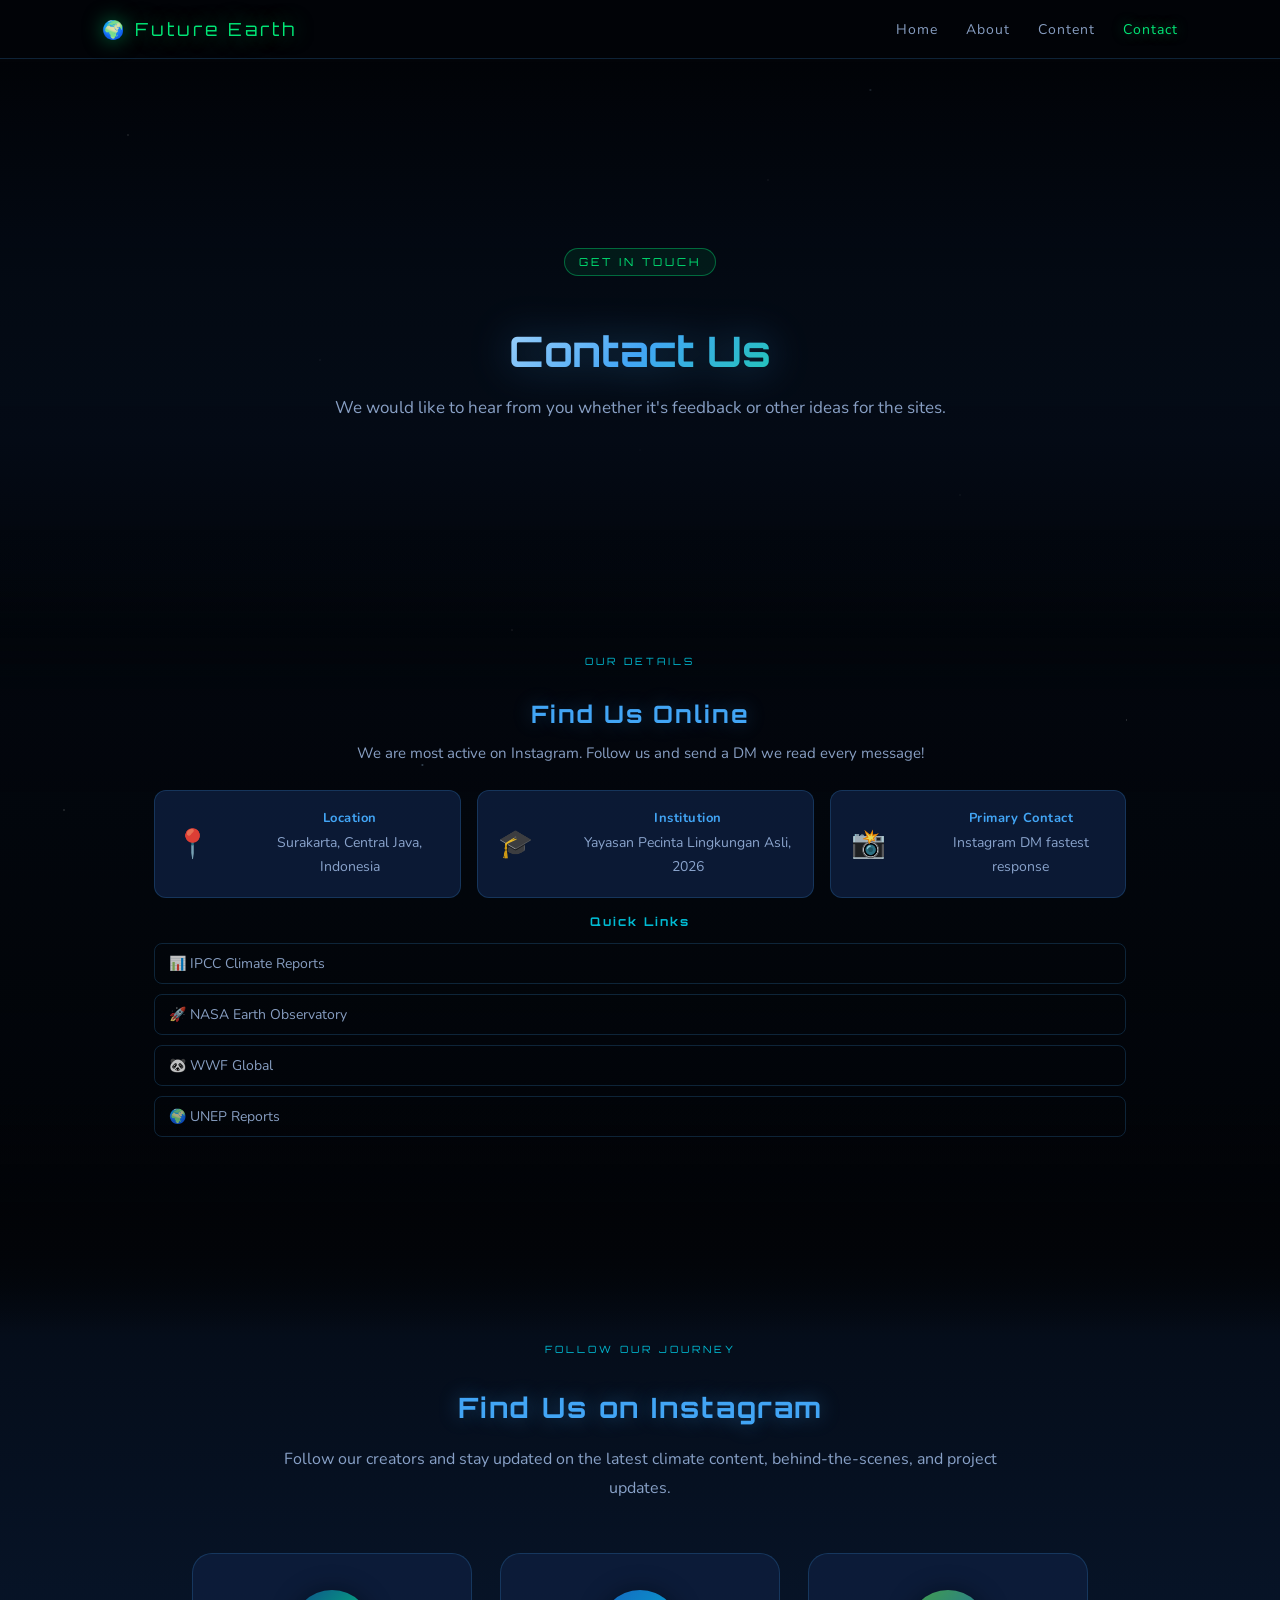
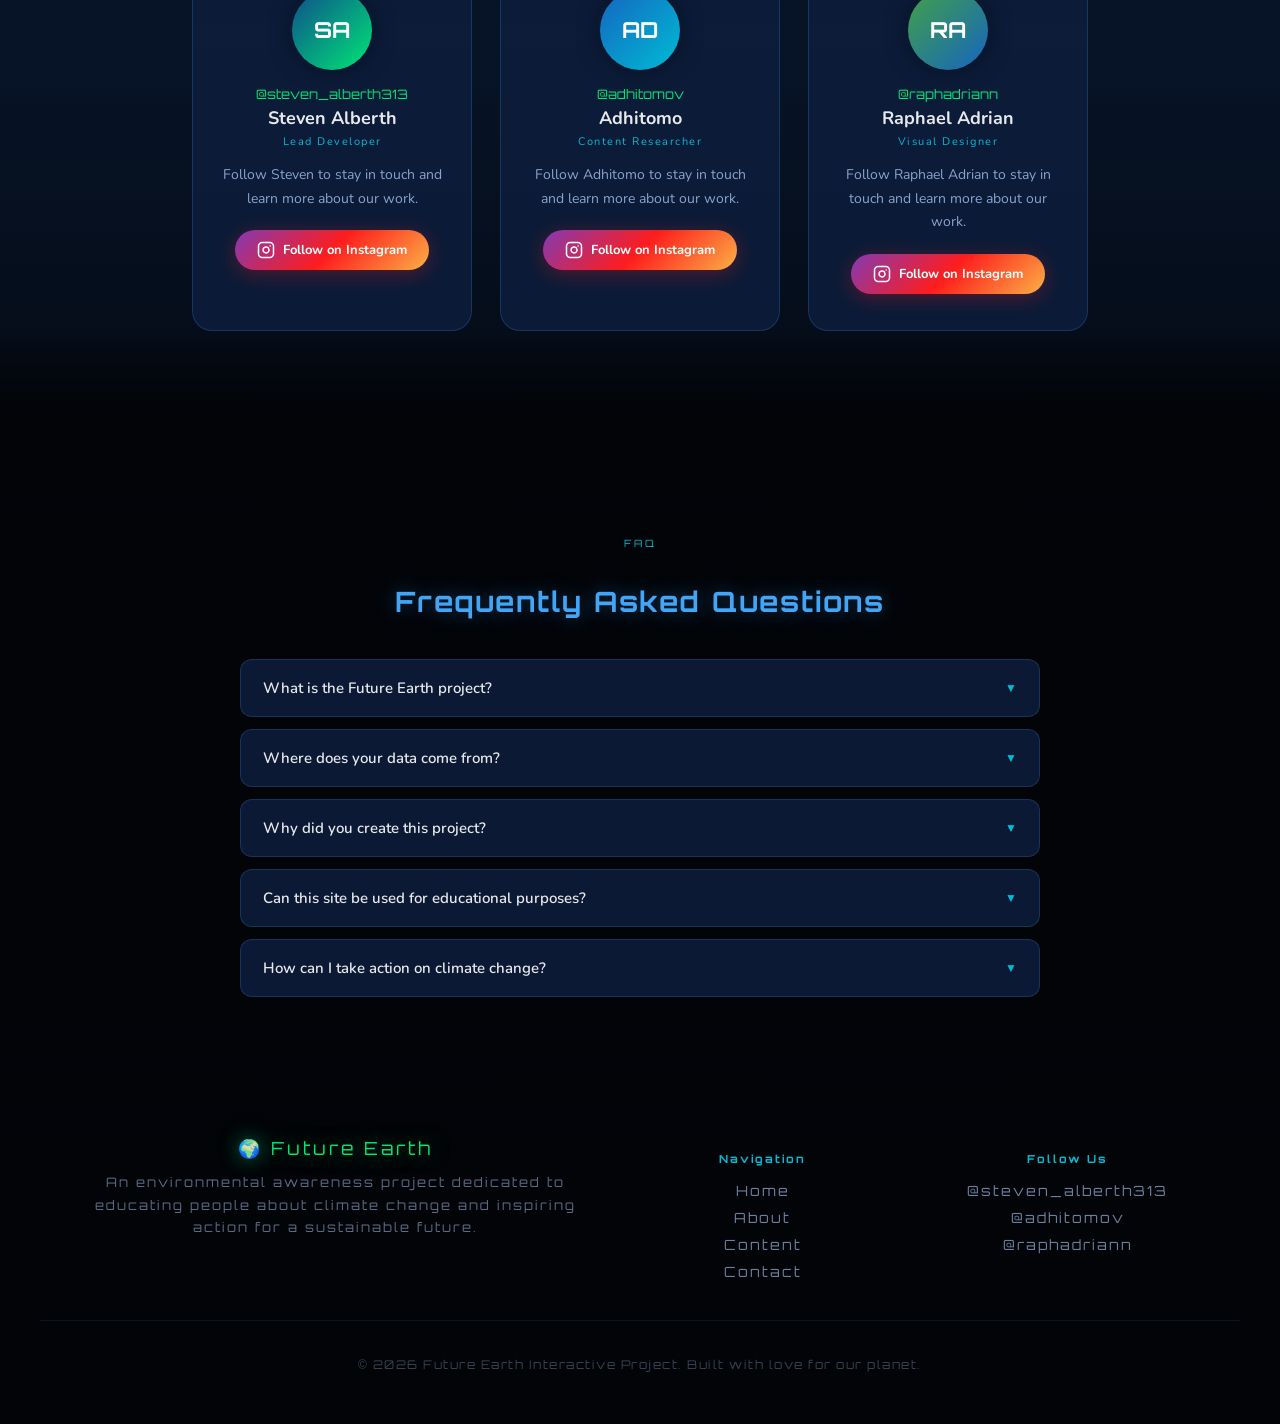
<file: contact.html>
<!DOCTYPE html>
<html lang="en">

<head>
  <meta charset="UTF-8">
  <meta name="viewport" content="width=device-width, initial-scale=1.0">
  <title>Future Earth – Contact</title>
  <link rel="icon" type="image/png" href="earth.png">
  <link rel="stylesheet" href="style.css">
  <link href="https://unpkg.com/aos@2.3.1/dist/aos.css" rel="stylesheet">
</head>

<body>

  <nav>
    <a href="index.html" class="nav-logo">🌍 Future Earth</a>
    <button class="nav-toggle" onclick="toggleMenu()">☰</button>
    <ul id="navMenu">
      <li><a href="index.html">Home</a></li>
      <li><a href="about.html">About</a></li>
      <li><a href="content.html">Content</a></li>
      <li><a href="contact.html" class="active">Contact</a></li>
    </ul>
  </nav>

  <header class="page-hero"
    style="background-image:url('https://images.unsplash.com/photo-1451187580459-43490279c0fa?w=1600')">
    <div class="hero-overlay"></div>
    <div class="page-hero-content" data-aos="fade-up">
      <span class="hero-tag">GET IN TOUCH</span>
      <h1>Contact Us</h1>
      <p>We would like to hear from you whether it's feedback or other ideas for the sites.</p>
    </div>
  </header>

  <!-- CONTACT INTRO -->
  <section class="section">
    <div class="section-inner">
      <div class="contact-layout">

        <!-- INFO -->
        <div class="contact-info-wrap" data-aos="fade-left">
          <span class="label">OUR DETAILS</span>
          <h2>Find Us Online</h2>
          <p>We are most active on Instagram. Follow us and send a DM we read every message!</p>

          <div class="contact-info-cards">
            <div class="info-card">
              <div class="info-icon">📍</div>
              <div>
                <strong>Location</strong>
                <p>Surakarta, Central Java, Indonesia</p>
              </div>
            </div>
            <div class="info-card">
              <div class="info-icon">🎓</div>
              <div>
                <strong>Institution</strong>
                <p>Yayasan Pecinta Lingkungan Asli, 2026</p>
              </div>
            </div>
            <div class="info-card">
              <div class="info-icon">📸</div>
              <div>
                <strong>Primary Contact</strong>
                <p>Instagram DM fastest response</p>
              </div>
            </div>
          </div>

          <div class="quick-links">
            <h4>Quick Links</h4>
            <a href="https://ipcc.ch" target="_blank" class="quick-link">📊 IPCC Climate Reports</a>
            <a href="https://nasa.gov/earth" target="_blank" class="quick-link">🚀 NASA Earth Observatory</a>
            <a href="https://wwf.org" target="_blank" class="quick-link">🐼 WWF Global</a>
            <a href="https://unep.org" target="_blank" class="quick-link">🌍 UNEP Reports</a>
          </div>
        </div>

      </div>
    </div>
  </section>

  <!-- TEAM INSTAGRAM -->
  <section class="section dark">
    <div class="section-inner">
      <span class="label" data-aos="fade-up">FOLLOW OUR JOURNEY</span>
      <h2 data-aos="fade-up">Find Us on Instagram</h2>
      <p class="section-sub" data-aos="fade-up">Follow our creators and stay updated on the latest climate content,
        behind-the-scenes, and project updates.</p>

      <div class="ig-cards" data-aos="fade-up">

        <div class="ig-card">
          <div class="ig-avatar" style="background:linear-gradient(135deg,#0e4d8c,#00e676)">SA</div>
          <div class="ig-handle">@steven_alberth313</div>
          <div class="ig-name">Steven Alberth</div>
          <div class="ig-role">Lead Developer</div>
          <p>Follow Steven to stay in touch and learn more about our work.
          </p>
          <a href="https://instagram.com/steven_alberth313" target="_blank" class="btn-ig">
            <svg xmlns="http://www.w3.org/2000/svg" width="18" height="18" viewBox="0 0 24 24" fill="none"
              stroke="currentColor" stroke-width="2" stroke-linecap="round" stroke-linejoin="round">
              <rect x="2" y="2" width="20" height="20" rx="5" ry="5" />
              <path d="M16 11.37A4 4 0 1 1 12.63 8 4 4 0 0 1 16 11.37z" />
              <line x1="17.5" y1="6.5" x2="17.51" y2="6.5" />
            </svg>
            Follow on Instagram
          </a>
        </div>

        <div class="ig-card">
          <div class="ig-avatar" style="background:linear-gradient(135deg,#1565c0,#00bcd4)">AD</div>
          <div class="ig-handle">@adhitomov</div>
          <div class="ig-name">Adhitomo</div>
          <div class="ig-role">Content Researcher</div>
          <p>Follow Adhitomo to stay in touch and learn more about our work.</p>
          <a href="https://instagram.com/adhitomov" target="_blank" class="btn-ig">
            <svg xmlns="http://www.w3.org/2000/svg" width="18" height="18" viewBox="0 0 24 24" fill="none"
              stroke="currentColor" stroke-width="2" stroke-linecap="round" stroke-linejoin="round">
              <rect x="2" y="2" width="20" height="20" rx="5" ry="5" />
              <path d="M16 11.37A4 4 0 1 1 12.63 8 4 4 0 0 1 16 11.37z" />
              <line x1="17.5" y1="6.5" x2="17.51" y2="6.5" />
            </svg>
            Follow on Instagram
          </a>
        </div>

        <div class="ig-card">
          <div class="ig-avatar" style="background:linear-gradient(135deg,#43a047,#1565c0)">RA</div>
          <div class="ig-handle">@raphadriann</div>
          <div class="ig-name">Raphael Adrian</div>
          <div class="ig-role">Visual Designer</div>
          <p>Follow Raphael Adrian to stay in touch and learn more about our work.</p>
          <a href="https://instagram.com/raphadriann" target="_blank" class="btn-ig">
            <svg xmlns="http://www.w3.org/2000/svg" width="18" height="18" viewBox="0 0 24 24" fill="none"
              stroke="currentColor" stroke-width="2" stroke-linecap="round" stroke-linejoin="round">
              <rect x="2" y="2" width="20" height="20" rx="5" ry="5" />
              <path d="M16 11.37A4 4 0 1 1 12.63 8 4 4 0 0 1 16 11.37z" />
              <line x1="17.5" y1="6.5" x2="17.51" y2="6.5" />
            </svg>
            Follow on Instagram
          </a>
        </div>

      </div>
    </div>
  </section>

  <!-- FAQ -->
  <section class="section">
    <div class="section-inner">
      <span class="label" data-aos="fade-up">FAQ</span>
      <h2 data-aos="fade-up">Frequently Asked Questions</h2>
      <div class="faq-list" data-aos="fade-up">

        <div class="faq-item" onclick="toggleFaq(this)">
          <div class="faq-q">What is the Future Earth project? <span class="faq-arrow">▼</span></div>
          <div class="faq-a">Future Earth is a student-created interactive web project focused on raising awareness
            about climate change and environmental issues. We use data visualization, interactive tools, and educational
            content to help people understand the urgency of the climate crisis and what they can do about it.</div>
        </div>

        <div class="faq-item" onclick="toggleFaq(this)">
          <div class="faq-q">Where does your data come from? <span class="faq-arrow">▼</span></div>
          <div class="faq-a">All our data is sourced from internationally recognized scientific organizations including
            NASA, the IPCC (Intergovernmental Panel on Climate Change), NOAA, UNEP, WWF, and peer-reviewed scientific
            journals such as Nature and Science. We strive to keep our information current and accurate.</div>
        </div>

        <div class="faq-item" onclick="toggleFaq(this)">
          <div class="faq-q">Why did you create this project? <span class="faq-arrow">▼</span></div>
          <div class="faq-a">We created Future Earth to raise awareness about the urgency of climate change and to show that everyone has a role in shaping the future. Small actions, when multiplied, can lead to meaningful change.</div>
        </div>

        <div class="faq-item" onclick="toggleFaq(this)">
          <div class="faq-q">Can this site be used for educational purposes? <span class="faq-arrow">▼</span></div>
          <div class="faq-a">Yes, Our content is created for educational purposes and we encourage sharing it for
            non-commercial use. If you use our materials, please credit Future Earth and link back to our website.</div>
        </div>

        <div class="faq-item" onclick="toggleFaq(this)">
          <div class="faq-q">How can I take action on climate change? <span class="faq-arrow">▼</span></div>
          <div class="faq-a">Visit our Content page and explore the “Take Action” section to discover simple yet impactful ways you can help the planet. From reducing plastic use to making more sustainable lifestyle choices, every step matters. You can also try our interactive waste-sorting minigame to test your knowledge and take part in our pledge to commit to real change. Every action, no matter how small, makes a difference.</div>
        </div>

      </div>
    </div>
  </section>

  <footer>
    <div class="footer-inner">
      <div class="footer-brand">
        <span class="nav-logo">🌍 Future Earth</span>
        <p>An environmental awareness project dedicated to educating people about climate change and inspiring action
          for a sustainable future.</p>
      </div>
      <div class="footer-links">
        <h4>Navigation</h4>
        <ul>
          <li><a href="index.html">Home</a></li>
          <li><a href="about.html">About</a></li>
          <li><a href="content.html">Content</a></li>
          <li><a href="contact.html">Contact</a></li>
        </ul>
      </div>
      <div class="footer-links">
        <h4>Follow Us</h4>
        <ul>
          <li><a href="https://instagram.com/steven_alberth313" target="_blank">@steven_alberth313</a></li>
          <li><a href="https://instagram.com/adhitomov" target="_blank">@adhitomov</a></li>
          <li><a href="https://instagram.com/raphadriann" target="_blank">@raphadriann</a></li>
        </ul>
      </div>
    </div>
    <div class="footer-bottom">
      <p>© 2026 Future Earth Interactive Project. Built with love for our planet.</p>
    </div>
  </footer>

  <script src="https://unpkg.com/aos@2.3.1/dist/aos.js"></script>
  <script>
    AOS.init({ duration: 800, once: true });
    function toggleMenu() { document.getElementById('navMenu').classList.toggle('open'); }

    function submitForm() {
      const name = document.getElementById('contactName').value;
      const email = document.getElementById('contactEmail').value;
      const message = document.getElementById('contactMessage').value;
      if (!name || !email || !message) { alert('Please fill in all required fields.'); return; }
      document.getElementById('formSuccess').style.display = 'block';
    }

    function toggleFaq(el) {
      el.classList.toggle('open');
    }
  </script>
</body>

</html>
</file>
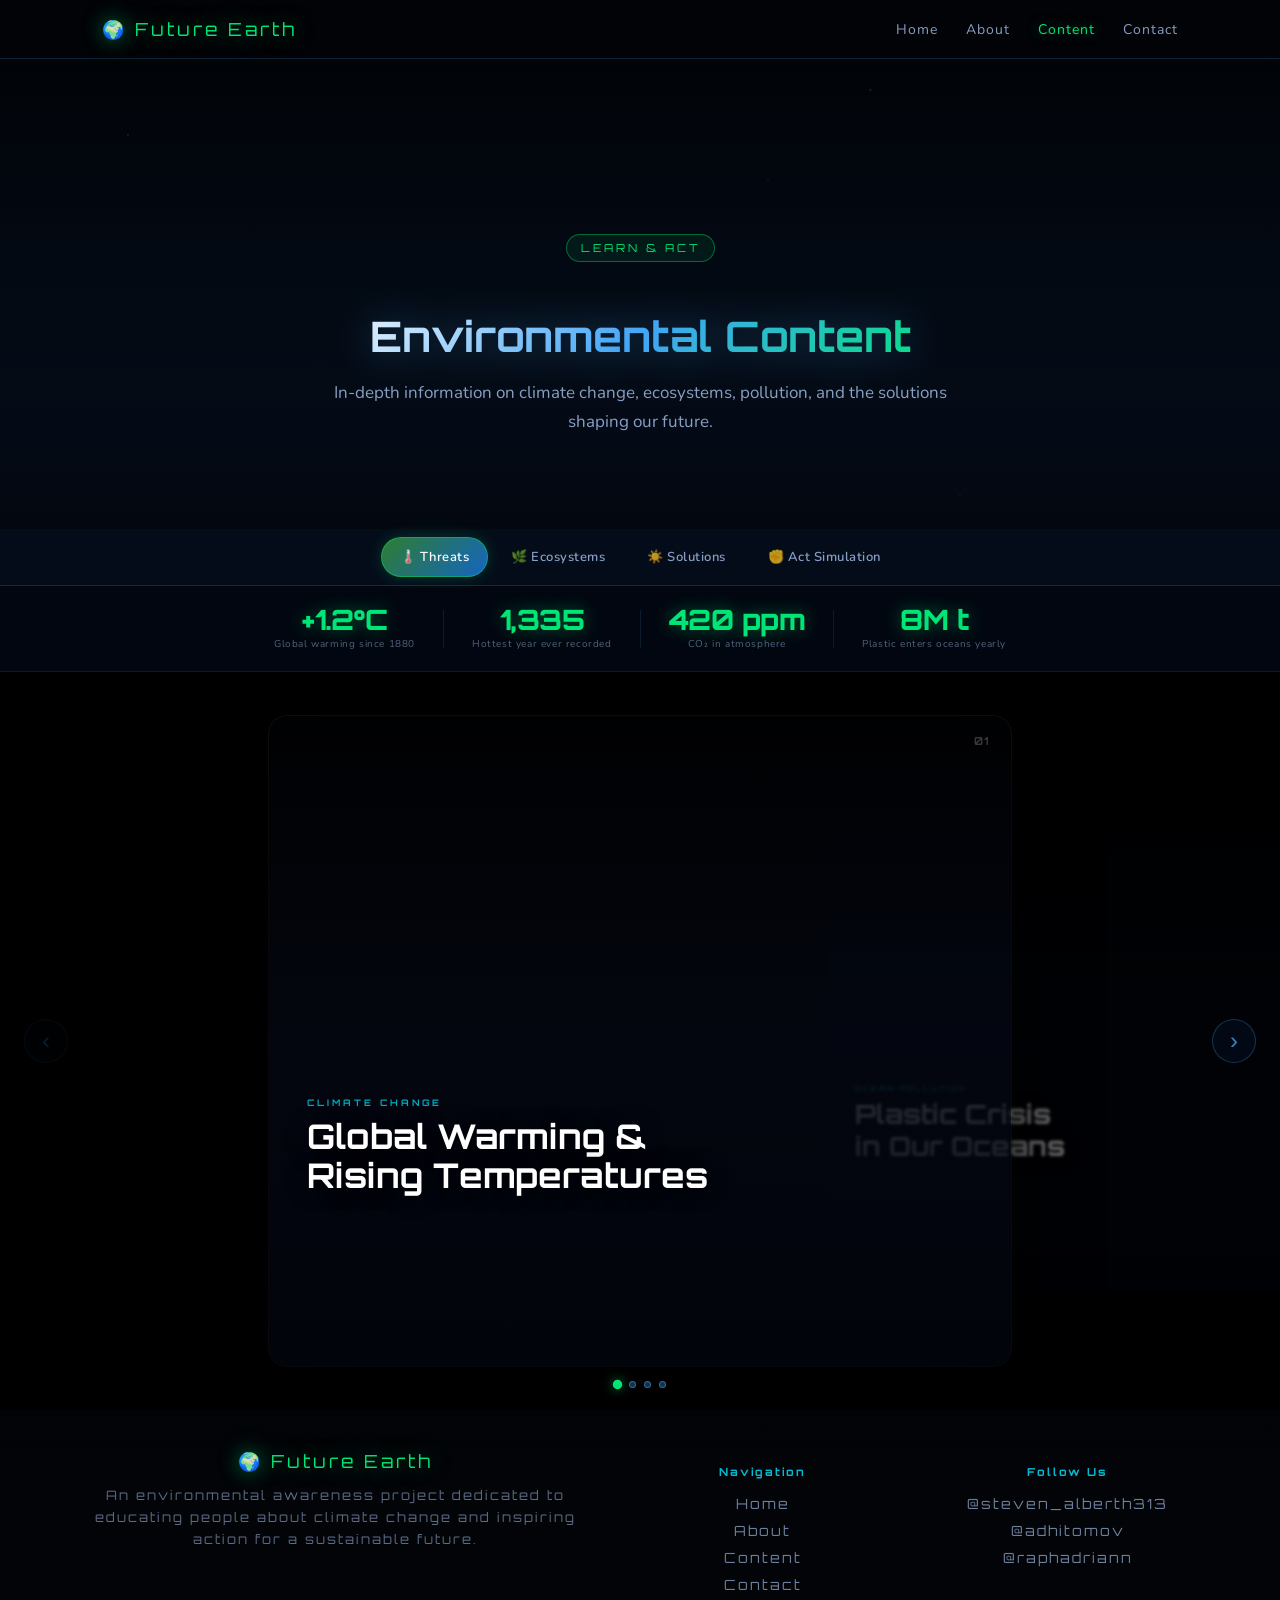
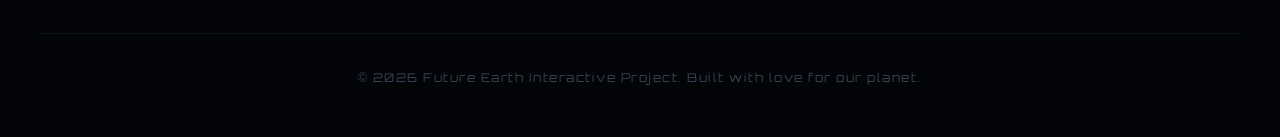
<file: content.html>
<!DOCTYPE html>
<html lang="en">

<head>
  <meta charset="UTF-8">
  <meta name="viewport" content="width=device-width, initial-scale=1.0">
  <title>Future Earth – Content</title>
  <link rel="icon" type="image/png" href="earth.png">
  <link rel="stylesheet" href="style.css">
  <link href="https://unpkg.com/aos@2.3.1/dist/aos.css" rel="stylesheet">
</head>

<body>

  <nav>
    <a href="index.html" class="nav-logo">🌍 Future Earth</a>
    <button class="nav-toggle" onclick="toggleMenu()">☰</button>
    <ul id="navMenu">
      <li><a href="index.html">Home</a></li>
      <li><a href="about.html">About</a></li>
      <li><a href="content.html" class="active">Content</a></li>
      <li><a href="contact.html">Contact</a></li>
    </ul>
  </nav>

  <header class="page-hero"
    style="background-image:url('https://cdn.pixabay.com/photo/2018/10/28/16/11/volcano-3779159_1280.jpg')">
    <div class="hero-overlay"></div>
    <div class="page-hero-content" data-aos="fade-up">
      <span class="hero-tag">LEARN & ACT</span>
      <h1>Environmental Content</h1>
      <p>In-depth information on climate change, ecosystems, pollution, and the solutions shaping our future.</p>
    </div>
  </header>

  <!-- TABS NAV -->
  <div class="tabs-bar">
    <button class="tab-btn active" onclick="showTab('threats')">🌡️ Threats</button>
    <button class="tab-btn" onclick="showTab('ecosystems')">🌿 Ecosystems</button>
    <button class="tab-btn" onclick="showTab('solutions')">☀️ Solutions</button>
    <button class="tab-btn" onclick="showTab('action')">✊ Act Simulation</button>
  </div>

  <!-- TAB: THREATS — Cinematic Storytelling -->
  <div id="tab-threats" class="tab-content active">

    <!-- Stat ribbon -->
    <div class="cn-ribbon">
      <div class="cn-rstat"><span class="cn-rnum" data-target="1.2" data-suffix="°C" data-decimal="1" data-prefix="+">+0°C</span><span class="cn-rdesc">Global warming since 1880</span></div>
      <div class="cn-rsep"></div>
      <div class="cn-rstat"><span class="cn-rnum" data-target="2023" data-suffix="" data-isint="1">0</span><span class="cn-rdesc">Hottest year ever recorded</span></div>
      <div class="cn-rsep"></div>
      <div class="cn-rstat"><span class="cn-rnum" data-target="420" data-suffix=" ppm">0 ppm</span><span class="cn-rdesc">CO₂ in atmosphere</span></div>
      <div class="cn-rsep"></div>
      <div class="cn-rstat"><span class="cn-rnum" data-target="8" data-suffix="M t">0M t</span><span class="cn-rdesc">Plastic enters oceans yearly</span></div>
    </div>

    <!-- Spotlight carousel -->
    <div class="cn-stage" id="cnThreatStage">

      <button class="cn-arrow cn-arrow-l" id="cnThreatPrev" aria-label="Previous">&#8249;</button>
      <button class="cn-arrow cn-arrow-r" id="cnThreatNext" aria-label="Next">&#8250;</button>

      <div class="cn-track" id="cnThreatTrack">

        <!-- CARD 1 -->
        <div class="cn-card cn-active" data-index="0">
          <div class="cn-bg" style="background-image:url('https://media.gettyimages.com/id/1628192448/photo/svalbard-and-jan-mayen-a-view-of-the-partially-melting-glaciers-as-a-polar-bears-one-of-the.jpg?s=612x612&w=0&k=20&c=ZxSiqqUIY1ULpa59T9vfH4hRckEahjGfLr-IkRJIAec=')"></div>
          <div class="cn-fog"></div>
          <div class="cn-glitch"></div>
          <div class="cn-body">
            <span class="cn-tag">CLIMATE CHANGE</span>
            <h3 class="cn-title">Global Warming &amp;<br>Rising Temperatures</h3>
            <p class="cn-hook">Earth is heating faster than any time in 2,000 years.</p>
            <ul class="cn-pts">
              <li>Fossil fuels raised temps 1.2°C since industrialization</li>
              <li>3–4°C more by 2100 without aggressive action</li>
              <li>Heat waves, droughts &amp; storms intensifying globally</li>
            </ul>
            <div class="cn-chips">
              <span class="cn-chip red">+1.2°C since 1880</span>
              <span class="cn-chip orange">2023 hottest year</span>
              <span class="cn-chip blue">420 ppm CO₂</span>
            </div>
          </div>
          <div class="cn-num-badge">01</div>
        </div>

        <!-- CARD 2 -->
        <div class="cn-card" data-index="1">
          <div class="cn-bg" style="background-image:url('https://cdn.pixabay.com/photo/2026/03/23/16/47/pixelwanderer-sea-turtle-10188870_1280.jpg')"></div>
          <div class="cn-fog"></div>
          <div class="cn-glitch"></div>
          <div class="cn-body">
            <span class="cn-tag">OCEAN POLLUTION</span>
            <h3 class="cn-title">Plastic Crisis<br>in Our Oceans</h3>
            <p class="cn-hook">Our oceans are drowning in plastic we created.</p>
            <ul class="cn-pts">
              <li>8 million tons dumped into oceans every year</li>
              <li>Microplastics found in human blood &amp; unborn fetuses</li>
              <li>700+ marine species directly threatened with extinction</li>
            </ul>
            <div class="cn-chips">
              <span class="cn-chip red">8M tons/year</span>
              <span class="cn-chip blue">700+ species at risk</span>
            </div>
          </div>
          <div class="cn-num-badge">02</div>
        </div>

        <!-- CARD 3 -->
        <div class="cn-card" data-index="2">
          <div class="cn-bg" style="background-image:url('https://cdn.pixabay.com/photo/2022/05/15/17/25/forest-7198607_1280.jpg')"></div>
          <div class="cn-fog"></div>
          <div class="cn-glitch"></div>
          <div class="cn-body">
            <span class="cn-tag">DEFORESTATION</span>
            <h3 class="cn-title">Disappearing<br>Forests</h3>
            <p class="cn-hook">We lose a forest the size of South Korea every single year.</p>
            <ul class="cn-pts">
              <li>10 million hectares destroyed annually worldwide</li>
              <li>80% of Earth's land species call forests home</li>
              <li>Amazon has already lost 17% of its original area</li>
            </ul>
            <div class="cn-chips">
              <span class="cn-chip orange">10M ha/year</span>
              <span class="cn-chip blue">17% Amazon lost</span>
            </div>
          </div>
          <div class="cn-num-badge">03</div>
        </div>

        <!-- CARD 4 -->
        <div class="cn-card" data-index="3">
          <div class="cn-bg" style="background-image:url('https://ichef.bbci.co.uk/ace/ws/800/cpsprodpb/99f1/live/f61767b0-f8db-11ef-8c03-7dfdbeeb2526.jpg.webp')"></div>
          <div class="cn-fog"></div>
          <div class="cn-glitch"></div>
          <div class="cn-body">
            <span class="cn-tag">SEA LEVEL RISE</span>
            <h3 class="cn-title">Coastal Cities<br>Under Threat</h3>
            <p class="cn-hook">1 billion people live in areas that may be submerged.</p>
            <ul class="cn-pts">
              <li>Sea levels rose +20 cm since the late 19th century</li>
              <li>Up to 1 meter more by 2100 on current trajectory</li>
              <li>Jakarta, Miami, Mumbai face catastrophic flood risk</li>
            </ul>
            <div class="cn-chips">
              <span class="cn-chip red">+20cm since 1900</span>
              <span class="cn-chip blue">1B people at risk</span>
            </div>
          </div>
          <div class="cn-num-badge">04</div>
        </div>

      </div><!-- /track -->

      <!-- Dot navigation -->
      <div class="cn-dots" id="cnThreatDots"></div>

    </div><!-- /stage -->
  </div>

  <!-- TAB: ECOSYSTEMS — Spotlight Carousel -->
  <div id="tab-ecosystems" class="tab-content">

    <div class="cn-stage" id="cnEcoStage">

      <button class="cn-arrow cn-arrow-l" id="cnEcoPrev" aria-label="Previous">&#8249;</button>
      <button class="cn-arrow cn-arrow-r" id="cnEcoNext" aria-label="Next">&#8250;</button>

      <div class="cn-track" id="cnEcoTrack">

        <div class="cn-card cn-active" data-index="0">
          <div class="cn-bg" style="background-image:url('https://grist.org/wp-content/uploads/2024/04/GettyImages_CORAL_BLEACHING_2024.jpg?resize=1200%2C675&quality=75&strip=all')"></div>
          <div class="cn-fog"></div>
          <div class="cn-glitch"></div>
          <div class="cn-body">
            <span class="cn-tag">🪸 OCEAN</span>
            <h3 class="cn-title">Coral Reef<br>Crisis</h3>
            <p class="cn-hook">Coral reefs are the rainforests of the sea and they're bleaching.</p>
            <ul class="cn-pts">
              <li>Support 25% of all marine species on &lt;1% of ocean floor</li>
              <li>50% of the Great Barrier Reef bleached since 2016</li>
              <li>At 2°C warming, 99% of coral reefs will disappear</li>
            </ul>
            <div class="cn-chips"><span class="cn-chip red">50% GBR bleached</span><span class="cn-chip blue">25% marine species</span></div>
          </div>
          <div class="cn-num-badge">01</div>
        </div>

        <div class="cn-card" data-index="1">
          <div class="cn-bg" style="background-image:url('https://plus.unsplash.com/premium_photo-1664012343376-fa9647b9d897?q=80&w=774&auto=format&fit=crop&ixlib=rb-4.1.0&ixid=M3wxMjA3fDB8MHxwaG90by1wYWdlfHx8fGVufDB8fHx8fA%3D%3D')"></div>
          <div class="cn-fog"></div>
          <div class="cn-glitch"></div>
          <div class="cn-body">
            <span class="cn-tag">🧊 POLAR</span>
            <h3 class="cn-title">Melting Arctic<br>&amp; Antarctic</h3>
            <p class="cn-hook">The Arctic warms 4× faster than the rest of the planet.</p>
            <ul class="cn-pts">
              <li>Summer sea ice declined 40%+ since 1979</li>
              <li>Permafrost melt releases methane, dangerous for the environment.</p>

              </li>
              <li>Polar bears, walruses &amp; foxes losing critical habitat</li>
            </ul>
            <div class="cn-chips"><span class="cn-chip red">40% ice lost</span><span class="cn-chip orange">4× faster warming</span></div>
          </div>
          <div class="cn-num-badge">02</div>
        </div>

        <div class="cn-card" data-index="2">
          <div class="cn-bg" style="background-image:url('https://plus.unsplash.com/premium_photo-1687428554388-395f7f690ddb?q=80&w=885&auto=format&fit=crop&ixlib=rb-4.1.0&ixid=M3wxMjA3fDB8MHxwaG90by1wYWdlfHx8fGVufDB8fHx8fA%3D%3D')"></div>
          <div class="cn-fog"></div>
          <div class="cn-glitch"></div>
          <div class="cn-body">
            <span class="cn-tag">🌿 FOREST</span>
            <h3 class="cn-title">Tropical<br>Rainforests</h3>
            <p class="cn-hook">The Amazon holds 10% of all species and it's near a tipping point.</p>
            <ul class="cn-pts">
              <li>Deforestation pushing forests toward permanent savanna</li>
              <li>Centuries of stored carbon at risk of release</li>
              <li>Indigenous communities and biodiversity under threat</li>
            </ul>
            <div class="cn-chips"><span class="cn-chip orange">10% all species</span><span class="cn-chip blue">Tipping point near</span></div>
          </div>
          <div class="cn-num-badge">03</div>
        </div>

        <div class="cn-card" data-index="3">
          <div class="cn-bg" style="background-image:url('https://images.pexels.com/photos/7747613/pexels-photo-7747613.jpeg?_gl=1*sgg281*_ga*NTMxNjM0MzUxLjE3NzQ0MjYzNzY.*_ga_8JE65Q40S6*czE3NzQ0NTg0MTMkbzIkZzEkdDE3NzQ0NTg3NDIkajQyJGwwJGgw')"></div>
          <div class="cn-fog"></div>
          <div class="cn-glitch"></div>
          <div class="cn-body">
            <span class="cn-tag">💧 WETLANDS</span>
            <h3 class="cn-title">Disappearing<br>Wetlands</h3>
            <p class="cn-hook">Wetlands store twice the carbon of all forests combined.</p>
            <ul class="cn-pts">
              <li>35% of world's wetlands lost since 1900</li>
              <li>Cover only 6% of Earth yet absorb massive carbon</li>
              <li>Critical for flood protection and freshwater supply</li>
            </ul>
            <div class="cn-chips"><span class="cn-chip red">35% lost since 1900</span><span class="cn-chip blue">2× carbon storage</span></div>
          </div>
          <div class="cn-num-badge">04</div>
        </div>

        <div class="cn-card" data-index="4">
          <div class="cn-bg" style="background-image:url('https://images.pexels.com/photos/4556928/pexels-photo-4556928.jpeg?_gl=1*1sr4mbo*_ga*NTMxNjM0MzUxLjE3NzQ0MjYzNzY.*_ga_8JE65Q40S6*czE3NzQ0NTg0MTMkbzIkZzEkdDE3NzQ0NTg4MjQkajQyJGwwJGgw')"></div>
          <div class="cn-fog"></div>
          <div class="cn-glitch"></div>
          <div class="cn-body">
            <span class="cn-tag">🦁 GRASSLAND</span>
            <h3 class="cn-title">Savanna &amp;<br>Grasslands</h3>
            <p class="cn-hook">Africa's iconic wildlife faces unprecedented pressure.</p>
            <ul class="cn-pts">
              <li>Savannas cover 20% of Earth's land surface</li>
              <li>Overgrazing &amp; agriculture degrading ecosystems fast</li>
              <li>Elephants, lions &amp; cheetahs losing critical territory</li>
            </ul>
            <div class="cn-chips"><span class="cn-chip orange">20% of Earth's land</span></div>
          </div>
          <div class="cn-num-badge">05</div>
        </div>

        <div class="cn-card" data-index="5">
          <div class="cn-bg" style="background-image:url('https://images.pexels.com/photos/35994514/pexels-photo-35994514.jpeg?_gl=1*1xkb5vt*_ga*NTMxNjM0MzUxLjE3NzQ0MjYzNzY.*_ga_8JE65Q40S6*czE3NzQ0NTg0MTMkbzIkZzEkdDE3NzQ0NTg4ODEkajQ5JGwwJGgw')"></div>
          <div class="cn-fog"></div>
          <div class="cn-glitch"></div>
          <div class="cn-body">
            <span class="cn-tag">🏔️ ALPINE</span>
            <h3 class="cn-title">Mountain Glaciers<br>&amp; Freshwater</h3>
            <p class="cn-hook">2 billion people depend on glaciers that are rapidly disappearing.</p>
            <ul class="cn-pts">
              <li>90%+ of world's glaciers in retreat</li>
              <li>Hindu Kush Himalaya could lose ⅔ of glaciers by 2100</li>
              <li>Seasonal freshwater cycles disrupted for hundreds of millions</li>
            </ul>
            <div class="cn-chips"><span class="cn-chip red">90%+ retreating</span><span class="cn-chip blue">2B people at risk</span></div>
          </div>
          <div class="cn-num-badge">06</div>
        </div>

      </div><!-- /track -->

      <div class="cn-dots" id="cnEcoDots"></div>

    </div><!-- /stage -->
  </div>

  <!-- TAB: SOLUTIONS — Floating Objects Interactive -->
  <div id="tab-solutions" class="tab-content">
    <section class="sol-universe" id="solUniverse">

      <!-- Ambient glow that spreads when item clicked -->
      <div class="sol-ambient" id="solAmbient"></div>

      <!-- Floating objects -->
      <div class="sol-object" id="solObj0" data-index="0" onclick="solOpen(0)">
        <div class="sol-glow" style="--gc:#ffd600"></div>
        <!-- Sun SVG -->
        <svg viewBox="0 0 120 120" xmlns="http://www.w3.org/2000/svg" class="sol-svg">
          <circle cx="60" cy="60" r="28" fill="#ffd600" opacity="0.95"/>
          <circle cx="60" cy="60" r="22" fill="#ffea00"/>
          <circle cx="60" cy="60" r="16" fill="#fff59d"/>
          <!-- Rays -->
          <g stroke="#ffd600" stroke-width="4" stroke-linecap="round">
            <line x1="60" y1="8"  x2="60" y2="20"/>
            <line x1="60" y1="100" x2="60" y2="112"/>
            <line x1="8"  y1="60" x2="20" y2="60"/>
            <line x1="100" y1="60" x2="112" y2="60"/>
            <line x1="23" y1="23" x2="32" y2="32"/>
            <line x1="88" y1="88" x2="97" y2="97"/>
            <line x1="97" y1="23" x2="88" y2="32"/>
            <line x1="23" y1="97" x2="32" y2="88"/>
          </g>
        </svg>
      </div>

      <div class="sol-object" id="solObj1" data-index="1" onclick="solOpen(1)">
        <div class="sol-glow" style="--gc:#1b5e20"></div>
        <!-- Tree SVG -->
        <svg viewBox="0 0 120 140" xmlns="http://www.w3.org/2000/svg" class="sol-svg">
          <rect x="52" y="100" width="16" height="36" rx="4" fill="#4e342e"/>
          <ellipse cx="60" cy="90" rx="42" ry="35" fill="#1b5e20" opacity="0.8"/>
          <ellipse cx="40" cy="80" rx="32" ry="26" fill="#2e7d32"/>
          <ellipse cx="80" cy="78" rx="32" ry="26" fill="#2e7d32"/>
          <ellipse cx="60" cy="60" rx="36" ry="30" fill="#388e3c"/>
          <ellipse cx="45" cy="48" rx="26" ry="22" fill="#43a047"/>
          <ellipse cx="75" cy="46" rx="26" ry="22" fill="#43a047"/>
          <ellipse cx="60" cy="34" rx="28" ry="24" fill="#4caf50"/>
          <ellipse cx="60" cy="20" rx="18" ry="15" fill="#66bb6a"/>
        </svg>
      </div>

      <div class="sol-object" id="solObj2" data-index="2" onclick="solOpen(2)">
        <div class="sol-glow" style="--gc:#b0bec5"></div>
        <!-- Building SVG -->
        <svg viewBox="0 0 100 140" xmlns="http://www.w3.org/2000/svg" class="sol-svg">
          <rect x="20" y="40" width="60" height="100" rx="2" fill="#37474f"/>
          <rect x="28" y="50" width="44" height="90" rx="2" fill="#455a64"/>
          <!-- Windows -->
          <g fill="#80deea" opacity="0.7">
            <rect x="34" y="58" width="10" height="8" rx="1"/>
            <rect x="50" y="58" width="10" height="8" rx="1"/>
            <rect x="34" y="74" width="10" height="8" rx="1"/>
            <rect x="50" y="74" width="10" height="8" rx="1"/>
            <rect x="34" y="90" width="10" height="8" rx="1"/>
            <rect x="50" y="90" width="10" height="8" rx="1"/>
            <rect x="34" y="106" width="10" height="8" rx="1"/>
            <rect x="50" y="106" width="10" height="8" rx="1"/>
          </g>
          <!-- Antenna -->
          <rect x="47" y="15" width="6" height="28" rx="2" fill="#546e7a"/>
          <circle cx="50" cy="13" r="5" fill="#78909c"/>
          <!-- Roof solar panels -->
          <rect x="30" y="38" width="18" height="6" rx="1" fill="#42a5f5" opacity="0.8"/>
          <rect x="52" y="38" width="18" height="6" rx="1" fill="#42a5f5" opacity="0.8"/>
        </svg>
      </div>

      <div class="sol-object" id="solObj3" data-index="3" onclick="solOpen(3)">
        <div class="sol-glow" style="--gc:#e0e0e0"></div>
        <!-- Sack / agriculture bag SVG -->
        <svg viewBox="0 0 110 130" xmlns="http://www.w3.org/2000/svg" class="sol-svg">
          <!-- Bag body -->
          <ellipse cx="55" cy="80" rx="38" ry="44" fill="#f5f5f5" opacity="0.95"/>
          <ellipse cx="55" cy="80" rx="34" ry="40" fill="#eeeeee"/>
          <!-- Tie at top -->
          <ellipse cx="55" cy="38" rx="16" ry="8" fill="#bdbdbd"/>
          <path d="M39 38 Q55 28 71 38" stroke="#9e9e9e" stroke-width="3" fill="none"/>
          <!-- Cross-stitch texture -->
          <g stroke="#bdbdbd" stroke-width="1.5" opacity="0.5">
            <line x1="30" y1="65" x2="80" y2="65"/>
            <line x1="24" y1="80" x2="86" y2="80"/>
            <line x1="28" y1="95" x2="82" y2="95"/>
            <line x1="55" y1="42" x2="55" y2="118"/>
          </g>
          <!-- Leaf detail -->
          <path d="M44 72 Q55 58 66 72 Q55 80 44 72Z" fill="#a5d6a7" opacity="0.6"/>
        </svg>
      </div>

      <div class="sol-object" id="solObj4" data-index="4" onclick="solOpen(4)">
        <div class="sol-glow" style="--gc:#00c853"></div>
        <!-- Trash bin SVG -->
        <svg viewBox="0 0 100 130" xmlns="http://www.w3.org/2000/svg" class="sol-svg">
          <!-- Lid -->
          <rect x="15" y="20" width="70" height="14" rx="5" fill="#1b5e20"/>
          <rect x="38" y="12" width="24" height="12" rx="4" fill="#2e7d32"/>
          <!-- Body -->
          <path d="M22 34 L26 120 Q50 128 74 120 L78 34 Z" fill="#2e7d32"/>
          <path d="M28 34 L31 115 Q50 122 69 115 L72 34 Z" fill="#388e3c"/>
          <!-- Lines -->
          <g stroke="#1b5e20" stroke-width="2">
            <line x1="40" y1="44" x2="38" y2="112"/>
            <line x1="50" y1="44" x2="50" y2="114"/>
            <line x1="60" y1="44" x2="62" y2="112"/>
          </g>
          <!-- Recycle symbol -->
          <text x="50" y="85" text-anchor="middle" font-size="22" fill="#a5d6a7" opacity="0.8">♻</text>
        </svg>
      </div>

      <div class="sol-object" id="solObj5" data-index="5" onclick="solOpen(5)">
        <div class="sol-glow" style="--gc:#0288d1"></div>
        <!-- Coral SVG -->
        <svg viewBox="0 0 120 130" xmlns="http://www.w3.org/2000/svg" class="sol-svg">
          <!-- Base rock -->
          <ellipse cx="60" cy="118" rx="45" ry="10" fill="#0277bd" opacity="0.5"/>
          <!-- Coral branches -->
          <path d="M60 110 Q60 80 55 60 Q50 40 45 20" stroke="#0288d1" stroke-width="7" fill="none" stroke-linecap="round"/>
          <path d="M60 110 Q60 80 65 60 Q70 40 75 20" stroke="#0288d1" stroke-width="7" fill="none" stroke-linecap="round"/>
          <path d="M55 80 Q42 70 30 65" stroke="#0288d1" stroke-width="5" fill="none" stroke-linecap="round"/>
          <path d="M65 80 Q78 70 90 65" stroke="#0288d1" stroke-width="5" fill="none" stroke-linecap="round"/>
          <path d="M52 60 Q40 50 32 42" stroke="#039be5" stroke-width="4" fill="none" stroke-linecap="round"/>
          <path d="M68 60 Q80 50 88 42" stroke="#039be5" stroke-width="4" fill="none" stroke-linecap="round"/>
          <!-- Bulbs at tips -->
          <g fill="#29b6f6">
            <circle cx="45" cy="20" r="7"/>
            <circle cx="75" cy="20" r="7"/>
            <circle cx="30" cy="65" r="5"/>
            <circle cx="90" cy="65" r="5"/>
            <circle cx="32" cy="42" r="4"/>
            <circle cx="88" cy="42" r="4"/>
          </g>
          <!-- Small fish -->
          <ellipse cx="22" cy="95" rx="8" ry="5" fill="#80d8ff" opacity="0.7"/>
          <path d="M14 95 L8 90 L8 100 Z" fill="#80d8ff" opacity="0.7"/>
        </svg>
      </div>

      <!-- Click hint -->
      <div class="sol-hint" id="solHint">
        <span class="sol-hint-pulse"></span>
        Click any element to explore
      </div>

      <!-- Info card overlay -->
      <div class="sol-card-overlay" id="solCardOverlay" onclick="solClose(event)">
        <div class="sol-card" id="solCard" onclick="event.stopPropagation()">
          <button class="sol-close" onclick="solClose()">✕</button>
          <div class="sol-card-icon" id="solCardIcon"></div>
          <div class="sol-card-content">
            <span class="sol-card-label" id="solCardLabel"></span>
            <h3 class="sol-card-title" id="solCardTitle"></h3>
            <p class="sol-card-text" id="solCardText"></p>
            <div class="sol-card-bar-wrap">
              <div class="sol-card-bar" id="solCardBar"></div>
            </div>
            <span class="sol-card-impact" id="solCardImpact"></span>
          </div>
        </div>
      </div>

    </section>
  </div>

  <!-- TAB: ACTION -->
  <div id="tab-action" class="tab-content">

    <section class="section dark">
      <div class="section-inner">
        <span class="label" data-aos="fade-up">YOU CAN MAKE A DIFFERENCE</span>
        <h2 data-aos="fade-up">How to Take Action</h2>
        <p class="section-sub" data-aos="fade-up">Individual action, multiplied by millions of people, creates
          transformational change. Here's where to start.</p>

        <div class="action-grid" data-aos="fade-up">
          <div class="action-card high">
            <div class="action-level">⚡ HIGH IMPACT</div>
            <h3>Switch to Renewable Energy</h3>
            <p>Contact your energy provider to switch to a green tariff, install solar panels, or advocate for renewable
              energy in your community. This single change can reduce your carbon footprint by up to 1.5 tonnes
              CO₂/year.</p>
          </div>
          <div class="action-card high">
            <div class="action-level">⚡ HIGH IMPACT</div>
            <h3>Reduce Air Travel &amp; Car Use</h3>
            <p>A single long-haul flight can produce more CO₂ than months of driving. Take trains, cycle, walk, or use
              public transit. If you must fly, consider carbon offset programs to neutralize the impact.</p>
          </div>
          <div class="action-card medium">
            <div class="action-level">🔶 MEDIUM IMPACT</div>
            <h3>Shift to a Plant-Rich Diet</h3>
            <p>Meat and dairy production accounts for 14.5% of global greenhouse gas emissions. Reducing red meat
              consumption even one day per week significantly lowers your personal carbon footprint and reduces water
              usage.</p>
          </div>
          <div class="action-card medium">
            <div class="action-level">🔶 MEDIUM IMPACT</div>
            <h3>Cut Plastic Use</h3>
            <p>Carry reusable bags, bottles, and containers. Avoid single-use plastics. Support brands that use
              sustainable packaging. Participate in local beach and river cleanups to prevent plastic from reaching the
              ocean.</p>
          </div>
          <div class="action-card low">
            <div class="action-level">🟢 EVERYDAY ACTION</div>
            <h3>Conserve Energy at Home</h3>
            <p>Switch to LED bulbs, unplug devices not in use, use energy-efficient appliances, and set thermostats
              wisely. Small changes add up efficient homes can cut energy bills by 30% and significantly reduce
              emissions.</p>
          </div>
          <div class="action-card low">
            <div class="action-level">🟢 EVERYDAY ACTION</div>
            <h3>Spread Awareness &amp; Vote Green</h3>
            <p>Talk to friends and family about climate change. Share reliable information. Most importantly, vote for
              politicians who prioritize climate policy government action at scale is essential for meeting global
              climate targets.</p>
          </div>
        </div>

        <div class="pledge-box" data-aos="fade-up">
          <h3>🌱 Take the Planet Pledge</h3>
          <p>Commit to at least one action that will reduce your impact on the environment. Share it with friends and
            inspire others to join the movement.</p>
          <div class="pledge-options">
            <label><input type="checkbox"> I will reduce my meat consumption</label>
            <label><input type="checkbox"> I will use reusable bags and bottles</label>
            <label><input type="checkbox"> I will switch to renewable energy</label>
            <label><input type="checkbox"> I will reduce air travel this year</label>
            <label><input type="checkbox"> I will participate in a local cleanup</label>
            <label><input type="checkbox"> I will talk about climate with others</label>
          </div>
          <button class="btn btn-primary" onclick="takePledge()">✊ I Take This Pledge</button>
          <p id="pledgeMsg" style="display:none;margin-top:16px;color:#00e676;font-weight:700;">🌍 Thank you! Every
            action counts. Share this pledge with your friends!</p>
        </div>

      </div>
    </section>

    <!-- ══════════════════════════════════════
         TRASH SORTING GAME
    ══════════════════════════════════════ -->
    <section class="section tsg-section">
      <div class="section-inner">
        <span class="label" data-aos="fade-up">MINI GAME</span>
        <h2 data-aos="fade-up" style="text-align:center;">♻️ Waste Sorting Challenge</h2>
        <p class="section-sub" data-aos="fade-up">Drag & drop (or tap) each item into the correct bin before time runs out. Combos earn bonus points!</p>

        <div class="tsg-wrap" data-aos="fade-up">

          <!-- HUD -->
          <div class="tsg-hud">
            <div class="tsg-stat">
              <div class="tsg-stat-label">SCORE</div>
              <div class="tsg-stat-val" id="tsgScore">0</div>
            </div>
            <div class="tsg-stat center">
              <div class="tsg-stat-label">TIME</div>
              <div class="tsg-stat-val" id="tsgTimer">45</div>
              <div class="tsg-timer-bar-wrap"><div class="tsg-timer-bar" id="tsgTimerBar"></div></div>
            </div>
            <div class="tsg-stat right">
              <div class="tsg-stat-label">COMBO</div>
              <div class="tsg-stat-val" id="tsgCombo">x1</div>
            </div>
          </div>

          <!-- Item stage -->
          <div class="tsg-stage" id="tsgStage">
            <div class="tsg-idle" id="tsgIdle">
              <p>Sort waste into the correct bins!</p>
              <button class="tsg-start-btn" id="tsgStartBtn" onclick="tsgInit()">▶ Start Mission</button>
            </div>
            <div class="tsg-item-wrap" id="tsgItemWrap" style="display:none;">
              <div class="tsg-item" id="tsgItem" draggable="true">?</div>
              <div class="tsg-item-hint" id="tsgItemHint"></div>
            </div>
            <div class="tsg-feedback" id="tsgFeedback"></div>
          </div>

          <!-- Bins -->
          <div class="tsg-bins">
            <div class="tsg-bin organic" id="binOrganic" data-type="organic"
                 ondragover="event.preventDefault()" ondrop="tsgDrop(event,'organic')" onclick="tsgClick('organic')">
              <div class="tsg-bin-icon">🌿</div>
              <div class="tsg-bin-label">Organic</div>
              <div class="tsg-bin-glow"></div>
            </div>
            <div class="tsg-bin paper" id="binPaper" data-type="paper"
                 ondragover="event.preventDefault()" ondrop="tsgDrop(event,'paper')" onclick="tsgClick('paper')">
              <div class="tsg-bin-icon">📄</div>
              <div class="tsg-bin-label">Paper</div>
              <div class="tsg-bin-glow"></div>
            </div>
            <div class="tsg-bin plastic" id="binPlastic" data-type="plastic"
                 ondragover="event.preventDefault()" ondrop="tsgDrop(event,'plastic')" onclick="tsgClick('plastic')">
              <div class="tsg-bin-icon">🥤</div>
              <div class="tsg-bin-label">Plastic</div>
              <div class="tsg-bin-glow"></div>
            </div>
            <div class="tsg-bin metal" id="binMetal" data-type="metal"
                 ondragover="event.preventDefault()" ondrop="tsgDrop(event,'metal')" onclick="tsgClick('metal')">
              <div class="tsg-bin-icon">🥫</div>
              <div class="tsg-bin-label">Metal</div>
              <div class="tsg-bin-glow"></div>
            </div>
          </div>

          <!-- Result screen (hidden) -->
          <div class="tsg-result" id="tsgResult" style="display:none;">
            <div class="tsg-result-inner">
              <div class="tsg-result-emoji" id="tsgResultEmoji">🏆</div>
              <h3 id="tsgResultTitle">Mission Complete!</h3>
              <p id="tsgResultSub"></p>
              <div class="tsg-result-stats">
                <div class="tsg-rs"><span id="tsgRScore">0</span><small>Final Score</small></div>
                <div class="tsg-rs"><span id="tsgRCorrect">0</span><small>Correct</small></div>
                <div class="tsg-rs"><span id="tsgRWrong">0</span><small>Wrong</small></div>
              </div>
              <button class="tsg-start-btn" onclick="tsgInit()">🔄 Play Again</button>
            </div>
          </div>

        </div><!-- /tsg-wrap -->
      </div>
    </section>


  </div>

</div>
  

  <footer>
    <div class="footer-inner">
      <div class="footer-brand">
        <span class="nav-logo">🌍 Future Earth</span>
        <p>An environmental awareness project dedicated to educating people about climate change and inspiring action
          for a sustainable future.</p>
      </div>
      <div class="footer-links">
        <h4>Navigation</h4>
        <ul>
          <li><a href="index.html">Home</a></li>
          <li><a href="about.html">About</a></li>
          <li><a href="content.html">Content</a></li>
          <li><a href="contact.html">Contact</a></li>
        </ul>
      </div>
      <div class="footer-links">
        <h4>Follow Us</h4>
        <ul>
          <li><a href="https://instagram.com/steven_alberth313" target="_blank">@steven_alberth313</a></li>
          <li><a href="https://instagram.com/adhitomov" target="_blank">@adhitomov</a></li>
          <li><a href="https://instagram.com/raphadriann" target="_blank">@raphadriann</a></li>
        </ul>
      </div>
    </div>
    <div class="footer-bottom">
      <p>© 2026 Future Earth Interactive Project. Built with love for our planet.</p>
    </div>
  </footer>

  <script src="https://unpkg.com/aos@2.3.1/dist/aos.js"></script>
  <script>
    AOS.init({ duration: 800, once: true });
    function toggleMenu() { document.getElementById('navMenu').classList.toggle('open'); }

    function showTab(tab) {
      document.querySelectorAll('.tab-content').forEach(t => t.classList.remove('active'));
      document.querySelectorAll('.tab-btn').forEach(b => b.classList.remove('active'));
      document.getElementById('tab-' + tab).classList.add('active');
      event.target.classList.add('active');
    }

    function takePledge() {
      const checked = document.querySelectorAll('.pledge-options input:checked').length;
      if (checked === 0) { alert('Please select at least one pledge!'); return; }
      document.getElementById('pledgeMsg').style.display = 'block';
    }
  
    /* ══════════════════════════════════════
       CN — Cinematic Content Carousel
    ══════════════════════════════════════ */
    (function() {

      /* ── Count-up ── */
      function countUp(el) {
        var target  = parseFloat(el.dataset.target);
        var suffix  = el.dataset.suffix  || '';
        var prefix  = el.dataset.prefix  || '';
        var decimal = el.dataset.decimal ? parseInt(el.dataset.decimal) : 0;
        var isInt   = el.dataset.isint;
        var steps = 50, step = 0;
        var dur = target > 500 ? 1800 : 1100;
        clearInterval(el._ct);
        el._ct = setInterval(function() {
          step++;
          var v = target * (step / steps);
          el.textContent = isInt
            ? Math.round(v).toLocaleString()
            : prefix + (decimal ? v.toFixed(decimal) : Math.round(v)) + suffix;
          if (step >= steps) {
            el.textContent = isInt
              ? target.toLocaleString()
              : prefix + (decimal ? target.toFixed(decimal) : target) + suffix;
            clearInterval(el._ct);
          }
        }, dur / steps);
      }

      var ribbonTriggered = false;
      var ribbon = document.querySelector('.cn-ribbon');
      if (ribbon) {
        new IntersectionObserver(function(entries) {
          if (entries[0].isIntersecting && !ribbonTriggered) {
            ribbonTriggered = true;
            ribbon.querySelectorAll('.cn-rnum').forEach(countUp);
          }
        }, { threshold: 0.4 }).observe(ribbon);
      }

      /* ── Build a carousel ── */
      function buildCarousel(stageId, trackId, prevId, nextId, dotsId) {
        var stage  = document.getElementById(stageId);
        var track  = document.getElementById(trackId);
        var prev   = document.getElementById(prevId);
        var next   = document.getElementById(nextId);
        var dotsEl = document.getElementById(dotsId);
        if (!stage || !track) return;

        var cards = Array.from(track.querySelectorAll('.cn-card'));
        var total = cards.length;
        var cur = 0;
        var animating = false;

        /* Build dots */
        cards.forEach(function(_, i) {
          var d = document.createElement('div');
          d.className = 'cn-dot' + (i === 0 ? ' cn-dot-active' : '');
          d.addEventListener('click', function() { go(i); });
          dotsEl.appendChild(d);
        });
        var dots = Array.from(dotsEl.querySelectorAll('.cn-dot'));

        function updateLayout(idx) {
          cards.forEach(function(c, i) {
            var diff = i - idx;
            c.classList.remove('cn-active','cn-side-l','cn-side-r','cn-far');
            if (diff === 0)        c.classList.add('cn-active');
            else if (diff === -1)  c.classList.add('cn-side-l');
            else if (diff === 1)   c.classList.add('cn-side-r');
            else                   c.classList.add('cn-far');
          });
          dots.forEach(function(d,i){ d.classList.toggle('cn-dot-active', i === idx); });
          if (prev) prev.disabled = idx === 0;
          if (next) next.disabled = idx === total - 1;
        }

        function glitch(card) {
          var g = card.querySelector('.cn-glitch');
          if (!g) return;
          g.classList.remove('cn-glitch-on');
          void g.offsetWidth;
          g.classList.add('cn-glitch-on');
          setTimeout(function(){ g.classList.remove('cn-glitch-on'); }, 480);
        }

        function go(idx) {
          if (idx === cur || animating || idx < 0 || idx >= total) return;
          animating = true;
          var next_card = cards[idx];
          glitch(next_card);
          cur = idx;
          updateLayout(cur);
          setTimeout(function(){ animating = false; }, 600);
        }

        if (prev) prev.addEventListener('click', function(){ go(cur - 1); });
        if (next) next.addEventListener('click', function(){ go(cur + 1); });

        /* Keyboard nav (only when stage in view) */
        document.addEventListener('keydown', function(e) {
          var r = stage.getBoundingClientRect();
          if (r.bottom < 0 || r.top > window.innerHeight) return;
          if (!stage.closest('.tab-content.active')) return;
          if (e.key === 'ArrowRight') go(cur + 1);
          if (e.key === 'ArrowLeft')  go(cur - 1);
        });

        /* Drag / swipe */
        var dragX = null;
        stage.addEventListener('mousedown',  function(e){ dragX = e.clientX; });
        stage.addEventListener('touchstart', function(e){ dragX = e.touches[0].clientX; }, {passive:true});
        function endDrag(ex) {
          if (dragX === null) return;
          var d = ex - dragX;
          if (Math.abs(d) > 55) d < 0 ? go(cur+1) : go(cur-1);
          dragX = null;
        }
        stage.addEventListener('mouseup',   function(e){ endDrag(e.clientX); });
        stage.addEventListener('touchend',  function(e){ endDrag(e.changedTouches[0].clientX); });

        /* Click on side cards to navigate */
        cards.forEach(function(c, i) {
          c.addEventListener('click', function() {
            if (i !== cur) go(i);
          });
        });

        updateLayout(0);
      }

      buildCarousel('cnThreatStage','cnThreatTrack','cnThreatPrev','cnThreatNext','cnThreatDots');
      buildCarousel('cnEcoStage',   'cnEcoTrack',   'cnEcoPrev',  'cnEcoNext',  'cnEcoDots');

    })();

    /* ═══════════════════════════════════════════════════
      TRASH SORTING GAME (TSG) — Enhanced
    ═══════════════════════════════════════════════════ */
    const TSG_ITEMS = [
      // ORGANIC
      { icon: '🍎', label: 'Apple core',      type: 'organic' },
      { icon: '🍌', label: 'Banana peel',     type: 'organic' },
      { icon: '🥦', label: 'Veggie scraps',   type: 'organic' },
      { icon: '🍃', label: 'Fallen leaves',   type: 'organic' },
      { icon: '☕', label: 'Coffee grounds',  type: 'organic' },
      { icon: '🥚', label: 'Eggshells',       type: 'organic' },
      // PAPER
      { icon: '📰', label: 'Newspaper',       type: 'paper' },
      { icon: '📦', label: 'Cardboard box',   type: 'paper' },
      { icon: '📜', label: 'Paper roll',      type: 'paper' },
      { icon: '✉️', label: 'Envelope',        type: 'paper' },
      { icon: '📚', label: 'Old magazine',    type: 'paper' },
      { icon: '🗒️', label: 'Notepad',         type: 'paper' },
      // PLASTIC
      { icon: '🥤', label: 'Plastic cup',     type: 'plastic' },
      { icon: '🛍️', label: 'Plastic bag',     type: 'plastic' },
      { icon: '🧴', label: 'Shampoo bottle',  type: 'plastic' },
      { icon: '🍼', label: 'Baby bottle',     type: 'plastic' },
      { icon: '🪥', label: 'Toothbrush',      type: 'plastic' },
      { icon: '💊', label: 'Pill container',  type: 'plastic' },
      // METAL
      { icon: '🥫', label: 'Tin can',         type: 'metal' },
      { icon: '🔋', label: 'Battery',         type: 'metal' },
      { icon: '🍴', label: 'Metal fork',      type: 'metal' },
      { icon: '📎', label: 'Paperclip',       type: 'metal' },
      { icon: '🪙', label: 'Coin',            type: 'metal' },
      { icon: '🔩', label: 'Bolt',            type: 'metal' },
    ];

    const TSG_DURATION = 45;
    let tsgPlaying = false;
    let tsgScore    = 0;
    let tsgCombo    = 1;
    let tsgCorrect  = 0;
    let tsgWrong    = 0;
    let tsgTimeLeft = TSG_DURATION;
    let tsgInterval = null;
    let tsgCurrent  = null;
    let tsgFbTimer  = null;

    function tsgInit() {
      tsgPlaying  = true;
      tsgScore    = 0;
      tsgCombo    = 1;
      tsgCorrect  = 0;
      tsgWrong    = 0;
      tsgTimeLeft = TSG_DURATION;

      // Reset UI
      document.getElementById('tsgScore').textContent  = 0;
      document.getElementById('tsgTimer').textContent  = TSG_DURATION;
      document.getElementById('tsgCombo').textContent  = 'x1';
      document.getElementById('tsgTimerBar').style.width = '100%';
      document.getElementById('tsgTimerBar').style.background = 'linear-gradient(90deg,#00e676,#1565c0)';
      document.getElementById('tsgResult').style.display  = 'none';
      document.getElementById('tsgIdle').style.display    = 'none';
      document.getElementById('tsgItemWrap').style.display = 'flex';
      document.getElementById('tsgItemWrap').style.flexDirection = 'column';
      document.getElementById('tsgItemWrap').style.alignItems = 'center';
      document.getElementById('tsgFeedback').textContent  = '';
      document.getElementById('tsgFeedback').className    = 'tsg-feedback';

      tsgSpawn();

      clearInterval(tsgInterval);
      tsgInterval = setInterval(() => {
        tsgTimeLeft--;
        const pct = (tsgTimeLeft / TSG_DURATION) * 100;
        const bar = document.getElementById('tsgTimerBar');
        bar.style.width = pct + '%';
        if (pct < 30) bar.style.background = 'linear-gradient(90deg,#e53935,#ff8a65)';
        else if (pct < 60) bar.style.background = 'linear-gradient(90deg,#ffca28,#1565c0)';
        document.getElementById('tsgTimer').textContent = tsgTimeLeft;
        if (tsgTimeLeft <= 0) tsgEnd();
      }, 1000);
    }

    function tsgSpawn() {
      if (!tsgPlaying) return;
      const pool = TSG_ITEMS;
      tsgCurrent = pool[Math.floor(Math.random() * pool.length)];
      const el = document.getElementById('tsgItem');
      el.style.transform = 'scale(0) rotate(-15deg)';
      el.style.opacity   = '0';
      setTimeout(() => {
        el.textContent  = tsgCurrent.icon;
        el.style.transition = 'transform .3s cubic-bezier(.34,1.56,.64,1), opacity .2s';
        el.style.transform  = 'scale(1) rotate(0deg)';
        el.style.opacity    = '1';
      }, 80);
      document.getElementById('tsgItemHint').textContent = tsgCurrent.label;

      // Drag support
      el.setAttribute('draggable', 'true');
      el.ondragstart = (e) => {
        e.dataTransfer.setData('text/plain', 'waste');
        // Highlight valid bins
        document.querySelectorAll('.tsg-bin').forEach(b => b.classList.add('highlight'));
      };
      document.querySelectorAll('.tsg-bin').forEach(b => {
        b.ondragend = () => document.querySelectorAll('.tsg-bin').forEach(x => x.classList.remove('highlight'));
      });
    }

    function tsgDrop(event, type) {
      event.preventDefault();
      document.querySelectorAll('.tsg-bin').forEach(b => b.classList.remove('highlight'));
      tsgEval(type);
    }

    function tsgClick(type) {
      if (!tsgPlaying || !tsgCurrent) return;
      tsgEval(type);
    }

    function tsgEval(type) {
      if (!tsgPlaying || !tsgCurrent) return;
      const correct = type === tsgCurrent.type;
      const bin = document.getElementById('bin' + type.charAt(0).toUpperCase() + type.slice(1));

      if (correct) {
        tsgCombo++;
        const pts = 10 * Math.min(tsgCombo - 1 || 1, tsgCombo);
        tsgScore   += pts;
        tsgCorrect++;
        bin.classList.add('correct-flash');
        tsgShowFeedback('✅ +' + pts + (tsgCombo > 2 ? '  COMBO x' + tsgCombo + '!' : ''), 'correct');
      } else {
        tsgCombo = 1;
        tsgScore = Math.max(0, tsgScore - 5);
        tsgWrong++;
        bin.classList.add('wrong-flash');
        tsgShowFeedback('❌ Wrong bin! -5', 'wrong');
      }

      setTimeout(() => bin.classList.remove('correct-flash', 'wrong-flash'), 450);

      const comboEl = document.getElementById('tsgCombo');
      comboEl.textContent = 'x' + tsgCombo;
      comboEl.classList.remove('combo-pop');
      void comboEl.offsetWidth;
      if (tsgCombo > 1) comboEl.classList.add('combo-pop');

      document.getElementById('tsgScore').textContent = tsgScore;
      setTimeout(tsgSpawn, 300);
    }

    function tsgShowFeedback(msg, cls) {
      clearTimeout(tsgFbTimer);
      const el = document.getElementById('tsgFeedback');
      el.textContent = msg;
      el.className   = 'tsg-feedback ' + cls + ' show';
      tsgFbTimer = setTimeout(() => el.classList.remove('show'), 700);
    }

    function tsgEnd() {
      clearInterval(tsgInterval);
      tsgPlaying = false;
      tsgCurrent = null;

      document.getElementById('tsgItemWrap').style.display = 'none';
      const result = document.getElementById('tsgResult');

      // Rating
      const acc = tsgCorrect + tsgWrong > 0
        ? Math.round((tsgCorrect / (tsgCorrect + tsgWrong)) * 100) : 0;
      let emoji = '🌱', title = 'Good Start!', sub = 'Keep learning about waste sorting!';
      if (tsgScore >= 200) { emoji = '🏆'; title = 'Eco Champion!';   sub = 'Outstanding! You are a waste-sorting master.'; }
      else if (tsgScore >= 120) { emoji = '🌍'; title = 'Planet Hero!';   sub = 'Great work! You are making the Earth cleaner.'; }
      else if (tsgScore >= 60)  { emoji = '♻️'; title = 'Recycler!';      sub = 'Nice effort! Practice makes perfect.'; }

      document.getElementById('tsgResultEmoji').textContent  = emoji;
      document.getElementById('tsgResultTitle').textContent  = title;
      document.getElementById('tsgResultSub').textContent    = sub + ' (' + acc + '% accuracy)';
      document.getElementById('tsgRScore').textContent   = tsgScore;
      document.getElementById('tsgRCorrect').textContent = tsgCorrect;
      document.getElementById('tsgRWrong').textContent   = tsgWrong;

      result.style.display = 'flex';
    }

  
    /* ══════════════════════════════════════════════
       SOL — Solutions Floating Objects
    ══════════════════════════════════════════════ */
    (function() {
      var DATA = [
        {
          icon: '☀️',
          color: '#ffd600',
          label: 'RENEWABLE ENERGY',
          title: 'Renewable Energy Transition',
          text: 'Shifting from fossil fuels to solar, wind, and hydroelectric power is the single most impactful action humanity can take. Solar panel costs dropped 89% in a decade — now cheaper than coal. By 2050, renewables could power 90% of global electricity needs.',
          impact: 'Very High',
          bar: 92
        },
        {
          icon: '🌲',
          color: '#2e7d32',
          label: 'REFORESTATION',
          title: 'Reforestation & Forest Protection',
          text: 'Planting and protecting trees is one of the most cost-effective ways to sequester carbon. A 2019 Science study found restoring 0.9 billion hectares could capture two-thirds of all CO₂ humans have emitted since the Industrial Revolution.',
          impact: 'High',
          bar: 78
        },
        {
          icon: '🏙️',
          color: '#b0bec5',
          label: 'SUSTAINABLE CITIES',
          title: 'Sustainable Cities & Urban Planning',
          text: 'Cities account for 70% of global carbon emissions. Green architecture, public transit, bike lanes, urban forests, and energy-efficient buildings dramatically reduce footprints. Curitiba, Copenhagen, and Singapore lead the way.',
          impact: 'High',
          bar: 72
        },
        {
          icon: '🌾',
          color: '#e0e0e0',
          label: 'AGRICULTURE',
          title: 'Sustainable Agriculture & Food Systems',
          text: 'Food production accounts for 26% of global greenhouse gas emissions. Shifting to regenerative farming, reducing meat consumption, and cutting food waste could reduce food-related emissions by up to 70%.',
          impact: 'High',
          bar: 68
        },
        {
          icon: '♻️',
          color: '#00c853',
          label: 'CIRCULAR ECONOMY',
          title: 'Circular Economy & Waste Reduction',
          text: 'A circular economy keeps materials in use as long as possible by designing out waste. Shifting from single-use to reusable, repairable, and recyclable products reduces pollution significantly. The Netherlands leads this global transition.',
          impact: 'Medium-High',
          bar: 58
        },
        {
          icon: '🌊',
          color: '#0288d1',
          label: 'OCEAN CONSERVATION',
          title: 'Ocean Conservation & Marine Protected Areas',
          text: 'Marine Protected Areas allow ocean ecosystems to recover. Currently only 8% of oceans are protected. The 30x30 initiative aims for 30% by 2030. Healthier oceans also absorb more CO₂, making conservation a climate solution too.',
          impact: 'Medium-High',
          bar: 55
        }
      ];

      /* Float animation — give each object a unique drift pattern */
      var positions = [
        { x:18, y:18 }, { x:68, y:12 }, { x:40, y:55 },
        { x:12, y:62 }, { x:72, y:60 }, { x:48, y:22 }
      ];
      var drifts = [
        { tx:14, ty:10, r: 8  },
        { tx:-10, ty:14, r:-6 },
        { tx:12, ty:-12, r: 5 },
        { tx:-8, ty:8,   r:-7 },
        { tx:10, ty:-10, r: 6 },
        { tx:-12, ty:12, r:-5 }
      ];
      var durations = [5.8, 7.2, 6.4, 8.0, 5.2, 6.9];

      var objects = document.querySelectorAll('.sol-object');
      objects.forEach(function(obj, i) {
        var p = positions[i];
        var d = drifts[i];
        var dur = durations[i];
        obj.style.left = p.x + '%';
        obj.style.top  = p.y + '%';
        obj.style.setProperty('--tx', d.tx + 'px');
        obj.style.setProperty('--ty', d.ty + 'px');
        obj.style.setProperty('--rot', d.r + 'deg');
        obj.style.animationDuration = dur + 's';
        obj.style.animationDelay = (i * 0.4) + 's';
      });

      /* ── Type-writer helper ── */
      function typeWrite(el, text, speed) {
        el.textContent = '';
        var i = 0;
        function tick() {
          if (i < text.length) {
            el.textContent += text[i++];
            setTimeout(tick, speed);
          }
        }
        tick();
      }

      /* ── Open card ── */
      window.solOpen = function(idx) {
        var d = DATA[idx];
        var universe = document.getElementById('solUniverse');
        var ambient  = document.getElementById('solAmbient');
        var overlay  = document.getElementById('solCardOverlay');
        var card     = document.getElementById('solCard');

        // Spread glow
        ambient.style.background = 'radial-gradient(circle at 50% 50%, ' + d.color + '22 0%, ' + d.color + '0a 50%, transparent 75%)';
        ambient.classList.add('sol-ambient-on');
        universe.style.setProperty('--active-color', d.color);

        // Pulse clicked object
        var obj = document.getElementById('solObj' + idx);
        obj.classList.add('sol-obj-clicked');
        setTimeout(function(){ obj.classList.remove('sol-obj-clicked'); }, 600);

        // Set card accent color
        card.style.setProperty('--card-color', d.color);
        card.style.borderColor = d.color + '55';
        card.style.boxShadow = '0 0 60px ' + d.color + '22, 0 24px 60px rgba(0,0,0,0.6)';

        // Card icon
        document.getElementById('solCardIcon').textContent = d.icon;
        document.getElementById('solCardIcon').style.textShadow = '0 0 30px ' + d.color;

        // Label (instant)
        document.getElementById('solCardLabel').textContent = d.label;
        document.getElementById('solCardLabel').style.color = d.color;

        // Title type-write
        var titleEl = document.getElementById('solCardTitle');
        typeWrite(titleEl, d.title, 28);

        // Text type-write (slight delay)
        var textEl = document.getElementById('solCardText');
        textEl.textContent = '';
        setTimeout(function(){ typeWrite(textEl, d.text, 14); }, d.title.length * 28 + 100);

        // Impact bar
        var bar = document.getElementById('solCardBar');
        bar.style.background = 'linear-gradient(90deg,' + d.color + ',' + d.color + '88)';
        bar.style.boxShadow  = '0 0 12px ' + d.color + '88';
        setTimeout(function(){ bar.style.width = d.bar + '%'; }, 200);

        // Impact label
        document.getElementById('solCardImpact').textContent = '⚡ Impact Level: ' + d.impact;
        document.getElementById('solCardImpact').style.color = d.color;

        // Show overlay
        overlay.classList.add('sol-overlay-on');

        // Hide hint
        var hint = document.getElementById('solHint');
        if (hint) hint.style.opacity = '0';
      };

      /* ── Close card ── */
      window.solClose = function(e) {
        if (e && e.target !== document.getElementById('solCardOverlay')) return;
        document.getElementById('solCardOverlay').classList.remove('sol-overlay-on');
        document.getElementById('solAmbient').classList.remove('sol-ambient-on');
        // Reset bar
        document.getElementById('solCardBar').style.width = '0%';
      };

      // Close on Escape
      document.addEventListener('keydown', function(e) {
        if (e.key === 'Escape') {
          document.getElementById('solCardOverlay').classList.remove('sol-overlay-on');
          document.getElementById('solAmbient').classList.remove('sol-ambient-on');
        }
      });

    })();

  </script>
</body>

</html>
</file>
<file: style.css>
@import url('https://fonts.googleapis.com/css2?family=Orbitron:wght@400;700&family=Nunito:wght@300;400;600&display=swap');

:root {
  /* === EARTH & SPACE COLOR PALETTE === */
  --space-black:    #020408;
  --deep-space:     #050d1a;
  --cosmos:         #071428;
  --nebula-dark:    #0a1f3d;
  --ocean-deep:     #0c2d57;
  --ocean-mid:      #0e4d8c;
  --earth-blue:     #1565c0;
  --atmosphere:     #1e88e5;
  --sky-light:      #42a5f5;

  --earth-green:    #1b5e20;
  --forest:         #2e7d32;
  --leaf:           #43a047;
  --aurora-green:   #00e676;
  --aurora-teal:    #00bcd4;

  --sun-glow:       #ffd54f;
  --crisis-red:     #b71c1c;
  --crisis-orange:  #e53935;

  --star-white:     rgba(255,255,255,0.9);
  --text-dim:       rgba(180,210,255,0.75);
  --card-bg:        rgba(14, 30, 60, 0.85);
  --card-border:    rgba(66, 165, 245, 0.2);
}

* {
  box-sizing: border-box;
}

body {
  margin: 0;
  font-family: 'Nunito', sans-serif;
  background: var(--space-black);
  color: var(--star-white);
  overflow-x: hidden;
}

/* ── STARFIELD BACKGROUND ── */
body::before {
  content: '';
  position: fixed;
  inset: 0;
  background-image:
    radial-gradient(1px 1px at 10% 15%, rgba(255,255,255,0.6) 0%, transparent 100%),
    radial-gradient(1px 1px at 25% 40%, rgba(255,255,255,0.4) 0%, transparent 100%),
    radial-gradient(1px 1px at 40% 70%, rgba(255,255,255,0.5) 0%, transparent 100%),
    radial-gradient(1px 1px at 60% 20%, rgba(255,255,255,0.3) 0%, transparent 100%),
    radial-gradient(1px 1px at 75% 55%, rgba(255,255,255,0.6) 0%, transparent 100%),
    radial-gradient(1px 1px at 88% 80%, rgba(255,255,255,0.4) 0%, transparent 100%),
    radial-gradient(1px 1px at 5%  90%, rgba(255,255,255,0.5) 0%, transparent 100%),
    radial-gradient(1px 1px at 50% 50%, rgba(255,255,255,0.2) 0%, transparent 100%),
    radial-gradient(1.5px 1.5px at 33% 85%, rgba(180,220,255,0.5) 0%, transparent 100%),
    radial-gradient(1.5px 1.5px at 68% 10%, rgba(180,220,255,0.4) 0%, transparent 100%);
  pointer-events: none;
  z-index: 0;
}

/* ── NAV ── */
nav {
  display: flex;
  justify-content: space-between;
  align-items: center;
  padding: 18px 8%;
  background: rgba(2, 4, 8, 0.92);
  backdrop-filter: blur(12px);
  border-bottom: 1px solid var(--card-border);
  position: sticky;
  top: 0;
  z-index: 100;
}

nav h2 {
  font-family: 'Orbitron', sans-serif;
  font-size: 18px;
  letter-spacing: 3px;
  color: var(--aurora-green);
  text-shadow: 0 0 20px rgba(0, 230, 118, 0.5);
  margin: 0;
}

nav ul {
  display: flex;
  gap: 28px;
  list-style: none;
  margin: 0;
  padding: 0;
}

nav a {
  color: var(--text-dim);
  text-decoration: none;
  font-size: 14px;
  letter-spacing: 1px;
  transition: color 0.3s, text-shadow 0.3s;
}

nav a:hover {
  color: var(--sky-light);
  text-shadow: 0 0 12px rgba(66,165,245,0.6);
}

/* ── HERO ── */
.hero {
  height: 100vh;
  background-size: cover;
  background-position: center;
  display: flex;
  align-items: center;
  justify-content: center;
  position: relative;
  text-align: center;
}

.hero-video {
  position: absolute;
  top: 0;
  left: 0;
  width: 100%;
  height: 100%;
  object-fit: cover; /* Video akan menutupi seluruh area tanpa gepeng */
  z-index: 0; /* Di lapisan paling bawah */
}

.hero-overlay {
  position: absolute;
  inset: 0;
background: rgba(0, 0, 0, 0.7);;
}

/* For page-hero (sub-pages), overlay fades to solid at bottom */
.page-hero .hero-overlay {
  background: linear-gradient(
    to bottom,
    rgba(2, 4, 8, 0.50) 0%,
    rgba(5, 13, 26, 0.65) 35%,
    rgba(5, 13, 26, 0.78) 60%,
    rgba(2, 4, 8, 0.97) 92%,
    #020408 100%
  );
  z-index: 1;
}

/* Subtle atmospheric glow at bottom */
.hero::after {
  content: '';
  position: absolute;
  bottom: 0;
  left: 0;
  right: 0;
  height: 200px;
  background: linear-gradient(transparent, rgba(21, 101, 192, 0.25));
  pointer-events: none;
}

.hero-content {
  position: relative;
  z-index: 1;
  max-width: 820px;
  padding: 0 20px;
}

.hero h1 {
  font-family: 'Orbitron', sans-serif;
  font-size: 58px;
  font-weight: 700;
  line-height: 1.15;
  margin-bottom: 20px;
  background: linear-gradient(135deg, #ffffff 0%, var(--sky-light) 50%, var(--aurora-green) 100%);
  -webkit-background-clip: text;
  -webkit-text-fill-color: transparent;
  background-clip: text;
  text-shadow: none;
  filter: drop-shadow(0 0 30px rgba(66,165,245,0.4));
}

.hero p {
  font-size: 18px;
  line-height: 1.7;
  color: var(--text-dim);
  max-width: 650px;
  margin: 0 auto;
}

.btn {
  display: inline-block;
  margin-top: 36px;
  padding: 15px 36px;
  background: linear-gradient(135deg, var(--forest), var(--earth-blue));
  border-radius: 50px;
  text-decoration: none;
  color: white;
  font-weight: 700;
  font-size: 15px;
  letter-spacing: 1.5px;
  text-transform: uppercase;
  border: 1px solid rgba(0, 230, 118, 0.4);
  box-shadow: 0 0 25px rgba(0, 230, 118, 0.25), 0 4px 20px rgba(0,0,0,0.4);
  transition: all 0.3s;
}

.btn:hover {
  transform: translateY(-3px);
  box-shadow: 0 0 40px rgba(0, 230, 118, 0.45), 0 8px 30px rgba(0,0,0,0.5);
}

/* ── SECTIONS ── */
.section {
  padding: 100px 12%;
  text-align: center;
  position: relative;
  z-index: 1;
  background: transparent;
}

/* Every .section fades in at top and out at bottom against the body starfield */
.section::before,
.section::after {
  content: '';
  position: absolute;
  left: 0; right: 0;
  height: 80px;
  pointer-events: none;
  z-index: 0;
}
.section::before {
  top: 0;
  background: linear-gradient(to bottom, var(--space-black) 0%, transparent 100%);
}
.section::after {
  bottom: 0;
  background: linear-gradient(to top, var(--space-black) 0%, transparent 100%);
}
.section .section-inner,
.section .two-col,
.section .choice-container,
.section .score-display,
.section .future-visual,
.section .label,
.section > h2,
.section > p,
.section > .section-sub {
  position: relative;
  z-index: 1;
}

.section h2 {
  font-family: 'Orbitron', sans-serif;
  font-size: 28px;
  letter-spacing: 2px;
  color: var(--sky-light);
  text-shadow: 0 0 20px rgba(66,165,245,0.4);
  margin-bottom: 20px;
}

.section p {
  color: var(--text-dim);
  line-height: 1.8;
  font-size: 16px;
  max-width: 720px;
  margin: 0 auto;
}

.dark {
  background: linear-gradient(180deg,
    var(--space-black)  0%,
    var(--deep-space)  12%,
    var(--cosmos)      50%,
    var(--deep-space)  88%,
    var(--space-black) 100%
  );
  position: relative;
}

/* Fade-in from top, fade-out at bottom so dark sections melt into neighbors */
.dark::before,
.dark::after {
  content: '';
  position: absolute;
  left: 0; right: 0;
  height: 100px;
  pointer-events: none;
  z-index: 2;
}
.dark::before {
  top: 0;
  background: linear-gradient(to bottom, var(--space-black) 0%, transparent 100%);
}
.dark::after {
  bottom: 0;
  background: linear-gradient(to top, var(--space-black) 0%, transparent 100%);
}
.dark .section-inner { position: relative; z-index: 3; }



/* ── CHOICES ── */
.choice-container {
  display: flex;
  gap: 24px;
  justify-content: center;
  flex-wrap: wrap;
  margin-top: 50px;
}

.choice {
  background: var(--card-bg);
  border: 1px solid var(--card-border);
  padding: 30px 24px;
  border-radius: 16px;
  width: 230px;
  backdrop-filter: blur(8px);
  transition: border-color 0.3s;
}

.choice:hover {
  border-color: rgba(66,165,245,0.45);
}

.choice h3 {
  font-family: 'Orbitron', sans-serif;
  font-size: 14px;
  letter-spacing: 1.5px;
  color: var(--aurora-teal);
  margin-bottom: 18px;
}

.choice button {
  display: block;
  width: 100%;
  margin: 8px 0;
  padding: 11px 16px;
  border: none;
  border-radius: 50px;
  font-size: 13px;
  font-family: 'Nunito', sans-serif;
  font-weight: 600;
  cursor: pointer;
  transition: transform 0.2s, box-shadow 0.2s;
}

.choice button:first-of-type {
  background: linear-gradient(135deg, #b71c1c, #e53935);
  color: white;
  box-shadow: 0 0 12px rgba(229, 57, 53, 0.3);
}

.choice button:last-of-type {
  background: linear-gradient(135deg, var(--forest), var(--leaf));
  color: white;
  box-shadow: 0 0 12px rgba(0, 230, 118, 0.25);
}

.choice button:hover {
  transform: scale(1.05);
  box-shadow: 0 0 20px rgba(66,165,245,0.4);
}



.impact-bar {
  width: 340px;
  height: 12px;
  background: rgba(255,255,255,0.08);
  border: 1px solid var(--card-border);
  margin: 16px auto;
  border-radius: 10px;
  overflow: hidden;
}

#impactProgress {
  height: 100%;
  width: 50%;
  background: linear-gradient(90deg, var(--earth-blue), var(--aurora-green));
  box-shadow: 0 0 12px rgba(0, 230, 118, 0.5);
  transition: width 0.5s ease;
}

/* ── FUTURE ── */
.future {
  padding: 100px 12%;
  text-align: center;
  background: linear-gradient(180deg,
    var(--space-black)  0%,
    var(--nebula-dark) 20%,
    var(--cosmos)      50%,
    var(--nebula-dark) 80%,
    var(--space-black) 100%
  );
  position: relative;
  z-index: 1;
}

/* Top and bottom fade for .future */
.future::before,
.future::after {
  content: '';
  position: absolute;
  left: 0; right: 0;
  height: 100px;
  pointer-events: none;
  z-index: 2;
}
.future::before {
  top: 0;
  background: linear-gradient(to bottom, var(--space-black) 0%, transparent 100%);
}
.future::after {
  bottom: 0;
  background: linear-gradient(to top, var(--space-black) 0%, transparent 100%);
}
.future-visual, .future h2, .future p { position: relative; z-index: 3; }

.future h2 {
  font-family: 'Orbitron', sans-serif;
  font-size: 28px;
  letter-spacing: 2px;
  color: var(--sky-light);
  text-shadow: 0 0 20px rgba(66,165,245,0.4);
  margin-bottom: 16px;
}

.future p {
  color: var(--text-dim);
  font-size: 16px;
  max-width: 600px;
  margin: 20px auto 0;
}

.earth {
  width: 220px;
  height: 220px;
  border-radius: 50%;
  margin: 40px auto;
  transition: all 1s ease;
  position: relative;
}

.earth.good {
  background: radial-gradient(circle at 35% 35%, #43a047, #1565c0 60%, #0a1f3d);
  box-shadow:
    0 0 60px rgba(0, 230, 118, 0.4),
    0 0 120px rgba(21, 101, 192, 0.25),
    inset 0 0 40px rgba(0,0,0,0.3);
}

.earth.bad {
  background: radial-gradient(circle at 35% 35%, #e53935, #7f1d1d 60%, #1a0000);
  box-shadow:
    0 0 60px rgba(183, 28, 28, 0.6),
    0 0 120px rgba(229, 57, 53, 0.3),
    inset 0 0 40px rgba(0,0,0,0.4);
}







/* ── FOOTER ── */
footer {
  padding: 40px;
  text-align: center;
  background: linear-gradient(to bottom, transparent, var(--space-black) 60px);
  border-top: none;
  font-size: 13px;
  color: rgba(180, 210, 255, 0.4);
  letter-spacing: 2px;
  font-family: 'Orbitron', sans-serif;
  position: relative;
  z-index: 1;
}

/* ===================================================
   MULTI-PAGE ADDITIONS
   =================================================== */

/* ── NAV LOGO ── */
.nav-logo {
  font-family: 'Orbitron', sans-serif;
  font-size: 18px;
  letter-spacing: 3px;
  color: var(--aurora-green);
  text-shadow: 0 0 20px rgba(0,230,118,0.5);
  text-decoration: none;
  margin: 0;
}

/* ── MOBILE TOGGLE ── */
.nav-toggle {
  display: none;
  background: none;
  border: 1px solid var(--card-border);
  color: white;
  font-size: 22px;
  cursor: pointer;
  padding: 6px 14px;
  border-radius: 6px;
}

@media (max-width: 768px) {
  .nav-toggle { display: block; }
  nav ul {
    display: none;
    flex-direction: column;
    position: absolute;
    top: 70px;
    left: 0; right: 0;
    background: rgba(2,4,8,0.97);
    padding: 20px;
    gap: 16px;
    border-bottom: 1px solid var(--card-border);
  }
  nav ul.open { display: flex; }
  .hero h1 { font-size: 36px; }
  .two-col { flex-direction: column; }
  .team-grid { grid-template-columns: 1fr; }
  .ig-cards { flex-direction: column; align-items: center; }
  .contact-layout { flex-direction: column; }
  .timeline::before { left: 20px; }
  .timeline-item { flex-direction: column !important; text-align: left !important; }
  .timeline-item .timeline-content { margin: 0 0 0 50px !important; }
  .timeline-dot { left: 20px !important; }
}

/* ── ACTIVE NAV LINK ── */
nav a.active {
  color: var(--aurora-green);
  text-shadow: 0 0 12px rgba(0,230,118,0.5);
}

/* ── PAGE HERO (sub-pages) ── */
.page-hero {
  height: 70vh;
  min-height: 480px;
  background-image: url("https://images.unsplash.com/photo-1446776811953-b23d57bd21aa");
  background-size: cover;
  background-position: center;
  background-attachment: fixed;
  display: flex;
  align-items: center;
  justify-content: center;
  position: relative;
  text-align: center;
  /* Fade bottom into page background — starts lower */
  -webkit-mask-image: linear-gradient(to bottom, black 0%, black 84%, transparent 100%);
  mask-image: linear-gradient(to bottom, black 0%, black 84%, transparent 100%);
  margin-bottom: -160px;
}

/* Extra gradient overlay — starts at lower 25% of hero */
.page-hero::after {
  content: '';
  position: absolute;
  bottom: 0;
  left: 0;
  right: 0;
  height: 30%;
  background: linear-gradient(
    to bottom,
    transparent 0%,
    rgba(5, 13, 26, 0.35) 40%,
    rgba(5, 13, 26, 0.70) 65%,
    rgba(2, 4, 8, 0.93) 85%,
    #020408 100%
  );
  pointer-events: none;
  z-index: 0;
}

.page-hero-content {
  position: relative;
  z-index: 2;
  max-width: 700px;
  padding: 0 20px;
  /* Shift content upward so it sits in the visible area, above the fade */
  margin-bottom: 60px;
}

.page-hero-content h1 {
  font-family: 'Orbitron', sans-serif;
  font-size: 42px;
  background: linear-gradient(135deg, #ffffff 0%, var(--sky-light) 50%, var(--aurora-green) 100%);
  -webkit-background-clip: text;
  -webkit-text-fill-color: transparent;
  background-clip: text;
  filter: drop-shadow(0 0 20px rgba(66,165,245,0.4));
  margin-bottom: 16px;
}

.page-hero-content p {
  color: var(--text-dim);
  font-size: 17px;
  line-height: 1.7;
}

/* ── HERO TAG ── */
.hero-tag {
  display: inline-block;
  font-family: 'Orbitron', sans-serif;
  font-size: 11px;
  letter-spacing: 3px;
  color: var(--aurora-green);
  border: 1px solid rgba(0,230,118,0.4);
  padding: 6px 14px;
  border-radius: 20px;
  margin-bottom: 20px;
  background: rgba(0,230,118,0.08);
}

/* ── HERO BUTTONS ── */
.hero-btns {
  display: flex;
  gap: 16px;
  justify-content: center;
  flex-wrap: wrap;
  margin-top: 30px;
}

.btn-primary {
  display: inline-block;
  padding: 14px 32px;
  background: linear-gradient(135deg, var(--forest), var(--earth-blue));
  border-radius: 50px;
  text-decoration: none;
  color: white;
  font-weight: 700;
  font-size: 14px;
  letter-spacing: 1px;
  text-transform: uppercase;
  border: 1px solid rgba(0,230,118,0.4);
  box-shadow: 0 0 25px rgba(0,230,118,0.2);
  cursor: pointer;
  transition: all 0.3s;
}
.btn-primary:hover { transform: translateY(-3px); box-shadow: 0 0 40px rgba(0,230,118,0.4); }

.btn-outline {
  display: inline-block;
  padding: 14px 32px;
  background: transparent;
  border-radius: 50px;
  text-decoration: none;
  color: white;
  font-weight: 700;
  font-size: 14px;
  letter-spacing: 1px;
  text-transform: uppercase;
  border: 1px solid rgba(255,255,255,0.3);
  transition: all 0.3s;
}
.btn-outline:hover { border-color: var(--sky-light); color: var(--sky-light); }



/* ── MARQUEE ── */
.marquee-wrap {
  background: rgba(14,30,60,0.9);
  border-top: 1px solid var(--card-border);
  border-bottom: 1px solid var(--card-border);
  padding: 12px 0;
  overflow: hidden;
  position: relative;
  z-index: 1;
}
.marquee-track {
  display: flex;
  gap: 60px;
  animation: marqueeScroll 30s linear infinite;
  white-space: nowrap;
}
.marquee-track span {
  font-size: 13px;
  color: var(--text-dim);
  letter-spacing: 1px;
  flex-shrink: 0;
}
@keyframes marqueeScroll { from{transform:translateX(0)} to{transform:translateX(-50%)} }

/* ── SECTION HELPERS ── */
.section-inner { max-width: 1200px; margin: 0 auto; }

.section-sub {
  color: var(--text-dim);
  font-size: 16px;
  max-width: 650px;
  margin: 10px auto 0;
  line-height: 1.7;
}

.label {
  display: inline-block;
  font-family: 'Orbitron', sans-serif;
  font-size: 10px;
  letter-spacing: 3px;
  color: var(--aurora-teal);
  margin-bottom: 12px;
}

/* ── TWO-COLUMN LAYOUT ── */
.two-col {
  display: flex;
  gap: 60px;
  align-items: center;
}
.col-text { flex: 1; text-align: left; }
.col-text h2 {
  font-family: 'Orbitron', sans-serif;
  font-size: 28px;
  letter-spacing: 1.5px;
  color: var(--sky-light);
  text-shadow: 0 0 20px rgba(66,165,245,0.3);
  margin-bottom: 16px;
}
.col-text p { color: var(--text-dim); line-height: 1.8; margin-bottom: 12px; font-size: 15px; }
.col-visual { flex: 1; text-align: center; }
.earth-globe-home {
  width: 220px;
  height: 220px;
  border-radius: 50%;
  margin: 0 auto 16px;
  transition: all 1s ease;
}


/* ── SCORE DISPLAY ── */
.score-display {
  display: flex;
  align-items: center;
  gap: 30px;
  justify-content: center;
  margin: 30px 0;
  flex-wrap: wrap;
}
.score-ring {
  width: 100px;
  height: 100px;
  border-radius: 50%;
  background: var(--card-bg);
  border: 3px solid var(--aurora-green);
  box-shadow: 0 0 25px rgba(0,230,118,0.3);
  display: flex;
  align-items: center;
  justify-content: center;
  font-family: 'Orbitron', sans-serif;
  font-size: 28px;
  color: var(--aurora-green);
  flex-shrink: 0;
}
.score-ring small { font-size: 14px; color: var(--text-dim); }
.score-info { text-align: left; }
.score-label { font-family:'Orbitron',sans-serif; font-size:11px; letter-spacing:2px; color:var(--aurora-teal); margin-bottom:8px; }
.score-status { font-size: 14px; margin-top: 8px; font-weight: 600; }
.score-status.good { color: var(--aurora-green); }
.score-status.bad { color: #ef5350; }
.score-status.neutral { color: var(--sky-light); }

/* ── CHOICE BUTTONS ── */
.btn-bad, .btn-good {
  display: block;
  width: 100%;
  margin: 8px 0;
  padding: 11px 16px;
  border: none;
  border-radius: 50px;
  font-size: 13px;
  font-family: 'Nunito', sans-serif;
  font-weight: 600;
  cursor: pointer;
  transition: transform 0.2s, box-shadow 0.2s;
}
.btn-bad { background: linear-gradient(135deg,#b71c1c,#e53935); color:white; box-shadow:0 0 12px rgba(229,57,53,0.3); }
.btn-good { background: linear-gradient(135deg,var(--forest),var(--leaf)); color:white; box-shadow:0 0 12px rgba(0,230,118,0.25); }
.btn-bad:hover, .btn-good:hover { transform:scale(1.04); box-shadow:0 0 20px rgba(66,165,245,0.4); }

/* ── FUTURE VISUAL (on homepage) ── */
.future-visual {
  text-align: center;
  margin-top: 50px;
}
.future-caption {
  font-size: 16px;
  color: var(--text-dim);
  max-width: 500px;
  margin: 20px auto 0;
  line-height: 1.7;
}

/* ── VALUES GRID ── */
.values-grid {
  display: grid;
  grid-template-columns: repeat(auto-fit, minmax(220px,1fr));
  gap: 24px;
  margin-top: 40px;
}
.value-card {
  background: var(--card-bg);
  border: 1px solid var(--card-border);
  border-radius: 16px;
  padding: 36px 28px;
  text-align: center;
  transition: transform 0.3s, border-color 0.3s;
}
.value-card:hover { transform:translateY(-6px); border-color:rgba(0,230,118,0.4); }
.value-icon { font-size: 40px; margin-bottom: 16px; }
.value-card h3 { font-family:'Orbitron',sans-serif; font-size:14px; letter-spacing:1.5px; color:var(--aurora-teal); margin-bottom:12px; }
.value-card p { color:var(--text-dim); font-size:14px; line-height:1.7; margin:0; }

/* ── TEAM GRID ── */
.team-grid {
  display: grid;
  grid-template-columns: repeat(auto-fit, minmax(280px,1fr));
  gap: 28px;
  margin-top: 50px;
}
.team-card {
  background: var(--card-bg);
  border: 1px solid var(--card-border);
  border-radius: 16px;
  padding: 40px 30px;
  text-align: center;
  transition: transform 0.3s, border-color 0.3s;
}
.team-card:hover { transform:translateY(-8px); border-color:rgba(0,230,118,0.4); }
.team-avatar {
  width: 90px; height: 90px;
  border-radius: 50%;
  margin: 0 auto 20px;
  display: flex; align-items: center; justify-content: center;
  font-family: 'Orbitron', sans-serif;
  font-size: 24px; font-weight: 700;
  color: white;
  box-shadow: 0 0 30px rgba(0,0,0,0.4);
}
.team-card h3 { font-family:'Orbitron',sans-serif; font-size:16px; letter-spacing:1px; color:var(--star-white); margin-bottom:6px; }
.team-role { display:inline-block; font-size:11px; letter-spacing:1.5px; color:var(--aurora-teal); margin-bottom:14px; }
.team-card p { color:var(--text-dim); font-size:14px; line-height:1.7; margin-bottom:20px; }
.team-ig {
  display: inline-flex; align-items: center; gap: 8px;
  color: var(--aurora-green); text-decoration: none;
  font-size: 13px; font-weight: 700; letter-spacing: 0.5px;
  border: 1px solid rgba(0,230,118,0.3); padding: 8px 18px;
  border-radius: 50px; transition: all 0.3s;
}
.team-ig:hover { background:rgba(0,230,118,0.1); box-shadow:0 0 16px rgba(0,230,118,0.25); }

/* ── SOURCES GRID ── */
.sources-grid {
  display: flex;
  flex-wrap: wrap;
  gap: 14px;
  justify-content: center;
  margin-top: 36px;
}
.source-badge {
  background: var(--card-bg);
  border: 1px solid var(--card-border);
  padding: 12px 22px;
  border-radius: 50px;
  font-size: 13px;
  color: var(--text-dim);
  transition: all 0.3s;
}
.source-badge:hover { border-color:rgba(0,230,118,0.4); color:var(--star-white); }

/* ── TIMELINE ── */
.timeline {
  position: relative;
  max-width: 800px;
  margin: 50px auto 0;
}
.timeline::before {
  content: '';
  position: absolute;
  left: 50%;
  top: 0; bottom: 0;
  width: 1px;
  background: linear-gradient(to bottom, transparent, var(--aurora-green), transparent);
  transform: translateX(-50%);
}
.timeline-item {
  display: flex;
  margin-bottom: 40px;
  position: relative;
}
.timeline-item.left { flex-direction: row; text-align: right; }
.timeline-item.right { flex-direction: row-reverse; text-align: left; }
.timeline-dot {
  position: absolute;
  left: 50%;
  top: 14px;
  transform: translateX(-50%);
  width: 14px; height: 14px;
  border-radius: 50%;
  background: var(--aurora-green);
  box-shadow: 0 0 12px rgba(0,230,118,0.6);
  z-index: 2;
}
.timeline-content { width: 45%; padding: 0 30px; }
.timeline-item.left .timeline-content { margin-right: 5%; }
.timeline-item.right .timeline-content { margin-left: 5%; }
.timeline-year {
  display: inline-block;
  font-family: 'Orbitron', sans-serif;
  font-size: 12px; letter-spacing: 2px;
  color: var(--aurora-green);
  margin-bottom: 8px;
}
.timeline-content h4 { color: var(--sky-light); margin: 0 0 8px; font-size: 16px; }
.timeline-content p { color: var(--text-dim); font-size: 14px; line-height: 1.6; margin: 0; }

/* ════════════════════════════════════════════════════════════════
   HORIZONTAL TIMELINE - FULL IMMERSIVE DESIGN
   ════════════════════════════════════════════════════════════════ */

.timeline-section-horizontal {
  position: relative;
  width: 100%;
  min-height: 100vh;
  background: #000;
  overflow: hidden;
  margin: 80px 0 0 0;
}

.timeline-header-horizontal {
  position: absolute;
  top: 40px;
  left: 60px;
  z-index: 20;
  color: white;
}

.timeline-header-horizontal .label {
  display: block;
  font-family: 'Orbitron', sans-serif;
  font-size: 11px;
  letter-spacing: 3px;
  color: var(--aurora-teal);
  margin-bottom: 8px;
  text-transform: uppercase;
}

.timeline-header-horizontal h2 {
  font-size: 36px;
  font-weight: 700;
  margin: 0;
  color: white;
  letter-spacing: 1px;
}

/* Main Timeline Container */
.timeline-container {
  position: relative;
  width: 100%;
  height: 100vh;
  overflow-x: scroll;
  overflow-y: hidden;
  scroll-behavior: smooth;
  scroll-snap-type: x mandatory;
}

/* Hide scrollbar */
.timeline-container::-webkit-scrollbar {
  height: 4px;
}

.timeline-container::-webkit-scrollbar-track {
  background: rgba(0, 230, 118, 0.1);
}

.timeline-container::-webkit-scrollbar-thumb {
  background: var(--aurora-green);
  border-radius: 2px;
}

.timeline-track {
  display: flex;
  width: 100%;
  height: 100%;
  gap: 0;
}

/* Timeline Slide */
.timeline-slide {
  position: relative;
  width: 100%;
  height: 100%;
  flex-shrink: 0;
  scroll-snap-align: start;
  overflow: hidden;
}

.slide-bg {
  position: absolute;
  width: 100%;
  height: 100%;
  object-fit: cover;
  filter: brightness(0.65);
  transition: filter 0.6s ease;
}

.timeline-slide:hover .slide-bg {
  filter: brightness(0.75);
}

/* Dark Overlay */
.slide-overlay {
  position: absolute;
  inset: 0;
  background: linear-gradient(
    90deg,
    rgba(0, 0, 0, 0.7) 0%,
    rgba(0, 0, 0, 0.3) 50%,
    rgba(0, 0, 0, 0.7) 100%
  );
  z-index: 2;
}

/* Year Display - Bottom Left */
.slide-year {
  position: absolute;
  bottom: 60px;
  left: 60px;
  font-family: 'Orbitron', sans-serif;
  font-size: 120px;
  font-weight: 900;
  color: var(--aurora-green);
  text-shadow:
    0 0 20px var(--aurora-green),
    0 0 40px rgba(0, 230, 118, 0.6),
    0 0 80px rgba(0, 230, 118, 0.3);
  letter-spacing: 3px;
  line-height: 1;
  z-index: 3;
  transition: all 0.5s cubic-bezier(0.25, 0.46, 0.45, 0.94);
}

/* Text Content */
.slide-text {
  position: absolute;
  bottom: 60px;
  right: 60px;
  max-width: 450px;
  z-index: 3;
  opacity: 0;
  transform: translateY(30px);
  transition: all 0.6s cubic-bezier(0.25, 0.46, 0.45, 0.94);
}

.timeline-slide:hover .slide-text {
  opacity: 1;
  transform: translateY(0);
}

.slide-text h3 {
  font-family: 'Orbitron', sans-serif;
  font-size: 28px;
  color: var(--sky-light);
  margin: 0 0 12px 0;
  letter-spacing: 1px;
  text-transform: uppercase;
}

.slide-text p {
  font-size: 15px;
  color: rgba(180, 210, 255, 0.85);
  line-height: 1.7;
  margin: 0;
}

/* Navigation Dots */
.timeline-nav-dots {
  position: fixed;
  bottom: 40px;
  left: 50%;
  transform: translateX(-50%);
  display: flex;
  gap: 12px;
  z-index: 25;
}

.timeline-nav-dots > div {
  width: 10px;
  height: 10px;
  border-radius: 50%;
  background: rgba(0, 230, 118, 0.4);
  cursor: pointer;
  transition: all 0.3s ease;
  border: 1px solid var(--aurora-green);
}

.timeline-nav-dots > div.active {
  background: var(--aurora-green);
  width: 12px;
  height: 12px;
  box-shadow: 0 0 15px rgba(0, 230, 118, 0.8);
}

.timeline-nav-dots > div:hover {
  background: var(--aurora-green);
  box-shadow: 0 0 10px rgba(0, 230, 118, 0.6);
}

/* Progress Bar */
.timeline-progress-bar {
  position: fixed;
  bottom: 68px;
  left: 0;
  right: 0;
  height: 2px;
  background: linear-gradient(90deg, var(--aurora-green), var(--earth-blue));
  width: 0%;
  transition: width 0.1s linear;
  z-index: 25;
  box-shadow: 0 0 10px rgba(0, 230, 118, 0.5);
}

/* Scroll Indicator */
.scroll-indicator {
  position: fixed;
  bottom: 100px;
  left: 50%;
  transform: translateX(-50%);
  display: flex;
  align-items: center;
  justify-content: center;
  color: rgba(180, 210, 255, 0.6);
  font-size: 12px;
  font-family: 'Nunito', sans-serif;
  z-index: 20;
  animation: fadeInOut 3s ease-in-out infinite;
  pointer-events: none;
}

@keyframes fadeInOut {
  0%, 100% { opacity: 0.3; }
  50% { opacity: 1; }
}

/* Responsive Design */
@media (max-width: 1024px) {
  .slide-year {
    font-size: 80px;
    bottom: 40px;
    left: 40px;
  }

  .slide-text {
    bottom: 40px;
    right: 40px;
    max-width: 350px;
  }

  .timeline-header-horizontal {
    left: 40px;
    top: 30px;
  }

  .timeline-header-horizontal h2 {
    font-size: 28px;
  }
}

@media (max-width: 768px) {
  .timeline-section-horizontal {
    min-height: auto;
  }

  .timeline-container {
    height: 500px;
  }

  .slide-year {
    font-size: 60px;
    bottom: 30px;
    left: 30px;
  }

  .slide-text {
    bottom: 30px;
    right: 30px;
    max-width: 300px;
  }

  .slide-text h3 {
    font-size: 20px;
  }

  .slide-text p {
    font-size: 13px;
  }

  .timeline-header-horizontal {
    left: 30px;
    top: 20px;
  }

  .timeline-header-horizontal h2 {
    font-size: 22px;
  }
}

@media (max-width: 480px) {
  .timeline-container {
    height: 400px;
  }

  .slide-year {
    font-size: 48px;
    bottom: 20px;
    left: 20px;
  }

  .slide-text {
    bottom: 20px;
    right: 20px;
    max-width: 250px;
  }

  .slide-text h3 {
    font-size: 16px;
  }

  .slide-text p {
    font-size: 12px;
  }

  .timeline-nav-dots {
    bottom: 80px;
    gap: 8px;
  }

  .scroll-indicator {
    display: none;
  }
}

/* ── ORBIT (about page) ── */
.about-earth-wrap { position: relative; display: inline-block; }
.orbit-ring {
  position: absolute;
  top: 50%; left: 50%;
  transform: translate(-50%,-50%);
  width: 280px; height: 280px;
  border: 1px dashed rgba(0,230,118,0.25);
  border-radius: 50%;
  animation: orbitSpin 15s linear infinite;
}
@keyframes orbitSpin { from{transform:translate(-50%,-50%) rotate(0deg)} to{transform:translate(-50%,-50%) rotate(360deg)} }

/* ── TABS BAR ── */
.tabs-bar {
  background: rgba(5,13,26,0.98);
  border-bottom: 1px solid var(--card-border);
  display: flex;
  align-items: center;
  justify-content: center;
  gap: 4px;
  padding: 8px 20px;
  flex-wrap: wrap;
  position: sticky;
  top: 65px;
  z-index: 90;
  min-height: 0;
}
.tab-btn {
  background: none;
  border: 1px solid transparent;
  color: var(--text-dim);
  font-family: 'Nunito', sans-serif;
  font-size: 13px;
  font-weight: 600;
  cursor: pointer;
  padding: 6px 18px;
  border-radius: 50px;
  transition: all 0.3s;
  letter-spacing: 0.5px;
  line-height: 2;
  display: flex;
  align-items: center;
  gap: 5px;
}
.tab-btn:hover { color: var(--star-white); border-color: var(--card-border); }
.tab-btn.active { background: linear-gradient(135deg,var(--forest),var(--earth-blue)); border-color: rgba(0,230,118,0.4); color: white; box-shadow: 0 0 16px rgba(0,230,118,0.2); }

/* ── TAB CONTENT ── */
.tab-content { display: none; }
.tab-content.active { display: block; }

/* ── CONTENT BLOCKS ── */
.content-blocks { display: flex; flex-direction: column; gap: 60px; margin-top: 50px; }
.content-block { display: flex; gap: 50px; align-items: center; }
.content-block.reverse { flex-direction: row-reverse; }
.content-block img {
  width: 45%; border-radius: 16px; object-fit: cover; height: 300px;
  border: 1px solid var(--card-border);
  flex-shrink: 0;
}
.content-block-text { flex: 1; text-align: left; }
.content-block-text h3 { font-family:'Orbitron',sans-serif; font-size:20px; color:var(--sky-light); margin-bottom:14px; letter-spacing:1px; }
.content-block-text p { color:var(--text-dim); font-size:15px; line-height:1.8; margin-bottom:12px; }
.fact-pills { display:flex; flex-wrap:wrap; gap:10px; margin-top:16px; }
.fact-pills span {
  background: rgba(21,101,192,0.2);
  border: 1px solid rgba(66,165,245,0.3);
  padding: 6px 14px; border-radius: 50px;
  font-size: 12px; color: var(--sky-light); letter-spacing: 0.5px;
}

@media (max-width:768px) {
  .content-block, .content-block.reverse { flex-direction: column; }
  .content-block img { width: 100%; height: 220px; }
}

/* ── ECO GRID ── */
.eco-grid {
  display: grid;
  grid-template-columns: repeat(auto-fit, minmax(300px,1fr));
  gap: 24px;
  margin-top: 40px;
}
.eco-card {
  background: var(--card-bg);
  border: 1px solid var(--card-border);
  border-radius: 16px;
  overflow: hidden;
  transition: transform 0.3s, border-color 0.3s;
}
.eco-card:hover { transform:translateY(-8px); border-color:rgba(0,230,118,0.4); }
.eco-card img { width:100%; height:180px; object-fit:cover; }
.eco-card-body { padding: 20px; }
.eco-tag { font-family:'Orbitron',sans-serif; font-size:10px; letter-spacing:2px; color:var(--aurora-teal); }
.eco-card-body h3 { color:var(--sky-light); font-size:16px; margin:8px 0 10px; }
.eco-card-body p { color:var(--text-dim); font-size:14px; line-height:1.7; margin:0; }

/* ── SOLUTION BLOCKS ── */
.solution-blocks { display:flex; flex-direction:column; gap:28px; margin-top:40px; }
.solution-item {
  display: flex;
  gap: 24px;
  background: var(--card-bg);
  border: 1px solid var(--card-border);
  border-radius: 16px;
  padding: 28px;
  align-items: flex-start;
  transition: border-color 0.3s;
}
.solution-item:hover { border-color:rgba(0,230,118,0.4); }
.solution-icon { font-size:76px; flex-shrink:0; }
.solution-body { flex:1; text-align:left; }
.solution-body h3 { font-family:'Orbitron',sans-serif; font-size:15px; letter-spacing:1px; color:var(--sky-light); margin-bottom:10px; }
.solution-body p { color:var(--text-dim); font-size:14px; line-height:1.7; margin-bottom:14px; }
.solution-bar { background:rgba(255,255,255,0.08); height:6px; border-radius:10px; overflow:hidden; margin-bottom:6px; }
.solution-bar div { height:100%; background:linear-gradient(90deg,var(--earth-blue),var(--aurora-green)); border-radius:10px; }
.solution-impact { font-size:12px; color:var(--aurora-green); letter-spacing:0.5px; }

/* ── ACTION GRID ── */
.action-grid {
  display: grid;
  grid-template-columns: repeat(auto-fit, minmax(280px,1fr));
  gap: 24px;
  margin-top: 40px;
}
.action-card {
  background: var(--card-bg);
  border-radius: 16px;
  padding: 28px;
  text-align: left;
  border-top: 3px solid;
  transition: transform 0.3s;
}
.action-card:hover { transform:translateY(-6px); }
.action-card.high { border-color:var(--aurora-green); }
.action-card.medium { border-color:var(--aurora-teal); }
.action-card.low { border-color:var(--sky-light); }
.action-level { font-size:11px; letter-spacing:2px; margin-bottom:12px; font-weight:700; }
.action-card.high .action-level { color:var(--aurora-green); }
.action-card.medium .action-level { color:var(--aurora-teal); }
.action-card.low .action-level { color:var(--sky-light); }
.action-card h3 { color:var(--star-white); font-size:16px; margin-bottom:10px; }
.action-card p { color:var(--text-dim); font-size:14px; line-height:1.7; margin:0; }

/* ── PLEDGE BOX ── */
.pledge-box {
  background: var(--card-bg);
  border: 1px solid rgba(0,230,118,0.3);
  border-radius: 20px;
  padding: 40px;
  margin-top: 50px;
  text-align: center;
}
.pledge-box h3 { font-family:'Orbitron',sans-serif; font-size:20px; color:var(--aurora-green); margin-bottom:12px; }
.pledge-box p { color:var(--text-dim); font-size:15px; max-width:600px; margin:0 auto 24px; }
.pledge-options {
  display: grid;
  grid-template-columns: repeat(auto-fit,minmax(200px,1fr));
  gap: 12px;
  margin-bottom: 28px;
  text-align: left;
  max-width: 700px;
  margin-left: auto;
  margin-right: auto;
}
.pledge-options label {
  display: flex;
  align-items: center;
  gap: 10px;
  color: var(--text-dim);
  font-size: 14px;
  cursor: pointer;
  padding: 10px 14px;
  border: 1px solid var(--card-border);
  border-radius: 8px;
  transition: all 0.2s;
}
.pledge-options label:hover { border-color:rgba(0,230,118,0.4); color:var(--star-white); }
.pledge-options input { accent-color: var(--aurora-green); }

/* ── CONTACT PAGE ── */
.contact-layout {
  display: flex;
  gap: 60px;
  align-items: flex-start;
}
.contact-form-wrap { flex: 1.2; }
.contact-form-wrap h2, .contact-info-wrap h2 {
  font-family: 'Orbitron', sans-serif;
  font-size: 24px;
  color: var(--sky-light);
  text-shadow: 0 0 20px rgba(66,165,245,0.3);
  margin-bottom: 12px;
}
.contact-form-wrap p { color:var(--text-dim); font-size:15px; line-height:1.7; margin-bottom:24px; }
.contact-info-wrap { flex: 1; }
.contact-info-wrap p { color:var(--text-dim); font-size:15px; line-height:1.7; margin-bottom:24px; }

.contact-form { display:flex; flex-direction:column; gap:18px; }
.form-group { display:flex; flex-direction:column; gap:8px; }
.form-group label { font-size:12px; letter-spacing:1.5px; color:var(--aurora-teal); font-family:'Orbitron',sans-serif; }
.form-group input, .form-group select, .form-group textarea {
  background: var(--card-bg);
  border: 1px solid var(--card-border);
  color: var(--star-white);
  padding: 12px 16px;
  border-radius: 10px;
  font-size: 14px;
  font-family: 'Nunito', sans-serif;
  outline: none;
  transition: border-color 0.3s;
}
.form-group input:focus, .form-group select:focus, .form-group textarea:focus {
  border-color: rgba(0,230,118,0.5);
  box-shadow: 0 0 12px rgba(0,230,118,0.1);
}
.form-group select option { background: #0a1f3d; }
.form-group textarea { resize: vertical; min-height: 120px; }
.full-width { width: 100%; font-size: 15px; }

.form-success {
  background: rgba(0,230,118,0.1);
  border: 1px solid rgba(0,230,118,0.4);
  color: var(--aurora-green);
  padding: 14px 20px;
  border-radius: 10px;
  font-size: 14px;
  font-weight: 600;
}

.contact-info-cards { display:flex; gap:16px; }
.info-card {
  display:flex; align-items:center; gap:50px;
  background: var(--card-bg);
  border: 1px solid var(--card-border);
  padding: 18px 20px; border-radius: 12px;
}
.info-icon { font-size:28px; }
.info-card strong { display:block; color:var(--sky-light); font-size:13px; letter-spacing:0.5px; margin-bottom:4px; }
.info-card p { color:var(--text-dim); font-size:14px; margin:0; }

.quick-links { display:flex; flex-direction:column; gap:10px; }
.quick-links h4 { font-family:'Orbitron',sans-serif; font-size:12px; letter-spacing:2px; color:var(--aurora-teal); margin-bottom:4px; }
.quick-link {
  display:flex; align-items:center; gap:10px;
  color:var(--text-dim); text-decoration:none; font-size:14px;
  padding:10px 14px; border:1px solid var(--card-border); border-radius:8px;
  transition:all 0.3s;
}
.quick-link:hover { border-color:rgba(66,165,245,0.4); color:var(--sky-light); }

/* ── INSTAGRAM CARDS ── */
.ig-cards {
  display: flex;
  gap: 28px;
  justify-content: center;
  flex-wrap: wrap;
  margin-top: 50px;
}
.ig-card {
  background: var(--card-bg);
  border: 1px solid var(--card-border);
  border-radius: 20px;
  padding: 36px 28px;
  text-align: center;
  width: 280px;
  transition: transform 0.3s, border-color 0.3s;
  position: relative;
}
.ig-card:hover { transform:translateY(-10px); border-color:rgba(0,230,118,0.4); }
.ig-card.featured {
  border-color: rgba(0,230,118,0.4);
  box-shadow: 0 0 40px rgba(0,230,118,0.12);
  transform: scale(1.03);
}
.ig-card.featured:hover { transform:scale(1.03) translateY(-10px); }
.ig-badge {
  position:absolute; top:-14px; left:50%; transform:translateX(-50%);
  background:linear-gradient(135deg,var(--forest),var(--earth-blue));
  border:1px solid rgba(0,230,118,0.4);
  padding:4px 16px; border-radius:50px;
  font-size:11px; letter-spacing:1px; color:white; white-space:nowrap;
}
.ig-avatar {
  width:80px; height:80px; border-radius:50%;
  margin: 0 auto 16px;
  display:flex; align-items:center; justify-content:center;
  font-family:'Orbitron',sans-serif; font-size:22px; font-weight:700; color:white;
  box-shadow:0 0 25px rgba(0,0,0,0.4);
}
.ig-handle { font-family:'Orbitron',sans-serif; font-size:13px; color:var(--aurora-green); margin-bottom:4px; }
.ig-name { font-size:18px; font-weight:700; color:var(--star-white); margin-bottom:4px; }
.ig-role { font-size:11px; letter-spacing:1.5px; color:var(--aurora-teal); margin-bottom:14px; }
.ig-card p { color:var(--text-dim); font-size:14px; line-height:1.7; margin-bottom:20px; }
.btn-ig {
  display:inline-flex; align-items:center; gap:8px;
  background:linear-gradient(135deg, #833ab4, #fd1d1d, #fcb045);
  color:white; text-decoration:none;
  padding:11px 22px; border-radius:50px;
  font-size:13px; font-weight:700;
  box-shadow:0 4px 20px rgba(253,29,29,0.3);
  transition:all 0.3s;
}
.btn-ig:hover { transform:translateY(-2px); box-shadow:0 8px 30px rgba(253,29,29,0.4); }

/* ── FAQ ── */
.faq-list { max-width:800px; margin:40px auto 0; display:flex; flex-direction:column; gap:12px; }
.faq-item {
  background:var(--card-bg); border:1px solid var(--card-border);
  border-radius:12px; overflow:hidden; cursor:pointer;
  transition:border-color 0.3s;
}
.faq-item:hover { border-color:rgba(66,165,245,0.4); }
.faq-item.open { border-color:rgba(0,230,118,0.4); }
.faq-q {
  display:flex; justify-content:space-between; align-items:center;
  padding:18px 22px; font-size:15px; font-weight:600; color:var(--star-white);
}
.faq-arrow { color:var(--aurora-teal); transition:transform 0.3s; font-size:12px; }
.faq-item.open .faq-arrow { transform:rotate(180deg); }
.faq-a {
  max-height:0; overflow:hidden;
  transition:max-height 0.4s ease, padding 0.3s;
  padding:0 22px; color:var(--text-dim); font-size:14px; line-height:1.7;
}
.faq-item.open .faq-a { max-height:300px; padding:0 22px 18px; }

/* ── FOOTER ── */
.footer-inner {
  display: flex;
  gap: 60px;
  max-width: 1100px;
  margin: 0 auto 40px;
  flex-wrap: wrap;
}
.footer-brand { flex: 2; }
.footer-brand p { color:rgba(180,210,255,0.5); font-size:13px; line-height:1.7; margin-top:12px; }
.footer-links { flex: 1; min-width: 140px; }
.footer-links h4 { font-family:'Orbitron',sans-serif; font-size:11px; letter-spacing:2px; color:var(--aurora-teal); margin-bottom:16px; }
.footer-links ul { list-style:none; padding:0; margin:0; display:flex; flex-direction:column; gap:10px; }
.footer-links a { color:rgba(180,210,255,0.6); text-decoration:none; font-size:14px; transition:color 0.3s; }
.footer-links a:hover { color:var(--aurora-green); }
.footer-bottom {
  border-top:1px solid rgba(66,165,245,0.1);
  padding-top:24px;
  text-align:center;
  font-size:12px;
  color:rgba(180,210,255,0.3);
  letter-spacing:1.5px;
  font-family:'Orbitron',sans-serif;
}

/* ── PAGE HERO FADE TRANSITION ── */
.page-hero + .section,
.page-hero + .section.dark {
  position: relative;
  z-index: 2;
  padding-top: 120px;
}

/* Remove the top ::before fade on sections that directly follow page-hero
   — the page-hero already fades to black, so we don't double it up */
.page-hero + .section::before,
.page-hero + .section.dark::before {
  display: none;
}

/* Tabs-bar sits right at the fade edge — no extra space */
.page-hero + .tabs-bar {
  position: sticky;
  top: 61px;
  z-index: 92;
  margin-top: 0;
}

/* Sections inside tab-content: kill the big top padding so content
   starts right below the tabs-bar with no dead space */
.tab-content .section,
.tab-content .section.dark {
  padding-top: 50px;
}

/* Also ensure the about/contact first section has a smooth gradient
   that continues the hero fade into the page naturally */
.page-hero ~ .section:first-of-type {
  background: linear-gradient(to bottom,
    transparent 0%,
    rgba(5,13,26,0.3) 25%,
    transparent 100%
  );
}

/* The ::before of THAT section is already hidden above,
   but also kill the ::after of page-hero's adjacent section
   so there's no abrupt stop before the next section begins */
.page-hero + .section::after {
  height: 140px;
}

/* ── EARTH PNG LOGO ── */
.nav-earth-icon {
  width: 28px;
  height: 28px;
  object-fit: contain;
  vertical-align: middle;
  margin-right: 4px;
  filter: drop-shadow(0 0 6px rgba(0, 230, 118, 0.5));
}

/* ══════════════════════════════════════════
   3D INTERACTIVE EARTH GLOBE
══════════════════════════════════════════ */

.globe3d-wrap {
  position: relative;
  width: 340px;
  height: 340px;
  margin: 0 auto;
  cursor: grab;
}
.globe3d-wrap:active { cursor: grabbing; }

#earthCanvas {
  width: 340px !important;
  height: 340px !important;
  border-radius: 50%;
  display: block;
  filter: drop-shadow(0 0 40px rgba(0, 188, 212, 0.35))
          drop-shadow(0 0 80px rgba(21, 101, 192, 0.20));
  transition: filter 0.4s ease;
}
.globe3d-wrap.hovered #earthCanvas {
  filter: drop-shadow(0 0 55px rgba(0, 230, 118, 0.45))
          drop-shadow(0 0 100px rgba(21, 101, 192, 0.25));
}

/* Atmospheric ring */
.atmo-ring {
  position: absolute;
  inset: -12px;
  border-radius: 50%;
  border: 1.5px solid rgba(0, 188, 212, 0.18);
  pointer-events: none;
  animation: atmoRotate 18s linear infinite;
}
.atmo-ring::before {
  content: '';
  position: absolute;
  inset: 8px;
  border-radius: 50%;
  border: 1px dashed rgba(0, 230, 118, 0.12);
  animation: atmoRotate 28s linear infinite reverse;
}
@keyframes atmoRotate {
  from { transform: rotate(0deg); }
  to   { transform: rotate(360deg); }
}

/* Score ring (bottom-right) */
.globe3d-score-wrap {
  position: absolute;
  bottom: -52px;
  right: -18px;
  text-align: center;
  z-index: 10;
}
.globe3d-score-ring {
  position: relative;
  width: 100px;
  height: 100px;
  filter: drop-shadow(0 0 16px rgba(0, 230, 118, 0.4));
}
.score-svg {
  width: 100px;
  height: 100px;
  transform: rotate(-90deg);
}
.score-track {
  fill: none;
  stroke: rgba(255,255,255,0.08);
  stroke-width: 7;
}
.score-fill {
  fill: none;
  stroke: #00e676;
  stroke-width: 7;
  stroke-linecap: round;
  transition: stroke-dashoffset 0.6s ease, stroke 0.6s ease;
}
.score-inner {
  position: absolute;
  inset: 0;
  display: flex;
  flex-direction: column;
  align-items: center;
  justify-content: center;
}
.score-num {
  font-family: 'Orbitron', sans-serif;
  font-size: 22px;
  font-weight: 700;
  color: #00e676;
  line-height: 1;
  text-shadow: 0 0 12px rgba(0,230,118,0.6);
}
.score-denom {
  font-size: 10px;
  color: rgba(180,210,255,0.6);
  letter-spacing: 1px;
}
.globe3d-label {
  font-family: 'Orbitron', sans-serif;
  font-size: 8px;
  letter-spacing: 1.5px;
  color: var(--aurora-teal);
  margin-top: 6px;
  white-space: nowrap;
}

/* Hover info card (top-left) */
.globe-info-card {
  position: absolute;
  top: -10px;
  left: -32px;
  background: rgba(5, 13, 26, 0.90);
  border: 1px solid rgba(0, 188, 212, 0.35);
  backdrop-filter: blur(10px);
  border-radius: 12px;
  padding: 10px 14px;
  display: flex;
  align-items: center;
  gap: 8px;
  max-width: 190px;
  opacity: 0;
  transform: translateY(6px);
  transition: opacity 0.3s, transform 0.3s;
  pointer-events: none;
  z-index: 10;
}
.globe3d-wrap.hovered .globe-info-card {
  opacity: 1;
  transform: translateY(0);
}
.globe-info-icon {
  font-size: 20px;
  flex-shrink: 0;
}
.globe-info-text {
  font-size: 11px;
  color: var(--text-dim);
  line-height: 1.4;
}

/* Floating stat pills */
.globe-stat-pill {
  position: absolute;
  background: rgba(5, 13, 26, 0.85);
  border: 1px solid var(--card-border);
  backdrop-filter: blur(8px);
  border-radius: 20px;
  padding: 5px 11px;
  font-size: 11px;
  color: var(--text-dim);
  white-space: nowrap;
  pointer-events: none;
  z-index: 5;
  animation: pillFloat 4s ease-in-out infinite;
}
.pill-tl { top: 22px;  left: -40px;  animation-delay: 0s;    }
.pill-tr { top: 22px;  right: -40px; animation-delay: 1s;    }
.pill-bl { bottom: 42px; left: -40px;  animation-delay: 2s;  }
.pill-br { bottom: 42px; right: -40px; animation-delay: 3s;  }

@keyframes pillFloat {
  0%,100% { transform: translateY(0px);   opacity: 0.8; }
  50%      { transform: translateY(-5px);  opacity: 1;   }
}

/* ══════════════════════════════════════════
   SIMULATOR 3D EARTH (choices section)
══════════════════════════════════════════ */

.sim-globe-wrap {
  position: relative;
  width: 280px;
  height: 280px;
  margin: 0 auto 16px;
  cursor: grab;
}
.sim-globe-wrap:active { cursor: grabbing; }

#simEarthCanvas {
  width: 280px !important;
  height: 280px !important;
  border-radius: 50%;
  display: block;
  filter: drop-shadow(0 0 40px rgba(0,230,118,0.5))
          drop-shadow(0 0 80px rgba(21,101,192,0.2));
  transition: filter 0.6s ease;
}

/* Atmospheric orbit ring */
.sim-atmo-ring {
  position: absolute;
  inset: -10px;
  border-radius: 50%;
  border: 1.5px solid rgba(0,230,118,0.18);
  pointer-events: none;
  animation: atmoRotate 18s linear infinite;
}
.sim-atmo-ring::before {
  content: '';
  position: absolute;
  inset: 8px;
  border-radius: 50%;
  border: 1px dashed rgba(0,188,212,0.12);
  animation: atmoRotate 28s linear infinite reverse;
}

/* Pulse ring — fires on each choice click */
.sim-pulse-ring {
  position: absolute;
  inset: 0;
  border-radius: 50%;
  border: 3px solid rgba(0,230,118,0.6);
  pointer-events: none;
  opacity: 0;
  transform: scale(1);
}
.sim-pulse-ring.pulse-anim {
  animation: simPulse 0.7s ease-out forwards;
}
@keyframes simPulse {
  0%   { opacity: 0.9; transform: scale(1);    }
  100% { opacity: 0;   transform: scale(1.55); }
}

/* Keep the future-visual centred with enough room for globe */
.future-visual {
  display: flex;
  flex-direction: column;
  align-items: center;
  margin-top: 50px;
}

/* ═══════════════════════════════════════════════════
   REALITY SECTION — "The Reality of Our Planet"
   Full redesign for competition level impact
═══════════════════════════════════════════════════ */

.reality-section {
  position: relative;
  padding: 0;
  overflow: hidden;
  background: linear-gradient(180deg,
    var(--space-black)   0%,
    #0d0608             12%,
    #160a0a             35%,
    #110612             65%,
    #0d0608             88%,
    var(--space-black)  100%
  );
  z-index: 1;
}

/* Particle canvas sits full behind */
#realityParticles {
  position: absolute;
  inset: 0;
  width: 100%;
  height: 100%;
  pointer-events: none;
  opacity: 0.55;
  z-index: 0;
}

.reality-inner {
  position: relative;
  z-index: 2;
  max-width: 1200px;
  margin: 0 auto;
  padding: 100px 5%;
}

/* ── Hook ── */
.reality-hook {
  text-align: center;
  margin-bottom: 64px;
}

.reality-label {
  display: inline-block;
  font-family: 'Orbitron', sans-serif;
  font-size: 10px;
  letter-spacing: 4px;
  color: #ef5350;
  border: 1px solid rgba(239,83,80,0.4);
  padding: 6px 16px;
  border-radius: 20px;
  margin-bottom: 18px;
  background: rgba(239,83,80,0.08);
  text-shadow: 0 0 12px rgba(239,83,80,0.5);
}

.reality-title {
  font-family: 'Orbitron', sans-serif;
  font-size: 36px;
  letter-spacing: 2px;
  background: linear-gradient(135deg, #ffffff 0%, #ef9a9a 50%, #ef5350 100%);
  -webkit-background-clip: text;
  -webkit-text-fill-color: transparent;
  background-clip: text;
  filter: drop-shadow(0 0 30px rgba(239,83,80,0.3));
  margin: 0 0 22px;
}

.reality-hook-line {
  font-size: 17px;
  color: rgba(180,210,255,0.7);
  line-height: 1.7;
  max-width: 620px;
  margin: 0 auto;
}

.hook-accent {
  font-family: 'Orbitron', sans-serif;
  font-size: 15px;
  color: #ef5350;
  text-shadow: 0 0 20px rgba(239,83,80,0.6);
  display: block;
  margin-bottom: 8px;
  letter-spacing: 1px;
}

/* ── 3×2 Grid ── */
.reality-grid {
  display: grid;
  grid-template-columns: repeat(3, 1fr);
  gap: 20px;
  margin-bottom: 60px;
}

@media (max-width: 900px) { .reality-grid { grid-template-columns: repeat(2,1fr); } }
@media (max-width: 560px) { .reality-grid { grid-template-columns: 1fr; } }

/* ── Card base ── */
.reality-card {
  position: relative;
  background: rgba(8, 4, 10, 0.75);
  border-radius: 18px;
  padding: 32px 24px 24px;
  border: 1px solid rgba(255,255,255,0.06);
  overflow: hidden;
  cursor: default;
  transition: transform 0.35s ease, box-shadow 0.35s ease, border-color 0.35s ease;
  opacity: 0;
  transform: translateY(28px);
  backdrop-filter: blur(8px);
}

.reality-card.rc-visible {
  animation: rcReveal 0.6s ease forwards;
}

@keyframes rcReveal {
  to { opacity: 1; transform: translateY(0); }
}

/* ── Crisis cards (red) ── */
.reality-card.crisis {
  border-color: rgba(239,83,80,0.18);
}
.reality-card.crisis .rc-glow {
  background: radial-gradient(circle at 50% 0%, rgba(239,83,80,0.18) 0%, transparent 70%);
}
.reality-card.crisis .rc-number { color: #ef5350; }
.reality-card.crisis .rc-prefix { color: #ef5350; }
.reality-card.crisis:hover {
  border-color: rgba(239,83,80,0.55);
  box-shadow: 0 0 40px rgba(239,83,80,0.2), 0 16px 40px rgba(0,0,0,0.5);
  transform: translateY(-8px) scale(1.01);
}

/* ── Warning cards (orange) ── */
.reality-card.warning {
  border-color: rgba(255,152,0,0.18);
}
.reality-card.warning .rc-glow {
  background: radial-gradient(circle at 50% 0%, rgba(255,152,0,0.15) 0%, transparent 70%);
}
.reality-card.warning .rc-number { color: #ffa726; }
.reality-card.warning:hover {
  border-color: rgba(255,152,0,0.5);
  box-shadow: 0 0 40px rgba(255,152,0,0.18), 0 16px 40px rgba(0,0,0,0.5);
  transform: translateY(-8px) scale(1.01);
}

/* Glow layer inside card */
.rc-glow {
  position: absolute;
  top: 0; left: 0; right: 0;
  height: 120px;
  pointer-events: none;
  z-index: 0;
  transition: opacity 0.35s;
}
.reality-card:hover .rc-glow { opacity: 1.5; }

/* Icon */
.rc-icon {
  font-size: 32px;
  margin-bottom: 14px;
  position: relative;
  z-index: 1;
  filter: drop-shadow(0 0 8px rgba(255,100,100,0.4));
  transition: transform 0.3s ease;
}
.reality-card:hover .rc-icon { transform: scale(1.15) rotate(-5deg); }

/* Number — BIG and dominant */
.rc-number {
  font-family: 'Orbitron', sans-serif;
  font-size: 42px;
  font-weight: 700;
  line-height: 1;
  margin-bottom: 4px;
  position: relative;
  z-index: 1;
  display: flex;
  align-items: baseline;
  gap: 3px;
  text-shadow: 0 0 30px currentColor;
}

.rc-prefix {
  font-size: 28px;
}

.rc-unit {
  font-family: 'Nunito', sans-serif;
  font-size: 13px;
  color: rgba(180,210,255,0.5);
  letter-spacing: 1px;
  align-self: flex-end;
  margin-bottom: 4px;
}

/* Title */
.rc-title {
  font-family: 'Orbitron', sans-serif;
  font-size: 11px;
  letter-spacing: 2px;
  color: rgba(255,255,255,0.85);
  text-transform: uppercase;
  margin-bottom: 10px;
  position: relative;
  z-index: 1;
}

/* Description */
.rc-desc {
  font-size: 13px;
  color: rgba(180,210,255,0.62);
  line-height: 1.6;
  margin-bottom: 14px;
  position: relative;
  z-index: 1;
}

/* Real-world comparison pill */
.rc-compare {
  display: inline-block;
  font-size: 11px;
  font-weight: 700;
  letter-spacing: 0.5px;
  padding: 5px 12px;
  border-radius: 20px;
  background: rgba(255,255,255,0.05);
  border: 1px solid rgba(255,255,255,0.1);
  color: rgba(255,255,255,0.55);
  position: relative;
  z-index: 1;
  transition: background 0.3s, color 0.3s;
}
.reality-card:hover .rc-compare {
  background: rgba(255,255,255,0.08);
  color: rgba(255,255,255,0.8);
}

/* ── Urgency bar ── */
.reality-urgency {
  display: flex;
  flex-direction: column;
  gap: 14px;
  background: rgba(5,5,10,0.7);
  border: 1px solid rgba(255,255,255,0.07);
  border-radius: 16px;
  padding: 28px 36px;
  backdrop-filter: blur(10px);
  opacity: 0;
  transform: translateY(20px);
  transition: opacity 0.7s ease, transform 0.7s ease;
}
.reality-urgency.urgency-visible {
  opacity: 1;
  transform: translateY(0);
}

.urgency-line {
  display: flex;
  align-items: center;
  gap: 14px;
  font-size: 15px;
  color: rgba(180,210,255,0.75);
  line-height: 1.5;
}
.urgency-line strong { color: #fff; }

.urgency-dot {
  width: 10px;
  height: 10px;
  border-radius: 50%;
  flex-shrink: 0;
}

.pulse-red    { background: #ef5350; box-shadow: 0 0 0 0 rgba(239,83,80,0.7);    animation: pulseRed    1.5s infinite; }
.pulse-orange { background: #ffa726; box-shadow: 0 0 0 0 rgba(255,167,38,0.7);   animation: pulseOrange 1.5s infinite 0.3s; }
.pulse-green  { background: #00e676; box-shadow: 0 0 0 0 rgba(0,230,118,0.7);    animation: pulseGreen  1.5s infinite 0.6s; }

@keyframes pulseRed    { 70% { box-shadow: 0 0 0 8px rgba(239,83,80,0);  } 100% { box-shadow: 0 0 0 0 rgba(239,83,80,0); } }
@keyframes pulseOrange { 70% { box-shadow: 0 0 0 8px rgba(255,167,38,0); } 100% { box-shadow: 0 0 0 0 rgba(255,167,38,0); } }
@keyframes pulseGreen  { 70% { box-shadow: 0 0 0 8px rgba(0,230,118,0);  } 100% { box-shadow: 0 0 0 0 rgba(0,230,118,0); } }

/* Smooth fade-in/out at top & bottom of entire section */
.reality-section::before,
.reality-section::after {
  content: '';
  position: absolute;
  left: 0; right: 0;
  height: 120px;
  pointer-events: none;
  z-index: 3;
}
.reality-section::before {
  top: 0;
  background: linear-gradient(to bottom, var(--space-black) 0%, transparent 100%);
}
.reality-section::after {
  bottom: 0;
  background: linear-gradient(to top, var(--space-black) 0%, transparent 100%);
}

/* ══════════════════════════════════════
   ABOUT PAGE — TREE VISUAL
══════════════════════════════════════ */
.our-purpose-section .section-inner { max-width: 1120px; }
.purpose-two-col {
  align-items: start;
  gap: 34px;
}
.purpose-text { padding-top: 8px; }
.purpose-hook {
  margin: 0 0 12px;
  color: rgba(180,210,255,0.78);
  font-size: 15px;
  line-height: 1.55;
  font-style: italic;
}
.purpose-points {
  list-style: none;
  margin: 18px 0 0;
  padding: 0;
  display: grid;
  gap: 12px;
}
.purpose-points li {
  position: relative;
  padding-left: 20px;
  color: var(--text-dim);
  line-height: 1.6;
}
.purpose-points li::before {
  content: '';
  position: absolute;
  left: 0;
  top: 10px;
  width: 8px;
  height: 8px;
  border-radius: 50%;
  background: linear-gradient(135deg, var(--aurora-green), var(--sky-light));
  box-shadow: 0 0 10px rgba(0,230,118,0.35);
}
.purpose-visual { display:flex; justify-content:center; }
.tree-visual-wrap { position:relative; width:320px; margin:0 auto; text-align:center; }

.tree-glow-ring {
  position:absolute; top:20px; left:50%;
  transform:translateX(-50%);
  width:280px; height:280px; border-radius:50%; pointer-events:none; z-index:0;
  background:radial-gradient(circle, rgba(0,230,118,0.10) 0%, rgba(21,101,192,0.05) 55%, transparent 72%);
  animation:treeGlowPulse 5s ease-in-out infinite;
}
@keyframes treeGlowPulse {
  0%,100%{ opacity:.7; transform:translateX(-50%) scale(1); }
  50%    { opacity:1;  transform:translateX(-50%) scale(1.07); }
}

.tree-svg-wrap { position:relative; display:inline-block; cursor:pointer; z-index:1; }
.tree-svg-wrap:focus-visible {
  outline: 2px solid rgba(66,165,245,0.7);
  outline-offset: 6px;
  border-radius: 12px;
}

.tree-svg {
  width:260px; height:360px;
  filter:drop-shadow(0 12px 40px rgba(0,140,60,0.30)) drop-shadow(0 0 20px rgba(0,230,118,0.12));
  transition:transform .5s cubic-bezier(.22,1,.36,1), filter .5s ease;
}
.tree-svg-wrap:hover .tree-svg {
  transform:translateY(-10px) scale(1.03);
  filter:drop-shadow(0 22px 55px rgba(0,170,70,0.45)) drop-shadow(0 0 32px rgba(0,230,118,0.28));
}
.tree-svg-wrap.grow-step-1 .tree-svg { transform: translateY(-5px) scale(1.045); }
.tree-svg-wrap.grow-step-2 .tree-svg { transform: translateY(-8px) scale(1.075); }
.tree-svg-wrap.grow-step-3 .tree-svg {
  transform: translateY(-11px) scale(1.10);
  filter:drop-shadow(0 22px 55px rgba(0,170,70,0.50)) drop-shadow(0 0 40px rgba(0,230,118,0.34));
}
.tree-svg-wrap.grow-step-3 + .tree-progress-label {
  color: rgba(180,255,220,0.95);
  text-shadow: 0 0 15px rgba(0,230,118,0.35);
}

/* Badges */
.tree-badge {
  position:absolute; background:rgba(5,13,26,0.90);
  border:1px solid rgba(0,230,118,0.4); backdrop-filter:blur(12px);
  border-radius:20px; padding:7px 14px; font-size:12px; font-weight:700;
  color:rgba(180,255,220,0.95); white-space:nowrap; pointer-events:none;
  z-index:2; box-shadow:0 4px 16px rgba(0,0,0,0.3);
}
.tree-badge-1 { top:28%; left:-14px;  animation:badgeFloat1 4s ease-in-out infinite; }
.tree-badge-2 { top:16%; right:-14px; animation:badgeFloat2 4s ease-in-out 1s infinite; }
.tree-badge-3 { bottom:22%; left:-14px; animation:badgeFloat3 4s ease-in-out 2s infinite; }
@keyframes badgeFloat1 { 0%,100%{transform:translateY(0)}  50%{transform:translateY(-7px)} }
@keyframes badgeFloat2 { 0%,100%{transform:translateY(0)}  50%{transform:translateY(-9px)} }
@keyframes badgeFloat3 { 0%,100%{transform:translateY(0)}  50%{transform:translateY(-6px)} }

/* Stats strip */
.tree-stats-strip {
  display:flex; align-items:center; justify-content:center;
  background:rgba(5,13,26,0.80); border:1px solid rgba(0,230,118,0.18);
  border-radius:12px; padding:14px 20px; backdrop-filter:blur(10px);
  position:relative; z-index:1; margin-top:4px;
}
.tree-progress-label {
  margin: 8px 0 12px;
  min-height: 20px;
  font-family: 'Orbitron', sans-serif;
  font-size: 11px;
  letter-spacing: 1.1px;
  text-transform: uppercase;
  color: rgba(66,165,245,0.9);
  transition: color .35s ease, text-shadow .35s ease;
}
.tree-stat { display:flex; flex-direction:column; align-items:center; gap:3px; padding:0 16px; }
.tree-stat-num { font-family:'Orbitron',sans-serif; font-size:18px; font-weight:700; color:var(--aurora-green); text-shadow:0 0 12px rgba(0,230,118,0.5); line-height:1; }
.tree-stat-label { font-size:10px; letter-spacing:.5px; color:var(--text-dim); white-space:nowrap; }
.tree-stat-divider { width:1px; height:32px; background:rgba(0,230,118,0.15); flex-shrink:0; }
.purpose-stats {
  margin-top: 0;
  width: 100%;
  box-sizing: border-box;
  padding: 16px 18px;
  border-color: rgba(0,230,118,0.32);
  box-shadow: 0 14px 35px rgba(0,0,0,0.32), 0 0 25px rgba(0,230,118,0.08);
}
.purpose-stats .tree-stat {
  flex: 1;
  min-width: 0;
  padding: 0 10px;
}
.purpose-stats .tree-stat-num { font-size: 30px; line-height: .95; }
.purpose-stats .tree-stat-label {
  margin-top: 2px;
  font-size: 10px;
  letter-spacing: .8px;
  text-transform: uppercase;
  white-space: normal;
  text-align: center;
  line-height: 1.3;
}
.purpose-stats.bump .tree-stat-num { animation: treeStatBump .45s ease; }
@keyframes treeStatBump {
  0% { transform: scale(1); }
  40% { transform: scale(1.08); }
  100% { transform: scale(1); }
}

@media (max-width: 980px) {
  .purpose-two-col { gap: 26px; }
  .purpose-hook { font-size: 14px; }
}

@media (max-width: 768px) {
  .purpose-two-col { align-items: center; }
  .purpose-text { text-align: left; }
  .tree-visual-wrap { width: min(100%, 320px); }
  .purpose-stats .tree-stat-num { font-size: 26px; }
}

/* ═══════════════════════════════════════
   CORE VALUES — Dynamic Grid Redesign
═══════════════════════════════════════ */
.cv-section {
  padding: 100px 12%;
  position: relative;
  z-index: 1;
  background: linear-gradient(180deg, var(--space-black) 0%, var(--deep-space) 18%, var(--cosmos) 50%, var(--deep-space) 82%, var(--space-black) 100%);
}

/* Fade bottom of cv-section into tc-section */
.cv-section::after {
  content: '';
  position: absolute;
  bottom: 0; left: 0; right: 0;
  height: 120px;
  background: linear-gradient(to bottom, transparent, var(--space-black));
  pointer-events: none;
  z-index: 2;
}

/* Hook */
.cv-hook { text-align: center; margin-bottom: 56px; }
.cv-eyebrow {
  display: inline-block; font-family: 'Orbitron', sans-serif;
  font-size: 10px; letter-spacing: 4px; color: var(--aurora-teal);
  margin-bottom: 14px;
}
.cv-hook-line {
  font-size: 15px; color: var(--text-dim); font-style: italic;
  margin: 0 0 14px; letter-spacing: 0.3px;
}
.cv-heading {
  font-family: 'Orbitron', sans-serif; font-size: 30px; letter-spacing: 2px;
  background: linear-gradient(135deg, #fff 0%, var(--sky-light) 55%, var(--aurora-green) 100%);
  -webkit-background-clip: text; -webkit-text-fill-color: transparent;
  background-clip: text; margin: 0;
  filter: drop-shadow(0 0 24px rgba(66,165,245,0.3));
}

/* Grid: hero left, 3 small stacked right */
.cv-grid {
  display: grid;
  grid-template-columns: 1.45fr 1fr;
  grid-template-rows: repeat(3, auto);
  gap: 16px;
  max-width: 960px;
  margin: 0 auto;
}
.cv-card-hero { grid-row: 1 / 4; }

/* Card base */
.cv-card {
  background: rgba(10, 20, 42, 0.72);
  border: 1px solid rgba(66,165,245,0.14);
  border-radius: 18px;
  backdrop-filter: blur(10px);
  transition: transform .4s cubic-bezier(.22,1,.36,1),
              border-color .4s ease, box-shadow .4s ease;
}
.cv-card:hover {
  transform: translateY(-7px);
  border-color: rgba(0,230,118,0.40);
  box-shadow: 0 16px 48px rgba(0,0,0,0.45), 0 0 28px rgba(0,230,118,0.10);
}
.cv-card-inner { padding: 30px 28px; height: 100%; display: flex; flex-direction: column; }
.cv-card-hero .cv-card-inner { padding: 38px 36px; }

/* Icon wrap */
.cv-icon-wrap {
  width: 52px; height: 52px; border-radius: 14px;
  display: flex; align-items: center; justify-content: center;
  margin-bottom: 18px; flex-shrink: 0;
  transition: transform .35s ease;
}
.cv-card:hover .cv-icon-wrap { transform: scale(1.12); }
.cv-icon-green { background: rgba(0,230,118,0.10); border: 1px solid rgba(0,230,118,0.25); color: var(--aurora-green); }
.cv-icon-blue  { background: rgba(66,165,245,0.10); border: 1px solid rgba(66,165,245,0.25); color: var(--sky-light); }
.cv-icon-teal  { background: rgba(0,188,212,0.10);  border: 1px solid rgba(0,188,212,0.25);  color: var(--aurora-teal); }

.cv-tag {
  font-family: 'Orbitron', sans-serif; font-size: 9px;
  letter-spacing: 2.5px; color: var(--aurora-green);
  margin-bottom: 10px; display: block;
}
.cv-title {
  font-family: 'Orbitron', sans-serif; font-size: 15px;
  letter-spacing: 1px; color: var(--star-white); margin: 0 0 12px;
}
.cv-card-hero .cv-title { font-size: 20px; margin-bottom: 14px; }
.cv-text {
  font-size: 13.5px; color: var(--text-dim);
  line-height: 1.72; margin: 0;
}
.cv-card-hero .cv-text { font-size: 14.5px; }
.cv-mini-tag {
  display: block;
  margin-bottom: 8px;
  font-family: 'Orbitron', sans-serif;
  font-size: 9px;
  letter-spacing: 1.9px;
  color: rgba(170,225,255,0.75);
}
.cv-points {
  list-style: none;
  margin: 12px 0 0;
  padding: 0;
  display: grid;
  gap: 7px;
}
.cv-points li {
  position: relative;
  padding-left: 15px;
  font-size: 12.5px;
  line-height: 1.55;
  color: rgba(182,209,235,0.86);
}
.cv-points li::before {
  content: '';
  position: absolute;
  left: 0;
  top: 7px;
  width: 6px;
  height: 6px;
  border-radius: 50%;
  background: rgba(0,230,118,0.8);
  box-shadow: 0 0 8px rgba(0,230,118,0.35);
}
.cv-typed {
  margin: 12px 0 0;
  min-height: 20px;
  font-size: 12px;
  color: rgba(146, 221, 196, 0.95);
  letter-spacing: 0.2px;
  line-height: 1.45;
  border-left: 2px solid rgba(0,230,118,0.45);
  padding-left: 10px;
  opacity: 0;
  transition: opacity .25s ease;
}
.cv-typed.is-visible { opacity: 1; }
.cv-typed.typing::after {
  content: '';
  display: inline-block;
  width: 1px;
  height: 12px;
  margin-left: 4px;
  vertical-align: -1px;
  background: rgba(166,255,220,0.9);
  animation: cvCaretBlink .8s steps(1) infinite;
}
@keyframes cvCaretBlink {
  0%, 49% { opacity: 1; }
  50%, 100% { opacity: 0; }
}

/* Progress bar (hero card only) */
.cv-bar {
  height: 3px; background: rgba(255,255,255,0.07);
  border-radius: 4px; overflow: hidden; margin: 24px 0 8px;
}
.cv-bar-fill {
  height: 100%; width: 0;
  background: linear-gradient(90deg, var(--earth-blue), var(--aurora-green));
  border-radius: 4px;
  animation: cvBarGrow 1.6s cubic-bezier(.22,1,.36,1) 0.6s forwards;
}
@keyframes cvBarGrow { to { width: 92%; } }
.cv-bar-label { font-size: 10px; color: rgba(180,210,255,0.45); letter-spacing: 1px; }
.cv-card-hero .cv-bar { margin-top: 18px; }

/* Scroll-reveal fade-up */
.cv-fade {
  opacity: 0;
  transform: translateY(22px);
  animation: cvFadeUp .65s cubic-bezier(.22,1,.36,1) var(--cv-delay, 0s) forwards;
}
@keyframes cvFadeUp {
  to { opacity: 1; transform: translateY(0); }
}

/* Responsive */
@media (max-width: 720px) {
  .cv-section { padding: 80px 6%; }
  .cv-grid { grid-template-columns: 1fr; }
  .cv-card-hero { grid-row: auto; }
}
/* ══════════════════════════════════════════
   DATA SOURCES — Logo Grid + Hover Cards
══════════════════════════════════════════ */

/* 4-column logo grid */
.src-grid {
  display: grid;
  grid-template-columns: repeat(4, 1fr);
  gap: 20px;
  margin-top: 44px;
}
@media (max-width: 900px) { .src-grid { grid-template-columns: repeat(2,1fr); } }
@media (max-width: 480px) { .src-grid { grid-template-columns: repeat(2,1fr); gap:12px; } }

/* Each item: logo + hidden hover card */
.src-item {
  position: relative;
  display: flex;
  justify-content: center;
  text-decoration: none;
  cursor: pointer;
}

/* Logo box */
.src-logo-box {
  display: flex;
  align-items: center;
  justify-content: center;
  width: 100%;
  height: 80px;
  background: rgba(14,30,60,0.7);
  border: 1px solid rgba(66,165,245,0.15);
  border-radius: 14px;
  padding: 14px 18px;
  backdrop-filter: blur(8px);
  transition: border-color .3s ease, box-shadow .3s ease, transform .3s ease;
}
.src-item:hover .src-logo-box {
  border-color: rgba(0,230,118,0.45);
  box-shadow: 0 0 20px rgba(0,230,118,0.12);
  transform: translateY(-3px);
}

.src-logo {
  width: 100%;
  max-width: 110px;
  height: 46px;
  display: block;
  margin: 0 auto;
  opacity: 0.85;
  transition: opacity .3s, transform .3s;
}
.src-item:hover .src-logo {
  opacity: 1;
  transform: scale(1.06);
}

/* ── Hover preview card ── */
.src-card {
  position: absolute;
  bottom: calc(100% + 14px);
  left: 50%;
  transform: translateX(-50%) scale(0.25);
  transform-origin: bottom center;
  width: 320px;
  background: linear-gradient(145deg, #071428 0%, #0a1f3d 100%);
  border: 1px solid rgba(0,230,118,0.30);
  border-radius: 14px;
  overflow: hidden;
  display: flex;
  box-shadow: 0 20px 60px rgba(0,0,0,0.55), 0 0 0 1px rgba(66,165,245,0.08);
  opacity: 0;
  pointer-events: none;
  transition: transform .35s cubic-bezier(.22,1,.36,1), opacity .3s ease;
  z-index: 50;
}
.src-item:hover .src-card {
  opacity: 1;
  transform: translateX(-50%) scale(1);
  pointer-events: auto;
}

/* Card image (left side) */
.src-card-img {
  width: 115px;
  flex-shrink: 0;
  background-size: cover;
  background-position: center;
  position: relative;
}
.src-card-img::after {
  content: '';
  position: absolute;
  inset: 0;
  background: linear-gradient(90deg, transparent 60%, #071428 100%);
}

/* Card text (right side) */
.src-card-body {
  flex: 1;
  padding: 16px 16px 14px 14px;
  display: flex;
  flex-direction: column;
  gap: 6px;
}
.src-card-name {
  font-family: 'Orbitron', sans-serif;
  font-size: 10px;
  letter-spacing: 1.5px;
  color: var(--aurora-green);
  line-height: 1.4;
}
.src-card-desc {
  font-size: 11.5px;
  color: rgba(180,210,255,0.78);
  line-height: 1.55;
  margin: 0;
  flex: 1;
}
.src-card-url {
  font-size: 10px;
  color: var(--aurora-teal);
  letter-spacing: 0.5px;
  margin-top: 2px;
}

/* Prevent card from going off-screen on edges */
.src-item:first-child .src-card,
.src-item:nth-child(5) .src-card { left: 0; transform: translateX(0) scale(0.25); }
.src-item:first-child:hover .src-card,
.src-item:nth-child(5):hover .src-card { transform: translateX(0) scale(1); }

.src-item:nth-child(4) .src-card,
.src-item:nth-child(8) .src-card { left: auto; right: 0; transform: translateX(0) scale(0.25); transform-origin: bottom right; }
.src-item:nth-child(4):hover .src-card,
.src-item:nth-child(8):hover .src-card { transform: translateX(0) scale(1); }

/* ═══════════════════════════════════════════════
   TEAM GAME CARDS
═══════════════════════════════════════════════ */

.tc-section {
  position: relative;
  padding: 100px 4%;
  overflow: visible;
  transition: background 0.8s ease;
  background: var(--deep-space);
}

/* Fade top & bottom of tc-section */
.tc-section::before,
.tc-section::after {
  content: '';
  position: absolute;
  left: 0; right: 0;
  height: 120px;
  pointer-events: none;
  z-index: 2;
}
.tc-section::before {
  top: 0;
  background: linear-gradient(to bottom, var(--space-black), transparent);
}
.tc-section::after {
  bottom: 0;
  background: linear-gradient(to top, var(--space-black), transparent);
}

/* Background color layers */
.tc-bg-layer {
  position: absolute;
  inset: 0;
  opacity: 0;
  transition: opacity 0.8s ease;
  pointer-events: none;
}
.tc-bg-layer.tc-bg-active { opacity: 1; }

.tc-bg-steven  { background: radial-gradient(ellipse at 50% 60%, rgba(14,77,140,0.55) 0%, rgba(2,4,8,0.0) 70%); }
.tc-bg-adhitomo { background: radial-gradient(ellipse at 50% 60%, rgba(0,100,130,0.45) 0%, rgba(90,20,120,0.25) 60%, rgba(2,4,8,0.0) 80%); }
.tc-bg-raphael { background: radial-gradient(ellipse at 50% 60%, rgba(20,80,30,0.55) 0%, rgba(2,4,8,0.0) 70%); }

/* Header */
.tc-header { text-align: center; margin-bottom: 60px; position: relative; z-index: 2; }
.tc-title {
  font-family: 'Orbitron', sans-serif;
  font-size: 30px; letter-spacing: 2px;
  background: linear-gradient(135deg,#fff 0%,var(--sky-light) 55%,var(--aurora-green) 100%);
  -webkit-background-clip: text; -webkit-text-fill-color: transparent; background-clip: text;
  margin: 8px 0 0;
}

/* Stage — holds the 3 cards */
.tc-stage {
  display: flex;
  justify-content: center;
  align-items: center;
  gap: 24px;
  perspective: 1200px;
  position: relative;
  z-index: 2;
  min-height: 520px;
}

/* Card wrapper — controls scale/position */
.tc-card-wrap {
  width: 240px;
  flex-shrink: 0;
  cursor: pointer;
  transform: scale(0.82) translateY(18px);
  opacity: 0.55;
  transition: transform 0.55s cubic-bezier(.22,1,.36,1),
              opacity 0.55s ease;
  perspective: 1000px;
}
.tc-card-wrap.tc-focused {
  transform: scale(1) translateY(0);
  opacity: 1;
  z-index: 10;
}
.tc-card-wrap.tc-side {
  transform: scale(0.82) translateY(18px);
  opacity: 0.52;
}

/* The card itself — flip container */
.tc-card {
  width: 100%;
  height: 460px;
  position: relative;
  transform-style: preserve-3d;
  transition: transform 0.75s cubic-bezier(.4,0,.2,1);
  border-radius: 18px;
}
.tc-card-wrap.tc-flipped .tc-card { transform: rotateY(180deg); }

/* Front & back shared */
.tc-front, .tc-back {
  position: absolute;
  inset: 0;
  border-radius: 18px;
  backface-visibility: hidden;
  -webkit-backface-visibility: hidden;
  overflow: hidden;
}

/* ── CARD FRONT ── */
.tc-front {
  display: flex;
  flex-direction: column;
  border: 2px solid rgba(255,255,255,0.12);
  box-shadow: 0 12px 50px rgba(0,0,0,0.55), inset 0 1px 0 rgba(255,255,255,0.08);
}

.tc-front-steven  { background: linear-gradient(160deg, #0d1f3c 0%, #0a2d5a 45%, #071e3d 100%); border-color: rgba(0,230,118,0.35); }
.tc-front-adhitomo { background: linear-gradient(160deg, #080e1e 0%, #0a1a30 40%, #130826 100%); border-color: rgba(0,188,212,0.35); }
.tc-front-raphael { background: linear-gradient(160deg, #071a0e 0%, #0a2e14 45%, #051208 100%); border-color: rgba(67,160,71,0.35); }

/* Card number badge */
.tc-corner-num {
  position: absolute;
  top: 12px; left: 14px;
  font-family: 'Orbitron', sans-serif;
  font-size: 11px; font-weight: 700;
  color: rgba(255,255,255,0.35);
  letter-spacing: 1px;
}

/* Rarity stars */
.tc-rarity {
  position: absolute;
  top: 12px; right: 14px;
  font-size: 10px;
  color: #ffd54f;
  letter-spacing: 1px;
}

/* Avatar zone — big illustrated area */
.tc-avatar-zone {
  flex: 0 0 200px;
  display: flex;
  flex-direction: column;
  align-items: center;
  justify-content: center;
  position: relative;
  margin-top: 8px;
}
.tc-avatar-initials {
  font-family: 'Orbitron', sans-serif;
  font-size: 52px;
  font-weight: 700;
  letter-spacing: 4px;
  text-shadow: 0 0 40px currentColor;
  animation: tcInitialsPulse 3s ease-in-out infinite;
}
@keyframes tcInitialsPulse {
  0%,100% { opacity:0.8; text-shadow: 0 0 30px currentColor; }
  50%      { opacity:1;   text-shadow: 0 0 60px currentColor, 0 0 100px currentColor; }
}
.tc-avatar-bar {
  width: 40px; height: 3px;
  border-radius: 2px;
  margin-top: 14px;
  opacity: 0.8;
}

/* Info block at bottom */
.tc-card-info {
  flex: 1;
  padding: 14px 18px 16px;
  border-top: 1px solid rgba(255,255,255,0.08);
  display: flex;
  flex-direction: column;
  gap: 6px;
  background: rgba(0,0,0,0.25);
}
.tc-card-type {
  font-family: 'Orbitron', sans-serif;
  font-size: 8px; letter-spacing: 2.5px;
  color: rgba(180,210,255,0.55);
}
.tc-card-name {
  font-family: 'Orbitron', sans-serif;
  font-size: 14px; font-weight: 700;
  color: #fff; letter-spacing: 0.5px;
}
.tc-card-desc {
  font-size: 11.5px;
  color: rgba(180,210,255,0.72);
  line-height: 1.55;
}
.tc-card-stats {
  display: flex; gap: 8px; flex-wrap: wrap;
  margin-top: 2px;
}
.tc-card-stats span {
  font-size: 10px;
  background: rgba(255,255,255,0.07);
  border: 1px solid rgba(255,255,255,0.1);
  border-radius: 20px;
  padding: 3px 9px;
  color: rgba(200,220,255,0.8);
}
.tc-ig-link { margin-top: 4px; }
.tc-ig-link a {
  display: inline-flex; align-items: center; gap: 5px;
  font-size: 10px; color: var(--aurora-green);
  text-decoration: none; letter-spacing: 0.5px;
  transition: opacity .2s;
}
.tc-ig-link a:hover { opacity: 0.75; }

/* ── CARD BACK ── */
.tc-back {
  transform: rotateY(180deg);
  background: #020a14;
  display: flex;
  flex-direction: column;
  align-items: center;
  justify-content: center;
  border: 2px solid rgba(0,230,118,0.25);
  box-shadow: 0 12px 50px rgba(0,0,0,0.6);
  gap: 12px;
}

/* Subtle grid pattern on back */
.tc-back-pattern {
  position: absolute;
  inset: 0;
  background-image:
    linear-gradient(rgba(0,230,118,0.04) 1px, transparent 1px),
    linear-gradient(90deg, rgba(0,230,118,0.04) 1px, transparent 1px);
  background-size: 20px 20px;
}

.tc-back-earth {
  width: 140px; height: 140px;
  position: relative; z-index: 1;
  filter: drop-shadow(0 0 24px rgba(0,230,118,0.4));
  animation: tcEarthSpin 20s linear infinite;
}
@keyframes tcEarthSpin {
  from { filter: drop-shadow(0 0 24px rgba(0,230,118,0.3)) hue-rotate(0deg); }
  to   { filter: drop-shadow(0 0 24px rgba(0,230,118,0.5)) hue-rotate(10deg); }
}
.tc-back-label {
  font-family: 'Orbitron', sans-serif;
  font-size: 13px; letter-spacing: 4px;
  color: var(--aurora-green);
  text-shadow: 0 0 16px rgba(0,230,118,0.5);
  position: relative; z-index: 1;
}
.tc-back-sub {
  font-size: 10px; letter-spacing: 1.5px;
  color: rgba(180,210,255,0.4);
  position: relative; z-index: 1;
}

/* Glow on focused card hover */
.tc-card-wrap.tc-focused .tc-front {
  box-shadow: 0 0 40px rgba(0,230,118,0.15), 0 20px 60px rgba(0,0,0,0.6),
              inset 0 1px 0 rgba(255,255,255,0.1);
}

/* Responsive */
@media (max-width: 680px) {
  .tc-stage { flex-direction: column; align-items: center; gap: 16px; min-height: auto; }
  .tc-card-wrap, .tc-card-wrap.tc-side { transform: scale(1) translateY(0); opacity: 1; }
  .tc-card { height: 400px; }
}

/* ═══════════════════════════════════════════════════════════════
   CINEMATIC TIMELINE — ct-* styles
   ═══════════════════════════════════════════════════════════════ */

/* ── Navy Bridge Gradients ─────────────────────────────────── */
.ct-bridge { width:100%; pointer-events:none; position:relative; z-index:2; margin:0; padding:0; display:block; }
.ct-bridge-top    { height:90px; background: linear-gradient(to bottom, #071428 0%, #000 100%); }
.ct-bridge-bottom { height:90px; background: linear-gradient(to bottom, #000 0%, #020408 100%); }

/* ── Section container ─────────────────────────────────────── */
.ct-section {
  position: relative;
  width: 100%;
  background: #000;
  overflow: hidden;
  font-family: 'Nunito', 'Helvetica Neue', sans-serif;
}

/* ── Header ────────────────────────────────────────────────── */
.ct-header { text-align:center; padding:56px 24px 40px; position:relative; z-index:10; }
.ct-eyebrow {
  display: inline-block;
  font-family: 'Orbitron', sans-serif;
  font-size: 11px; font-weight: 700; letter-spacing: 4px;
  color: var(--aurora-teal);
  text-transform: uppercase;
  margin-bottom: 14px;
}
.ct-heading {
  font-family: 'Orbitron', sans-serif;
  font-size: clamp(22px, 4vw, 40px);
  font-weight: 300; color: #fff; letter-spacing: -0.5px; margin: 0;
}
.ct-heading em {
  font-style: normal; font-weight: 700;
  background: linear-gradient(135deg, var(--sky-light) 0%, var(--aurora-teal) 100%);
  -webkit-background-clip: text; -webkit-text-fill-color: transparent; background-clip: text;
}
.ct-scroll-hint {
  margin-top: 14px; font-size: 11px;
  color: rgba(180,210,255,0.3); letter-spacing: 2px; text-transform: uppercase;
}
.ct-scroll-hint span { display:inline-block; animation:ct-bounce 1.8s ease-in-out infinite; }
@keyframes ct-bounce {
  0%,100% { transform:translateX(0); }
  50%     { transform:translateX(8px); }
}

/* ── Viewport ──────────────────────────────────────────────── */
.ct-viewport {
  position:relative; width:100%;
  height:80vh; min-height:500px; max-height:780px;
  overflow:hidden; cursor:grab; user-select:none;
}
.ct-viewport:active { cursor:grabbing; }

/* ── Track ─────────────────────────────────────────────────── */
.ct-track {
  display:flex; height:100%; width:100%; position:relative;
  will-change:transform;
  transition:transform 0.88s cubic-bezier(0.77,0,0.175,1);
}

/* ── Slide ─────────────────────────────────────────────────── */
.ct-slide { flex:0 0 100%; height:100%; position:relative; overflow:hidden; }
.ct-slide-bg {
  position:absolute; inset:0;
  background-size:cover; background-position:center;
  filter:grayscale(100%) brightness(0.50);
  transform:scale(1.08);
  transition:transform 1.1s cubic-bezier(0.25,0.46,0.45,0.94), filter 0.9s ease;
  will-change:transform,filter;
}
.ct-slide.ct-active .ct-slide-bg         { transform:scale(1);    filter:grayscale(100%) brightness(0.60); }
.ct-slide:not(.ct-active) .ct-slide-bg   { transform:scale(1.12); filter:grayscale(100%) brightness(0.30); }
.ct-slide:hover .ct-slide-bg             { transform:scale(1.03); filter:grayscale(80%)  brightness(0.66); }

.ct-slide-gradient {
  position:absolute; inset:0;
  background:
    linear-gradient(to top, rgba(2,6,18,0.96) 0%, rgba(7,20,40,0.60) 48%, rgba(7,20,40,0.10) 100%),
    linear-gradient(to right, rgba(5,13,26,0.55) 0%, transparent 55%);
  z-index:2; transition:opacity 0.5s ease;
}
.ct-slide:hover .ct-slide-gradient { opacity:0.88; }

.ct-slide-vignette {
  position:absolute; inset:0;
  background:radial-gradient(ellipse at center, transparent 38%, rgba(0,0,0,0.65) 100%);
  z-index:3; pointer-events:none;
}
.ct-slide::before, .ct-slide::after {
  content:''; position:absolute; top:0; bottom:0;
  width:2px; background:rgba(66,165,245,0.05); z-index:4; pointer-events:none;
}
.ct-slide::before { left:10%; }
.ct-slide::after  { right:10%; }

/* ── Slide Content ─────────────────────────────────────────── */
.ct-slide-content {
  position:absolute; inset:0; z-index:5;
  display:flex; flex-direction:column; justify-content:flex-end;
  padding:0 56px 110px;
}
.ct-slide-tag {
  font-family:'Orbitron',sans-serif; font-size:10px; font-weight:700;
  letter-spacing:3px; color:var(--aurora-teal); text-transform:uppercase;
  margin-bottom:12px; opacity:0; transform:translateY(14px);
  transition:opacity 0.7s 0.15s ease, transform 0.7s 0.15s ease;
}
/* COLORED YEAR — site-matching blue→teal→green gradient */
.ct-slide-year {
  font-family:'Orbitron',sans-serif;
  font-size:clamp(64px,12vw,130px); font-weight:800;
  line-height:0.88; letter-spacing:-3px;
  background:linear-gradient(135deg,#42a5f5 0%,#00bcd4 55%,#00e676 100%);
  -webkit-background-clip:text; -webkit-text-fill-color:transparent; background-clip:text;
  filter:drop-shadow(0 4px 24px rgba(0,188,212,0.35));
  opacity:0; transform:translateY(24px);
  transition:opacity 0.75s 0.05s ease, transform 0.75s 0.05s ease;
}
.ct-slide-title {
  font-size:clamp(16px,2.2vw,26px); font-weight:600;
  color:rgba(220,235,255,0.92); margin-top:10px;
  opacity:0; transform:translateY(20px);
  transition:opacity 0.7s 0.18s ease, transform 0.7s 0.18s ease;
  text-shadow:0 2px 12px rgba(0,0,0,0.6);
}
.ct-slide-desc {
  font-size:clamp(12px,1.1vw,14px); color:rgba(180,210,255,0.60);
  max-width:480px; line-height:1.65; margin-top:8px;
  opacity:0; transform:translateY(16px);
  transition:opacity 0.7s 0.28s ease, transform 0.7s 0.28s ease;
}
.ct-slide.ct-active .ct-slide-tag,
.ct-slide.ct-active .ct-slide-year,
.ct-slide.ct-active .ct-slide-title,
.ct-slide.ct-active .ct-slide-desc { opacity:1; transform:translateY(0); }

/* ── Crossfade overlay ─────────────────────────────────────── */
.ct-crossfade { position:absolute; inset:0; background:#000; opacity:0; z-index:10; pointer-events:none; transition:opacity 0.35s ease; }
.ct-crossfade.ct-flash { opacity:0.55; }

/* ── Bottom Bar ────────────────────────────────────────────── */
.ct-bar {
  position:absolute; bottom:0; left:0; right:0; height:72px;
  background:rgba(5,13,26,0.92); backdrop-filter:blur(14px);
  z-index:20; display:flex; align-items:center;
  padding:0 56px; gap:28px;
  border-top:1px solid rgba(66,165,245,0.12);
}
.ct-bar-year {
  font-family:'Orbitron',sans-serif; font-size:20px; font-weight:800;
  letter-spacing:-0.5px; min-width:68px;
  background:linear-gradient(135deg,#42a5f5,#00e676);
  -webkit-background-clip:text; -webkit-text-fill-color:transparent; background-clip:text;
  transition:opacity 0.4s ease;
}
.ct-bar-divider { width:1px; height:28px; background:rgba(66,165,245,0.18); }
.ct-road { flex:1; position:relative; height:20px; display:flex; align-items:center; }
.ct-road-base { position:absolute; left:0; right:0; height:1px; background:rgba(66,165,245,0.18); }
.ct-road-fill {
  position:absolute; left:0; height:2px;
  background:linear-gradient(90deg,#42a5f5,#00bcd4,#00e676);
  transition:width 0.88s cubic-bezier(0.77,0,0.175,1);
  border-radius:1px; box-shadow:0 0 8px rgba(0,188,212,0.45);
}
.ct-nodes { position:absolute; left:0; right:0; display:flex; justify-content:space-between; align-items:center; }
.ct-node {
  width:7px; height:7px; border-radius:50%;
  border:1.5px solid rgba(66,165,245,0.35); background:transparent; cursor:pointer;
  transition:background 0.4s ease, border-color 0.4s ease, transform 0.3s ease;
  position:relative;
}
.ct-node:hover { transform:scale(1.6); }
.ct-node.ct-node-active { background:#42a5f5; border-color:#42a5f5; box-shadow:0 0 8px rgba(66,165,245,0.6); }
.ct-node.ct-node-done  { background:rgba(0,188,212,0.55); border-color:rgba(0,188,212,0.55); }
.ct-node::after {
  content:attr(data-year); position:absolute; bottom:14px; left:50%;
  transform:translateX(-50%);
  font-family:'Orbitron',sans-serif; font-size:9px; color:var(--aurora-teal);
  white-space:nowrap; opacity:0; transition:opacity 0.3s ease; pointer-events:none;
}
.ct-node:hover::after { opacity:1; }
.ct-nav-arrow {
  width:36px; height:36px; border:1px solid rgba(66,165,245,0.25); border-radius:50%;
  background:transparent; color:rgba(66,165,245,0.7);
  display:flex; align-items:center; justify-content:center;
  cursor:pointer; flex-shrink:0; font-size:14px; line-height:1;
  transition:background 0.3s ease, border-color 0.3s ease, color 0.3s ease;
}
.ct-nav-arrow:hover { background:rgba(66,165,245,0.12); border-color:var(--sky-light); color:var(--sky-light); }
.ct-nav-arrow:disabled { opacity:0.2; pointer-events:none; }
.ct-counter {
  font-family:'Orbitron',sans-serif; font-size:10px;
  color:rgba(66,165,245,0.35); letter-spacing:1px;
  white-space:nowrap; min-width:44px; text-align:right;
}

/* ── Responsive ─────────────────────────────────────────────── */
@media (max-width:768px) {
  .ct-slide-content { padding:0 28px 100px; }
  .ct-bar { padding:0 24px; gap:14px; }
  .ct-slide-year { letter-spacing:-1px; }
  .ct-slide::before,.ct-slide::after { display:none; }
  .ct-bridge { height:56px; }
}
@media (max-width:480px) {
  .ct-bar-year { font-size:14px; min-width:46px; }
  .ct-bar-divider { display:none; }
}

/* Gaya Khusus Game Pilah Sampah */
.game-container {
  background: #1a1a1a;
  border-radius: 15px;
  padding: 30px;
  text-align: center;
  border: 2px solid #333;
  max-width: 800px;
  margin: 0 auto;
}

.game-stats {
  display: flex;
  justify-content: space-around;
  margin-bottom: 20px;
  font-weight: bold;
  font-size: 1.2rem;
  color: #fff;
}

#game-score { color: #00e676; }
#game-timer { color: #ff5252; }

.game-play-area {
  display: flex;
  flex-direction: column;
  align-items: center;
  gap: 40px;
  min-height: 300px;
}

.trash-item {
  font-size: 4rem;
  cursor: grab;
  background: #333;
  width: 120px;
  height: 120px;
  display: none; /* Muncul hanya saat game dimulai */
  align-items: center;
  justify-content: center;
  border-radius: 50%;
  border: 3px solid #00e676;
  transition: transform 0.2s, opacity 0.2s;
}

.bins-container {
  display: flex;
  gap: 30px;
  width: 100%;
  justify-content: center;
  flex-wrap: wrap;
}

.bin {
  width: 160px;
  padding: 25px;
  border-radius: 15px;
  border: 3px dashed #555;
  transition: 0.3s;
}

.bin.organic { border-color: #4caf50; color: #4caf50; }
.bin.anorganic { border-color: #ffc107; color: #ffc107; }

.bin-label { font-weight: 800; letter-spacing: 1px; }
.bin-icon { font-size: 3.5rem; margin-top: 10px; }

#start-game-btn { margin-top: 30px; }
/* ═══════════════════════════════════════════════════════════════
   CN — CINEMATIC CONTENT CAROUSEL
   Threats + Ecosystems spotlight experience
   ═══════════════════════════════════════════════════════════════ */

/* ── Stat ribbon ── */
.cn-ribbon {
  display: flex;
  align-items: center;
  justify-content: center;
  flex-wrap: wrap;
  background: rgba(3,7,18,0.94);
  border-bottom: 1px solid rgba(66,165,245,0.12);
  padding: 20px 4%;
  gap: 0;
  position: relative;
  z-index: 4;
}
.cn-rstat {
  display: flex;
  flex-direction: column;
  align-items: center;
  gap: 3px;
  padding: 0 28px;
}
.cn-rnum {
  font-family: 'Orbitron', sans-serif;
  font-size: 28px;
  font-weight: 800;
  color: var(--aurora-green);
  text-shadow: 0 0 18px rgba(0,230,118,0.45);
  line-height: 1;
  letter-spacing: -0.5px;
}
.cn-rdesc {
  font-size: 10px;
  color: rgba(180,210,255,0.45);
  letter-spacing: 0.6px;
  text-align: center;
  white-space: nowrap;
}
.cn-rsep {
  width: 1px;
  height: 38px;
  background: rgba(66,165,245,0.14);
  flex-shrink: 0;
}

/* ── Stage (outer frame) ── */
.cn-stage {
  position: relative;
  width: 100%;
  height: 82vh;
  min-height: 520px;
  max-height: 800px;
  overflow: hidden;
  background: #000;
  display: flex;
  align-items: center;
  justify-content: center;
  cursor: grab;
  user-select: none;
}
.cn-stage:active { cursor: grabbing; }

/* ── Track ── */
.cn-track {
  position: absolute;
  inset: 0;
  display: flex;
  align-items: center;
  justify-content: center;
}

/* ── Card ── */
.cn-card {
  position: absolute;
  width: 58%;
  max-width: 780px;
  height: 88%;
  border-radius: 18px;
  overflow: hidden;
  cursor: pointer;
  outline: none;

  /* Default (off-stage) state */
  opacity: 0;
  transform: scale(0.72) translateX(120%);
  filter: blur(4px);
  transition:
    transform 0.65s cubic-bezier(0.22,1,0.36,1),
    opacity   0.55s ease,
    filter    0.55s ease,
    box-shadow 0.4s ease;
  z-index: 1;
  pointer-events: none;
}

/* Active (center) */
.cn-card.cn-active {
  opacity: 1;
  transform: scale(1) translateX(0);
  filter: blur(0);
  z-index: 5;
  pointer-events: auto;
  box-shadow: 0 30px 80px rgba(0,0,0,0.7), 0 0 0 1px rgba(255,255,255,0.06);
}

/* Side cards — visible but smaller */
.cn-card.cn-side-l {
  opacity: 0.42;
  transform: scale(0.78) translateX(-82%);
  filter: blur(2px);
  z-index: 3;
  pointer-events: auto;
}
.cn-card.cn-side-r {
  opacity: 0.42;
  transform: scale(0.78) translateX(82%);
  filter: blur(2px);
  z-index: 3;
  pointer-events: auto;
}

/* Far cards — hidden */
.cn-card.cn-far {
  opacity: 0;
  transform: scale(0.6) translateX(160%);
  pointer-events: none;
}

/* ── Background image ── */
.cn-bg {
  position: absolute;
  inset: 0;
  background-size: cover;
  background-position: center;
  filter: brightness(0.72) saturate(1.15);
  transition: transform 0.7s cubic-bezier(0.25,0.46,0.45,0.94),
              filter 0.55s ease;
}
.cn-card.cn-active:hover .cn-bg,
.cn-card.cn-active:focus .cn-bg {
  transform: scale(1.04);
  filter: brightness(0.52) saturate(1.3);
}

/* ── Gradient fog ── */
.cn-fog {
  position: absolute;
  inset: 0;
  background: linear-gradient(
    to top,
    rgba(2,4,12,0.97) 0%,
    rgba(5,10,24,0.60) 50%,
    rgba(5,10,24,0.10) 100%
  );
  z-index: 2;
  transition: opacity 0.4s ease;
}
.cn-card.cn-active:hover .cn-fog {
  background: linear-gradient(
    to top,
    rgba(2,4,12,0.99) 0%,
    rgba(5,10,24,0.78) 55%,
    rgba(5,10,24,0.22) 100%
  );
}

/* ── Glitch layer ── */
.cn-glitch {
  position: absolute;
  inset: 0;
  z-index: 3;
  pointer-events: none;
  opacity: 0;
}
.cn-glitch.cn-glitch-on {
  animation: cnGlitch 0.48s steps(1) forwards;
}
@keyframes cnGlitch {
  0%   { opacity:1; background:linear-gradient(transparent 28%,rgba(66,165,245,0.07) 28%,rgba(66,165,245,0.07) 30%,transparent 30%); transform:translateX(0); clip-path:inset(15% 0 70% 0); }
  18%  { transform:translateX(-5px); clip-path:inset(45% 0 45% 0); filter:blur(0.4px); }
  35%  { transform:translateX(4px);  clip-path:inset(65% 0 25% 0); background:linear-gradient(transparent 55%,rgba(0,230,118,0.06) 55%,rgba(0,230,118,0.06) 57%,transparent 57%); }
  55%  { transform:translateX(-2px); clip-path:inset(8% 0 85% 0); }
  80%  { opacity:0.35; transform:translateX(0); }
  100% { opacity:0; clip-path:none; filter:none; }
}

/* ── Text content ── */
.cn-body {
  position: absolute;
  inset: 0;
  z-index: 4;
  display: flex;
  flex-direction: column;
  justify-content: flex-end;
  padding: 32px 38px;
}

.cn-tag {
  font-family: 'Orbitron', sans-serif;
  font-size: 9px;
  font-weight: 700;
  letter-spacing: 3px;
  color: var(--aurora-teal);
  margin-bottom: 9px;
  opacity: 0.9;
}

.cn-title {
  font-family: 'Orbitron', sans-serif;
  font-size: clamp(20px, 2.8vw, 34px);
  font-weight: 700;
  color: #fff;
  line-height: 1.16;
  margin: 0 0 0;
  text-shadow: 0 2px 20px rgba(0,0,0,0.7);
  transition: transform 0.4s ease;
}
.cn-card.cn-active:hover .cn-title { transform: translateY(-4px); }

.cn-hook {
  font-size: 13px;
  color: rgba(200,225,255,0.75);
  font-style: italic;
  margin: 10px 0 0;
  line-height: 1.5;
  opacity: 0;
  transform: translateY(10px);
  transition: opacity 0.35s 0.06s ease, transform 0.35s 0.06s ease;
}
.cn-card.cn-active:hover .cn-hook,
.cn-card.cn-active:focus .cn-hook { opacity: 1; transform: translateY(0); }

.cn-pts {
  list-style: none;
  margin: 10px 0 12px;
  padding: 0;
  display: flex;
  flex-direction: column;
  gap: 5px;
  opacity: 0;
  transform: translateY(12px);
  transition: opacity 0.35s 0.12s ease, transform 0.35s 0.12s ease;
}
.cn-card.cn-active:hover .cn-pts,
.cn-card.cn-active:focus .cn-pts { opacity: 1; transform: translateY(0); }
.cn-pts li {
  font-size: 12px;
  color: rgba(180,210,255,0.82);
  padding-left: 14px;
  position: relative;
  line-height: 1.55;
}
.cn-pts li::before {
  content: '';
  position: absolute;
  left: 0; top: 7px;
  width: 5px; height: 5px;
  border-radius: 50%;
  background: var(--aurora-green);
  box-shadow: 0 0 6px rgba(0,230,118,0.55);
}

/* Chips */
.cn-chips {
  display: flex;
  flex-wrap: wrap;
  gap: 6px;
  opacity: 0;
  transform: translateY(8px);
  transition: opacity 0.35s 0.20s ease, transform 0.35s 0.20s ease;
}
.cn-card.cn-active:hover .cn-chips,
.cn-card.cn-active:focus .cn-chips { opacity: 1; transform: translateY(0); }
.cn-chip {
  font-family: 'Orbitron', sans-serif;
  font-size: 9px;
  font-weight: 700;
  letter-spacing: 0.7px;
  padding: 4px 10px;
  border-radius: 20px;
  white-space: nowrap;
}
.cn-chip.red    { background:rgba(239,83,80,0.18); border:1px solid rgba(239,83,80,0.45); color:#ef5350; }
.cn-chip.orange { background:rgba(255,152,0,0.16);  border:1px solid rgba(255,152,0,0.42);  color:#ffa726; }
.cn-chip.blue   { background:rgba(66,165,245,0.15); border:1px solid rgba(66,165,245,0.40); color:var(--sky-light); }

/* Corner number badge */
.cn-num-badge {
  position: absolute;
  top: 18px; right: 22px;
  font-family: 'Orbitron', sans-serif;
  font-size: 11px;
  font-weight: 700;
  color: rgba(255,255,255,0.22);
  letter-spacing: 1px;
  z-index: 5;
}

/* ── Arrow buttons ── */
.cn-arrow {
  position: absolute;
  top: 50%;
  transform: translateY(-50%);
  z-index: 20;
  width: 44px;
  height: 44px;
  border: 1px solid rgba(66,165,245,0.28);
  border-radius: 50%;
  background: rgba(5,13,26,0.75);
  color: rgba(66,165,245,0.8);
  font-size: 24px;
  line-height: 1;
  cursor: pointer;
  display: flex;
  align-items: center;
  justify-content: center;
  backdrop-filter: blur(8px);
  transition: background 0.3s, border-color 0.3s, color 0.3s, transform 0.3s;
}
.cn-arrow:hover { background:rgba(66,165,245,0.14); border-color:var(--sky-light); color:var(--sky-light); }
.cn-arrow:disabled { opacity:0.2; pointer-events:none; }
.cn-arrow-l { left: 24px; }
.cn-arrow-r { right: 24px; }

/* ── Dot navigation ── */
.cn-dots {
  position: absolute;
  bottom: 22px;
  left: 50%;
  transform: translateX(-50%);
  display: flex;
  gap: 8px;
  z-index: 20;
}
.cn-dot {
  width: 7px; height: 7px;
  border-radius: 50%;
  background: rgba(66,165,245,0.3);
  border: 1px solid rgba(66,165,245,0.5);
  cursor: pointer;
  transition: background 0.3s, transform 0.3s, box-shadow 0.3s;
}
.cn-dot.cn-dot-active {
  background: var(--aurora-green);
  border-color: var(--aurora-green);
  transform: scale(1.35);
  box-shadow: 0 0 8px rgba(0,230,118,0.6);
}
.cn-dot:hover { background: rgba(66,165,245,0.6); }

/* ── Responsive ── */
@media (max-width: 900px) {
  .cn-card       { width: 72%; }
  .cn-card.cn-side-l { transform: scale(0.76) translateX(-90%); }
  .cn-card.cn-side-r { transform: scale(0.76) translateX(90%); }
  .cn-rstat { padding: 0 16px; }
  .cn-rnum { font-size: 22px; }
}
@media (max-width: 600px) {
  .cn-card { width: 88%; }
  .cn-card.cn-side-l,
  .cn-card.cn-side-r { opacity: 0.25; }
  .cn-stage { height: 75vh; min-height: 400px; }
  .cn-body { padding: 22px 22px; }
  .cn-title { font-size: 20px; }
  /* Always show text on mobile */
  .cn-hook, .cn-pts, .cn-chips { opacity:1 !important; transform:translateY(0) !important; }
  .cn-rsep { display: none; }
  .cn-ribbon { gap: 12px; justify-content: space-around; }
}

/* --- 4-CATEGORY GAME STYLES --- */
.game-controls-grid {
  display: grid;
  grid-template-columns: 1fr 1fr; /* 2x2 Grid */
  gap: 15px;
  margin-bottom: 20px;
}

.trash-display-area {
  height: 150px;
  display: flex;
  justify-content: center;
  align-items: center;
  background: rgba(255, 255, 255, 0.03);
  border-radius: 20px;
  margin-bottom: 25px;
  border: 2px solid rgba(255, 255, 255, 0.1);
  transition: all 0.3s ease;
}

.action-btn {
  padding: 15px;
  border-radius: 12px;
  border: 2px solid transparent;
  background: var(--deep-space);
  color: white;
  font-family: 'Orbitron', sans-serif;
  cursor: pointer;
  transition: 0.3s;
  display: flex;
  flex-direction: column;
  align-items: center;
  gap: 8px;
  font-size: 0.8rem;
}

.action-btn span { font-size: 1.8rem; }

/* Category Colors */
.action-btn.organic { border-color: var(--aurora-green); }
.action-btn.paper { border-color: #ffca28; } /* Amber/Yellow */
.action-btn.plastic { border-color: var(--sky-light); }
.action-btn.metal { border-color: #b0bec5; } /* Grey/Metallic */

.action-btn:hover { background: rgba(255, 255, 255, 0.1); transform: translateY(-3px); }

/* Responsive Grid for mobile */
@media (max-width: 480px) {
  .game-controls-grid { grid-template-columns: 1fr; }
}

/* --- 4-CATEGORY GAME STYLES --- */
.game-controls-grid {
  display: grid;
  grid-template-columns: 1fr 1fr; /* 2x2 Grid */
  gap: 15px;
  margin-bottom: 20px;
}

.trash-display-area {
  height: 150px;
  display: flex;
  justify-content: center;
  align-items: center;
  background: rgba(255, 255, 255, 0.03);
  border-radius: 20px;
  margin-bottom: 25px;
  border: 2px solid rgba(255, 255, 255, 0.1);
  transition: all 0.3s ease;
}

.action-btn {
  padding: 15px;
  border-radius: 12px;
  border: 2px solid transparent;
  background: var(--deep-space);
  color: white;
  font-family: 'Orbitron', sans-serif;
  cursor: pointer;
  transition: 0.3s;
  display: flex;
  flex-direction: column;
  align-items: center;
  gap: 8px;
  font-size: 0.8rem;
}

.action-btn span { font-size: 1.8rem; }

/* Category Colors */
.action-btn.organic { border-color: var(--aurora-green); }
.action-btn.paper { border-color: #ffca28; } /* Amber/Yellow */
.action-btn.plastic { border-color: var(--sky-light); }
.action-btn.metal { border-color: #b0bec5; } /* Grey/Metallic */

.action-btn:hover { background: rgba(255, 255, 255, 0.1); transform: translateY(-3px); }

/* Responsive Grid for mobile */
@media (max-width: 480px) {
  .game-controls-grid { grid-template-columns: 1fr; }
}
/* ═══════════════════════════════════════════════
   TRASH SORTING GAME (TSG)
═══════════════════════════════════════════════ */
.tsg-section { background: var(--deep-space); }

.tsg-wrap {
  max-width: 760px;
  margin: 0 auto;
  background: rgba(255,255,255,0.04);
  border: 1px solid rgba(255,255,255,0.08);
  border-radius: 20px;
  padding: 28px 24px;
  position: relative;
  overflow: hidden;
}

/* HUD */
.tsg-hud {
  display: flex;
  justify-content: space-between;
  align-items: flex-start;
  margin-bottom: 20px;
  gap: 12px;
}
.tsg-stat {
  flex: 1;
  background: rgba(255,255,255,0.06);
  border-radius: 12px;
  padding: 10px 14px;
  text-align: left;
}
.tsg-stat.center { text-align: center; }
.tsg-stat.right  { text-align: right; }
.tsg-stat-label {
  font-size: .65rem;
  letter-spacing: .12em;
  color: rgba(255,255,255,.45);
  font-weight: 600;
  text-transform: uppercase;
}
.tsg-stat-val {
  font-size: 1.7rem;
  font-weight: 800;
  color: #fff;
  line-height: 1.1;
}

/* Timer bar */
.tsg-timer-bar-wrap {
  height: 4px;
  background: rgba(255,255,255,0.1);
  border-radius: 2px;
  margin-top: 6px;
  overflow: hidden;
}
.tsg-timer-bar {
  height: 100%;
  width: 100%;
  background: linear-gradient(90deg, #00e676, #1565c0);
  border-radius: 2px;
  transition: width .9s linear, background .5s;
}

/* Stage */
.tsg-stage {
  background: rgba(0,0,0,.25);
  border: 2px dashed rgba(255,255,255,0.12);
  border-radius: 16px;
  min-height: 160px;
  display: flex;
  align-items: center;
  justify-content: center;
  position: relative;
  margin-bottom: 20px;
  overflow: hidden;
}
.tsg-idle {
  text-align: center;
  color: rgba(255,255,255,.55);
}
.tsg-idle p { margin-bottom: 16px; font-size: .95rem; }

.tsg-start-btn {
  background: linear-gradient(135deg, #1565c0, #00e676);
  color: #fff;
  border: none;
  padding: 12px 32px;
  border-radius: 50px;
  font-size: 1rem;
  font-weight: 700;
  cursor: pointer;
  transition: transform .2s, box-shadow .2s;
  letter-spacing: .04em;
}
.tsg-start-btn:hover {
  transform: translateY(-2px);
  box-shadow: 0 8px 24px rgba(0,230,118,.25);
}

/* Floating item */
.tsg-item-wrap { text-align: center; }
.tsg-item {
  font-size: 4.5rem;
  cursor: grab;
  display: inline-block;
  user-select: none;
  animation: tsgFloat 2.4s ease-in-out infinite;
  filter: drop-shadow(0 0 16px rgba(0,230,118,.3));
  transition: transform .15s;
}
.tsg-item:active { transform: scale(1.15); cursor: grabbing; }
@keyframes tsgFloat {
  0%,100% { transform: translateY(0); }
  50%      { transform: translateY(-10px); }
}
.tsg-item-hint {
  margin-top: 6px;
  font-size: .8rem;
  color: rgba(255,255,255,.4);
  letter-spacing: .06em;
}

/* Feedback flash */
.tsg-feedback {
  position: absolute;
  top: 50%;
  left: 50%;
  transform: translate(-50%,-50%) scale(0);
  font-size: 1.5rem;
  font-weight: 800;
  border-radius: 10px;
  padding: 8px 20px;
  pointer-events: none;
  opacity: 0;
  transition: opacity .25s, transform .25s;
  white-space: nowrap;
}
.tsg-feedback.show {
  opacity: 1;
  transform: translate(-50%,-50%) scale(1);
}
.tsg-feedback.correct {
  background: rgba(0,230,118,.2);
  color: #00e676;
  border: 1px solid rgba(0,230,118,.4);
}
.tsg-feedback.wrong {
  background: rgba(229,57,53,.2);
  color: #ef5350;
  border: 1px solid rgba(229,57,53,.4);
}

/* Bins grid */
.tsg-bins {
  display: grid;
  grid-template-columns: repeat(4, 1fr);
  gap: 12px;
}

.tsg-bin {
  position: relative;
  border-radius: 14px;
  border: 2px solid rgba(255,255,255,0.1);
  padding: 16px 8px 12px;
  text-align: center;
  cursor: pointer;
  transition: transform .2s, border-color .2s, box-shadow .2s;
  background: rgba(255,255,255,0.04);
  overflow: hidden;
  user-select: none;
}
.tsg-bin:hover {
  transform: translateY(-4px);
}
.tsg-bin.organic  { --bin-color: #00e676; }
.tsg-bin.paper    { --bin-color: #ffca28; }
.tsg-bin.plastic  { --bin-color: #4fc3f7; }
.tsg-bin.metal    { --bin-color: #b0bec5; }

.tsg-bin { border-color: var(--bin-color); }
.tsg-bin:hover { box-shadow: 0 0 20px color-mix(in srgb, var(--bin-color) 35%, transparent); }

.tsg-bin.highlight {
  transform: translateY(-6px) scale(1.04);
  box-shadow: 0 0 28px color-mix(in srgb, var(--bin-color) 55%, transparent);
}
.tsg-bin.correct-flash {
  animation: binCorrect .4s ease;
}
.tsg-bin.wrong-flash {
  animation: binWrong .4s ease;
}
@keyframes binCorrect {
  0%   { background: rgba(0,230,118,.35); }
  100% { background: rgba(255,255,255,.04); }
}
@keyframes binWrong {
  0%,50% { background: rgba(229,57,53,.35); transform: translateX(-6px) translateY(-4px); }
  25%    { transform: translateX(6px) translateY(-4px); }
  100%   { background: rgba(255,255,255,.04); transform: translateY(0); }
}

.tsg-bin-icon  { font-size: 2rem; margin-bottom: 4px; }
.tsg-bin-label {
  font-size: .72rem;
  font-weight: 700;
  color: var(--bin-color);
  text-transform: uppercase;
  letter-spacing: .08em;
}
.tsg-bin-glow {
  position: absolute;
  inset: -20px;
  background: radial-gradient(circle, color-mix(in srgb, var(--bin-color) 18%, transparent), transparent 70%);
  opacity: 0;
  transition: opacity .3s;
  pointer-events: none;
}
.tsg-bin:hover .tsg-bin-glow { opacity: 1; }

/* Result overlay */
.tsg-result {
  position: absolute;
  inset: 0;
  background: rgba(3,7,18,.92);
  backdrop-filter: blur(8px);
  display: flex;
  align-items: center;
  justify-content: center;
  border-radius: 20px;
  z-index: 10;
}
.tsg-result-inner { text-align: center; padding: 24px; }
.tsg-result-emoji { font-size: 4rem; margin-bottom: 8px; }
.tsg-result-inner h3 { font-size: 1.8rem; color: #fff; margin-bottom: 6px; }
.tsg-result-inner p  { color: rgba(255,255,255,.6); margin-bottom: 20px; }
.tsg-result-stats {
  display: flex;
  justify-content: center;
  gap: 28px;
  margin-bottom: 24px;
}
.tsg-rs {
  display: flex;
  flex-direction: column;
  align-items: center;
}
.tsg-rs span {
  font-size: 2rem;
  font-weight: 800;
  color: #00e676;
}
.tsg-rs small {
  font-size: .7rem;
  color: rgba(255,255,255,.45);
  text-transform: uppercase;
  letter-spacing: .08em;
}

/* Combo highlight */
#tsgCombo.combo-pop {
  animation: comboPop .25s ease;
  color: #ffca28;
}
@keyframes comboPop {
  0%   { transform: scale(1.5); }
  100% { transform: scale(1); }
}

/* Responsive */
@media (max-width: 520px) {
  .tsg-bins { grid-template-columns: repeat(2, 1fr); }
  .tsg-item { font-size: 3.5rem; }
}
/* ═══════════════════════════════════════════════════════════
   SOL — SOLUTIONS FLOATING OBJECTS INTERACTIVE
   ═══════════════════════════════════════════════════════════ */

/* Universe container */
.sol-universe {
  position: relative;
  width: 100%;
  height: 88vh;
  min-height: 560px;
  background: radial-gradient(ellipse at 50% 50%, #050d1a 0%, #020408 70%);
  overflow: hidden;
  --active-color: #00e676;
}

/* Ambient glow spread */
.sol-ambient {
  position: absolute;
  inset: -20%;
  pointer-events: none;
  opacity: 0;
  transition: opacity 0.7s ease;
  z-index: 1;
}
.sol-ambient.sol-ambient-on {
  opacity: 1;
}

/* Each floating object */
.sol-object {
  position: absolute;
  width: 110px;
  height: 110px;
  display: flex;
  align-items: center;
  justify-content: center;
  cursor: pointer;
  z-index: 3;
  animation: solFloat linear infinite both;
  transform-origin: center;
  transition: transform 0.3s ease, filter 0.3s ease;
  /* drift vars set by JS */
  --tx: 12px;
  --ty: 10px;
  --rot: 6deg;
}
.sol-object:hover {
  transform: scale(1.18) !important;
  z-index: 10;
}
.sol-object.sol-obj-clicked {
  animation: solClickPop 0.6s ease forwards;
}

@keyframes solFloat {
  0%   { transform: translate(0, 0) rotate(0deg); }
  25%  { transform: translate(var(--tx), calc(var(--ty) * -0.5)) rotate(calc(var(--rot) * 0.5)); }
  50%  { transform: translate(calc(var(--tx) * 0.6), var(--ty)) rotate(var(--rot)); }
  75%  { transform: translate(calc(var(--tx) * -0.3), calc(var(--ty) * 0.3)) rotate(calc(var(--rot) * -0.3)); }
  100% { transform: translate(0, 0) rotate(0deg); }
}

@keyframes solClickPop {
  0%   { transform: scale(1); }
  30%  { transform: scale(1.35); filter: brightness(1.6); }
  60%  { transform: scale(0.9); }
  100% { transform: scale(1); filter: brightness(1); }
}

/* SVG icon */
.sol-svg {
  width: 80px;
  height: 80px;
  position: relative;
  z-index: 2;
  filter: drop-shadow(0 0 0px transparent);
  transition: filter 0.3s ease;
}
.sol-object:hover .sol-svg {
  filter: drop-shadow(0 0 16px var(--gc, #fff));
}

/* Glow ring around each object */
.sol-glow {
  position: absolute;
  inset: -18px;
  border-radius: 50%;
  background: radial-gradient(circle, var(--gc, #fff) 0%, transparent 68%);
  opacity: 0.22;
  transition: opacity 0.35s ease, transform 0.35s ease;
  pointer-events: none;
  z-index: 1;
}
.sol-object:hover .sol-glow {
  opacity: 0.55;
  transform: scale(1.25);
}

/* Particle shimmer ring on hover */
.sol-object::after {
  content: '';
  position: absolute;
  inset: -6px;
  border-radius: 50%;
  border: 1.5px dashed rgba(255,255,255,0.15);
  opacity: 0;
  transition: opacity 0.3s;
  animation: solRingSpin 8s linear infinite;
  pointer-events: none;
}
.sol-object:hover::after { opacity: 1; }
@keyframes solRingSpin {
  from { transform: rotate(0deg); }
  to   { transform: rotate(360deg); }
}

/* Click hint */
.sol-hint {
  position: absolute;
  bottom: 28px;
  left: 50%;
  transform: translateX(-50%);
  display: flex;
  align-items: center;
  gap: 10px;
  font-family: 'Orbitron', sans-serif;
  font-size: 10px;
  letter-spacing: 2px;
  color: rgba(180,210,255,0.4);
  z-index: 5;
  transition: opacity 0.5s;
  pointer-events: none;
}
.sol-hint-pulse {
  width: 8px; height: 8px;
  border-radius: 50%;
  background: var(--aurora-green);
  animation: solHintPulse 1.8s ease-in-out infinite;
}
@keyframes solHintPulse {
  0%,100% { box-shadow: 0 0 0 0 rgba(0,230,118,0.5); }
  50%      { box-shadow: 0 0 0 8px rgba(0,230,118,0); }
}

/* ── Card overlay ── */
.sol-card-overlay {
  position: absolute;
  inset: 0;
  background: rgba(2,4,10,0.0);
  z-index: 20;
  display: flex;
  align-items: center;
  justify-content: center;
  opacity: 0;
  pointer-events: none;
  transition: background 0.45s ease, opacity 0.35s ease;
}
.sol-card-overlay.sol-overlay-on {
  opacity: 1;
  pointer-events: auto;
  background: rgba(2,4,10,0.78);
  backdrop-filter: blur(6px);
}

/* Card */
.sol-card {
  position: relative;
  background: linear-gradient(145deg, rgba(5,13,26,0.97) 0%, rgba(7,20,42,0.97) 100%);
  border: 1px solid rgba(255,255,255,0.1);
  border-radius: 20px;
  padding: 36px 38px 32px;
  width: min(560px, 90vw);
  max-height: 80vh;
  overflow-y: auto;
  --card-color: #00e676;
  transform: scale(0.88) translateY(20px);
  transition: transform 0.45s cubic-bezier(0.22,1,0.36,1);
  scrollbar-width: thin;
  scrollbar-color: rgba(255,255,255,0.1) transparent;
}
.sol-card-overlay.sol-overlay-on .sol-card {
  transform: scale(1) translateY(0);
}

/* Close button */
.sol-close {
  position: absolute;
  top: 14px; right: 18px;
  background: rgba(255,255,255,0.06);
  border: 1px solid rgba(255,255,255,0.12);
  color: rgba(255,255,255,0.6);
  width: 32px; height: 32px;
  border-radius: 50%;
  cursor: pointer;
  font-size: 14px;
  display: flex; align-items: center; justify-content: center;
  transition: background 0.25s, color 0.25s;
}
.sol-close:hover { background: rgba(255,255,255,0.14); color: #fff; }

/* Card icon */
.sol-card-icon {
  font-size: 52px;
  line-height: 1;
  margin-bottom: 14px;
  display: block;
  animation: solIconBounce 0.6s cubic-bezier(0.34,1.56,0.64,1) both;
}
@keyframes solIconBounce {
  from { transform: scale(0) rotate(-15deg); opacity: 0; }
  to   { transform: scale(1) rotate(0); opacity: 1; }
}

/* Card label */
.sol-card-label {
  font-family: 'Orbitron', sans-serif;
  font-size: 9px;
  letter-spacing: 3px;
  display: block;
  margin-bottom: 8px;
  opacity: 0.9;
}

/* Card title — typewriter */
.sol-card-title {
  font-family: 'Orbitron', sans-serif;
  font-size: clamp(16px, 2.2vw, 22px);
  font-weight: 700;
  color: #fff;
  margin: 0 0 14px;
  line-height: 1.25;
  min-height: 2.5em;
  /* Typewriter cursor */
}
.sol-card-title::after {
  content: '|';
  color: var(--card-color);
  animation: solBlink 0.8s steps(1) infinite;
}
@keyframes solBlink { 0%,49%{opacity:1} 50%,100%{opacity:0} }

/* Card text */
.sol-card-text {
  font-size: 14px;
  color: rgba(180,210,255,0.75);
  line-height: 1.75;
  margin: 0 0 20px;
  min-height: 80px;
}

/* Impact bar */
.sol-card-bar-wrap {
  width: 100%;
  height: 5px;
  background: rgba(255,255,255,0.07);
  border-radius: 4px;
  overflow: hidden;
  margin-bottom: 10px;
}
.sol-card-bar {
  height: 100%;
  width: 0%;
  border-radius: 4px;
  transition: width 1s cubic-bezier(0.22,1,0.36,1) 0.3s;
}
.sol-card-impact {
  font-family: 'Orbitron', sans-serif;
  font-size: 10px;
  letter-spacing: 1.5px;
}

/* Hover shimmer effect on card */
.sol-card:hover {
  box-shadow: 0 0 80px var(--card-color, #00e676)18, 0 28px 60px rgba(0,0,0,0.65) !important;
}

/* ── Responsive ── */
@media (max-width: 680px) {
  .sol-universe { height: 92vh; }
  .sol-object   { width: 84px; height: 84px; }
  .sol-svg      { width: 62px; height: 62px; }
  .sol-card     { padding: 26px 24px 22px; }
  .sol-card-icon { font-size: 40px; }
}
</file>
